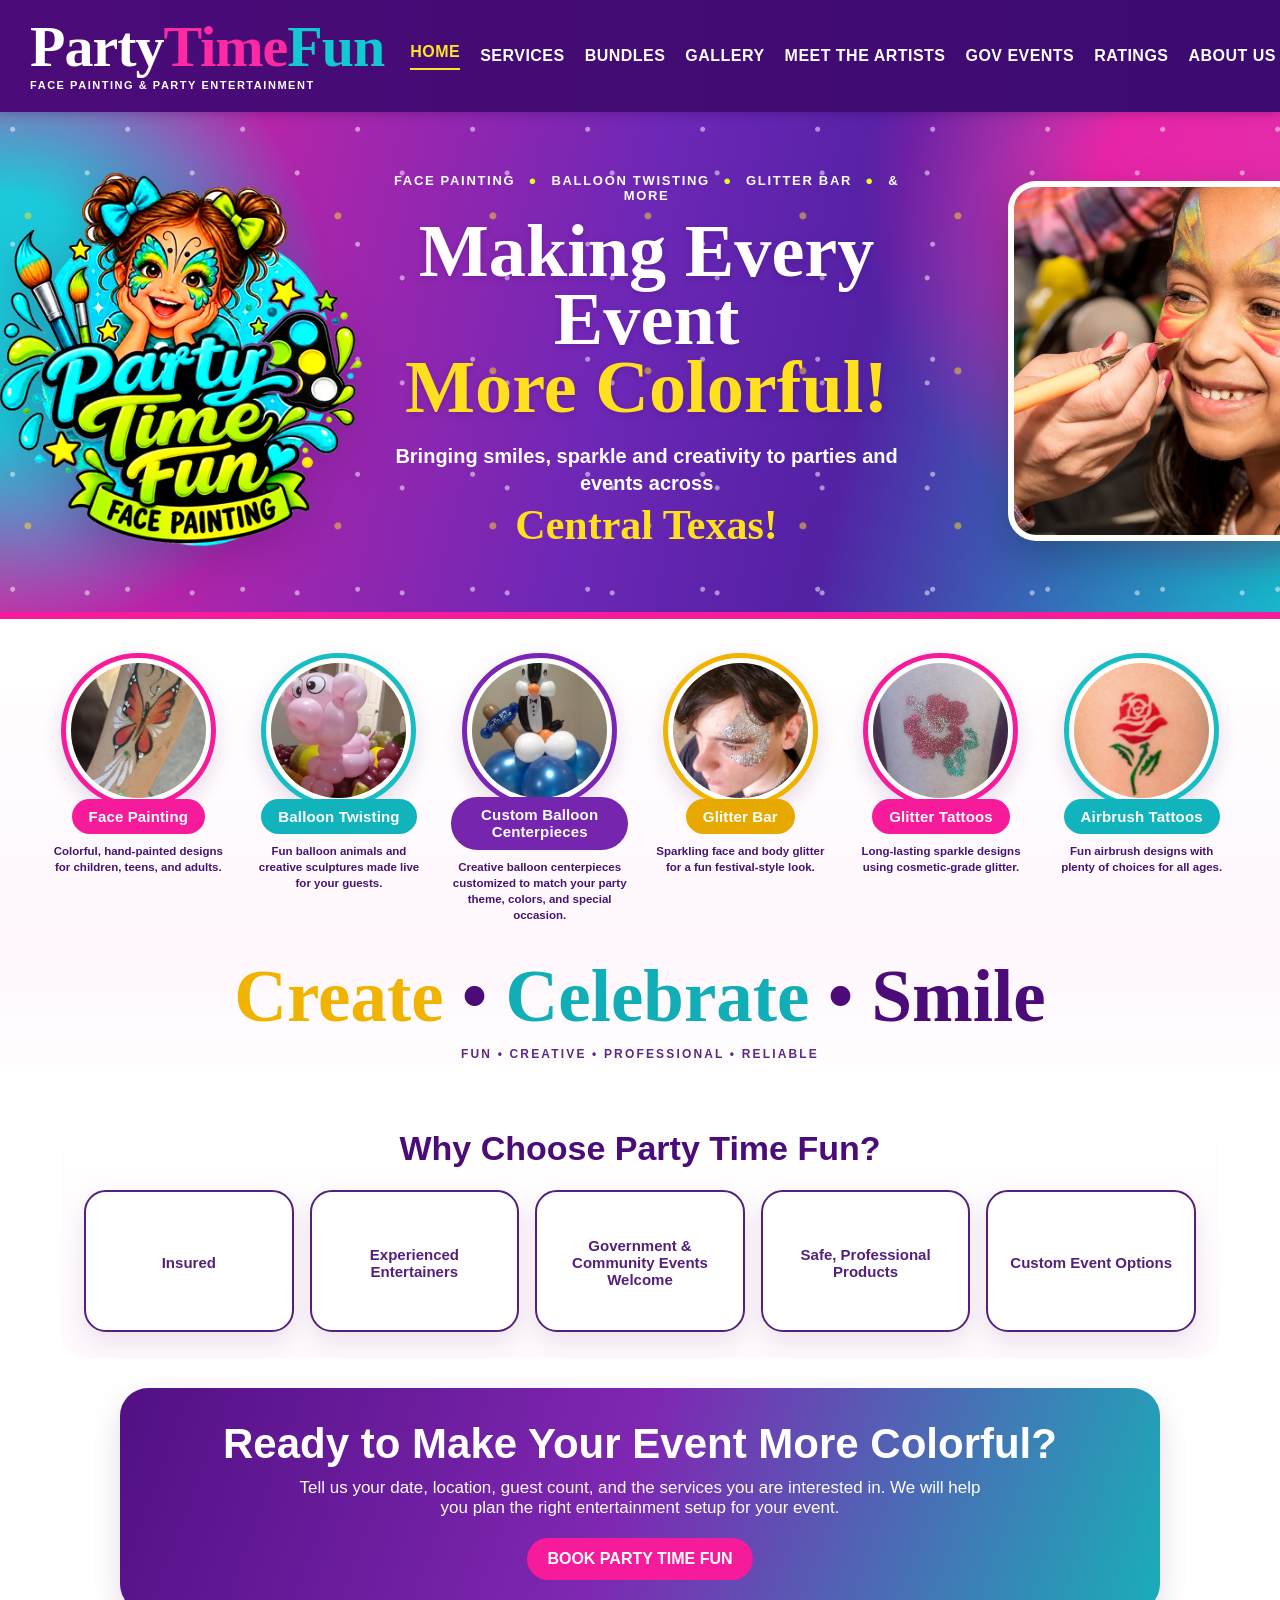
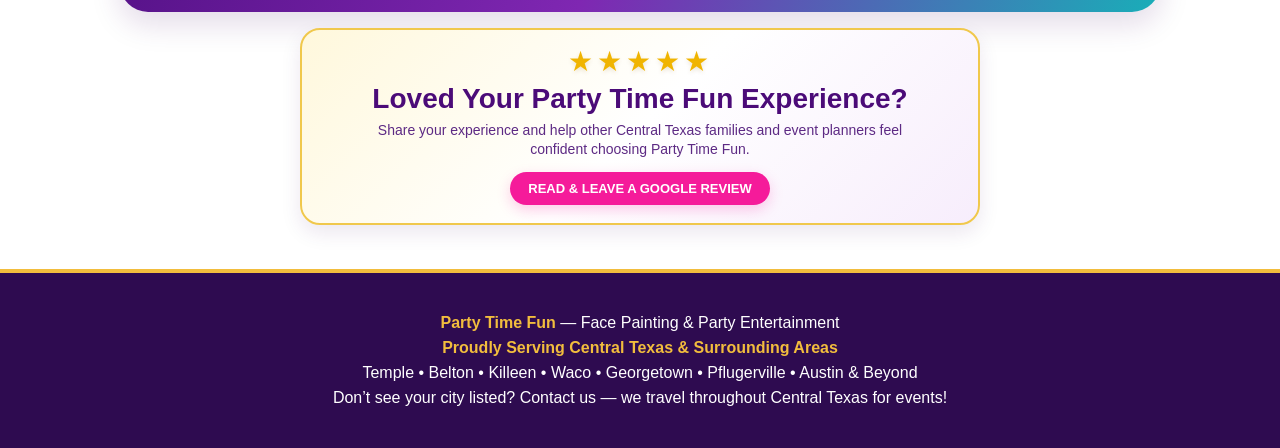
<file: index.html>
<!doctype html>
<html lang="en">
<head>
<meta charset="utf-8">
<meta name="viewport" content="width=device-width,initial-scale=1">
<meta http-equiv="Cache-Control" content="no-cache, no-store, must-revalidate">
<title>Party Time Fun | Home</title>
<meta name="description" content="Face painting, balloon twisting, glitter services and airbrush tattoo designs for events in Central Texas.">
<link rel="stylesheet" href="./styles.css?v=20260825-3">
<link rel="preload" as="image" href="./logo-transparent-mobile.webp?v=20260824-1" media="(max-width:700px)" fetchpriority="high">
<link rel="preload" as="image" href="./logo-transparent.webp?v=20260819-3" media="(min-width:701px)" fetchpriority="high">
<style>
body.home-theme{margin:0;background:#fff;font-family:Arial,Helvetica,sans-serif;color:#3a1268;overflow-x:hidden}.home-theme .top{background:linear-gradient(90deg,#4b0b78,#3b0b70);border-bottom:0;box-shadow:0 2px 10px rgba(43,5,71,.25)}.home-theme .nav{max-width:1400px;margin:auto;min-height:112px;padding:0 30px;display:flex;align-items:center;gap:26px}.brandmark{text-decoration:none;display:flex;flex-direction:column;line-height:.9;min-width:290px;transform:none}.brand-name{font-family:"Brush Script MT","Segoe Script",cursive;font-size:64px;font-weight:900;letter-spacing:-1px}.brand-name .party{color:#fff}.brand-name .time{color:#ff2aa3}.brand-name .fun{color:#12c8d1}.brand-tag{margin-top:8px;color:#fff;font-size:14px;font-weight:900;letter-spacing:.14em}.home-theme .links{margin-left:auto;display:flex;align-items:center;gap:20px}.home-theme .links a{color:#fff;text-decoration:none;font-size:16px;font-weight:800;letter-spacing:.03em;white-space:nowrap}.home-theme .links a.active{color:#ffe32a;border-bottom:2px solid #ffe32a;padding-bottom:7px}.home-theme .book-pill{background:#f51b9a;border-radius:999px;padding:14px 22px;box-shadow:0 6px 18px rgba(245,27,154,.35)}
.color-hero{position:relative;overflow:hidden;color:#fff;background:radial-gradient(circle at 0% 40%,rgba(23,205,219,.98) 0 9%,transparent 25%),radial-gradient(circle at 97% 18%,rgba(255,28,166,.88) 0 11%,transparent 29%),linear-gradient(103deg,#ef1c9a 0%,#a826ac 24%,#6d27b6 48%,#5321a4 66%,#18b7cc 100%)}.color-hero:before{content:"";position:absolute;inset:0;background:radial-gradient(circle at 11% 15%,#fff 0 2px,transparent 3px),radial-gradient(circle at 18% 67%,#ffe126 0 3px,transparent 4px),radial-gradient(circle at 83% 58%,#fff 0 2px,transparent 3px);background-size:115px 115px,155px 155px,105px 105px;opacity:.5;pointer-events:none}.color-inner{position:relative;z-index:1;max-width:1280px;margin:auto;min-height:500px;padding:26px 28px 28px;display:grid;grid-template-columns:31% 43% 26%;gap:16px;align-items:center}.hero-logo-card{text-align:center;isolation:isolate}.hero-logo-card img{display:block;width:min(100%,405px);height:auto;margin:auto;mix-blend-mode:multiply;filter:saturate(1.35) contrast(1.08) drop-shadow(0 14px 22px rgba(52,7,79,.24))}.hero-copy{text-align:center}.service-line{font-size:13px;font-weight:900;letter-spacing:.13em;margin-bottom:14px;text-transform:uppercase}.service-line span{color:#dfff20;margin:0 8px}.hero-copy h1{margin:0;font-family:"Brush Script MT","Segoe Script",cursive;font-size:clamp(54px,5.8vw,82px);line-height:.92;font-weight:900;color:#fff;text-shadow:0 2px 6px rgba(55,4,91,.22)}.hero-copy h1 .headline-first{display:block}.hero-copy h1 strong{display:block;color:#ffe01f}.hero-copy p{max-width:600px;margin:22px auto 0;font-size:20px;line-height:1.35;font-weight:600}.central{margin-top:4px;color:#ffe01f;font-family:"Brush Script MT","Segoe Script",cursive;font-size:42px;font-weight:900}.hero-photo{align-self:center;display:flex;justify-content:center;align-items:center}.hero-photo img{display:block;width:100%;max-width:380px;height:420px;object-fit:cover;object-position:center 24%;border-radius:18px;border:0;box-shadow:0 15px 35px rgba(55,6,88,.2)}
@media(min-width:1051px){.color-inner{transform:translateX(-40px)}.hero-photo{transform:translateX(82px)}}
.service-ribbon{position:relative;background:linear-gradient(180deg,#fff,#fff7fd);padding:34px 24px 24px;border-top:7px solid #f51b9a}.service-showcase{max-width:1180px;margin:auto;display:grid;grid-template-columns:repeat(6,minmax(0,1fr));gap:24px}.service-bubble{text-align:center}.bubble-img{width:155px;height:155px;margin:auto;border-radius:50%;padding:5px;background:#fff;box-shadow:0 8px 20px rgba(71,18,111,.14)}.service-bubble:nth-child(1) .bubble-img{border:5px solid #f51b9a}.service-bubble:nth-child(2) .bubble-img{border:5px solid #18bdc3}.service-bubble:nth-child(3) .bubble-img{border:5px solid #7a25b4}.service-bubble:nth-child(4) .bubble-img{border:5px solid #f0b400}.service-bubble:nth-child(5) .bubble-img{border:5px solid #f51b9a}.service-bubble:nth-child(6) .bubble-img{border:5px solid #18bdc3}.bubble-img img{width:100%;height:100%;object-fit:cover;border-radius:50%;display:block}.service-bubble h3{display:inline-block;position:relative;margin:-11px auto 0;padding:9px 17px;border-radius:999px;color:#fff;font-family:Arial,Helvetica,sans-serif;font-size:18px;line-height:1.15;font-weight:900;letter-spacing:.01em;text-shadow:none;-webkit-font-smoothing:antialiased;text-rendering:optimizeLegibility}.service-bubble:nth-child(1) h3{background:#f51b9a}.service-bubble:nth-child(2) h3{background:#11b4bc}.service-bubble:nth-child(3) h3{background:#7625ae}.service-bubble:nth-child(4) h3{background:#e7a900}.service-bubble:nth-child(5) h3{background:#f51b9a}.service-bubble:nth-child(6) h3{background:#11b4bc}.service-note{display:block;margin:9px auto 0;max-width:175px;color:#46146f;font-family:Arial,Helvetica,sans-serif;font-size:13px;line-height:1.42;font-weight:800;letter-spacing:0;-webkit-font-smoothing:antialiased;text-rendering:optimizeLegibility}.celebrate{text-align:center;padding:8px 20px 42px;background:linear-gradient(180deg,#fff7fd,#fff)}.celebrate h2{font-family:"Brush Script MT","Segoe Script",cursive;font-size:clamp(48px,5.7vw,74px);margin:0;color:#4b0b78}.celebrate h2 .gold{color:#f0b400}.celebrate h2 .teal{color:#12aeb7}.celebrate p{margin:8px 0 0;color:#5d2a84;font-weight:900;letter-spacing:.18em;font-size:12px}.trust-section{max-width:1120px;margin:0 auto 28px;padding:26px 24px;text-align:center}.trust-section h2{margin:0 0 18px;color:#4b0b78;font-size:32px}.trust-grid{display:grid;grid-template-columns:repeat(5,1fr);gap:12px}.trust-item{background:#fff;border:2px solid #eadcf3;border-radius:18px;padding:18px 12px;color:#54207c;font-size:15px;font-weight:900;box-shadow:0 7px 18px rgba(64,15,101,.08)}.trust-check{display:block;margin-bottom:7px;color:#12aeb7;font-size:25px}.home-cta{max-width:1040px;margin:0 auto 16px;padding:32px 26px;border-radius:28px;text-align:center;color:#fff;background:linear-gradient(110deg,#521084,#7f27b2 48%,#19aeb8);box-shadow:0 12px 30px rgba(64,15,101,.15)}.home-cta h2{margin:0 0 10px;font-size:42px}.home-cta p{margin:0 auto 20px;max-width:700px;font-size:17px}.home-cta .btn{display:inline-block;background:#f51b9a;color:#fff;text-decoration:none;font-weight:900;padding:12px 20px;border-radius:999px}
@media(max-width:1050px){.home-theme .nav{flex-wrap:wrap;justify-content:center;padding:10px 18px}.brandmark{transform:none}.home-theme .links{width:100%;justify-content:center;gap:10px 18px;flex-wrap:wrap}.color-inner{grid-template-columns:1fr 1.2fr}.hero-photo{grid-column:1/-1}.hero-photo img{height:340px;max-width:500px;border-radius:26px}.service-showcase{grid-template-columns:repeat(3,minmax(0,1fr))}.trust-grid{grid-template-columns:repeat(3,1fr)}}
@media(max-width:700px){.home-theme .nav{width:100%;box-sizing:border-box}.brandmark{min-width:auto;margin-left:auto;margin-right:auto}.brand-name{font-size:38px}.brand-tag{font-size:10px}.home-theme .links{margin-left:auto;margin-right:auto}.home-theme .links a{font-size:14px}.home-theme .book-pill{padding:8px 12px}.color-inner{width:100%;max-width:100%;box-sizing:border-box;grid-template-columns:1fr;padding:24px 16px 32px;justify-items:center}.hero-logo-card,.hero-copy,.hero-photo{width:100%;max-width:100%;margin-left:auto;margin-right:auto;box-sizing:border-box}.hero-logo-card img{width:min(280px,100%);mix-blend-mode:normal;filter:drop-shadow(0 7px 12px rgba(52,7,79,.20))}.hero-copy h1{font-size:clamp(42px,11.5vw,58px);max-width:100%;margin-left:auto;margin-right:auto}.hero-copy h1 .headline-first,.hero-copy h1 strong{display:block;white-space:normal}.hero-copy h1 strong{margin-top:7px}.hero-copy p{font-size:16px;padding:0 4px}.central{font-size:34px}.hero-photo{grid-column:auto;justify-content:center}.hero-photo img{width:min(100%,360px);height:300px;margin:0 auto;border-radius:24px}.service-showcase{width:100%;box-sizing:border-box;grid-template-columns:repeat(2,minmax(0,1fr));gap:22px 10px}.bubble-img{width:132px;height:132px}.service-bubble h3{font-size:19px;padding:8px 12px}.service-line{width:100%;box-sizing:border-box;font-size:10px;letter-spacing:.06em}.celebrate h2{font-size:44px}.trust-section{padding:18px 14px}.trust-section h2{font-size:27px}.trust-grid{grid-template-columns:1fr 1fr}.trust-item:last-child{grid-column:1/-1}.home-cta{margin:0 14px 14px}.home-cta h2{font-size:34px}}
.home-ratings{max-width:680px;margin:0 auto 44px;padding:18px 20px;text-align:center;border-radius:20px;background:linear-gradient(135deg,#fff8dc,#fff,#f7edfc);border:2px solid #f0c84c;box-shadow:0 8px 20px rgba(64,15,101,.1)}.home-ratings .rating-stars{color:#f0b400;font-size:28px;letter-spacing:4px;line-height:1;margin-bottom:7px;text-shadow:0 2px 4px rgba(130,86,0,.16)}.home-ratings h2{margin:0 0 6px;color:#4b0b78;font-size:28px}.home-ratings p{max-width:570px;margin:0 auto 12px;color:#5d2a84;font-size:14px;line-height:1.4}.home-ratings .btn{display:inline-block;padding:9px 18px;border-radius:999px;background:#f51b9a;color:#fff;text-decoration:none;font-size:13px;font-weight:900;box-shadow:0 5px 14px rgba(245,27,154,.22)}@media(max-width:700px){.home-ratings{margin:0 14px 26px;padding:16px 14px}.home-ratings .rating-stars{font-size:25px;letter-spacing:3px}.home-ratings h2{font-size:23px}}</style>
<script src="./mobile-nav.js?v=20260824-7" defer></script>
<style id="homepage-mobile-centering-fix">
@media(max-width:700px){
html body.home-theme{width:100%!important;max-width:100%!important;margin:0!important;overflow-x:hidden!important}
html body.home-theme .color-hero,html body.home-theme .service-ribbon,html body.home-theme .celebrate,html body.home-theme main{width:100%!important;max-width:100%!important;margin-left:auto!important;margin-right:auto!important;box-sizing:border-box!important}
html body.home-theme .color-inner{width:100%!important;max-width:100%!important;margin:0 auto!important;padding-left:16px!important;padding-right:16px!important;box-sizing:border-box!important;justify-items:center!important}
html body.home-theme .hero-logo-card,html body.home-theme .hero-copy,html body.home-theme .hero-photo{width:100%!important;max-width:100%!important;margin-left:auto!important;margin-right:auto!important;transform:none!important;box-sizing:border-box!important;text-align:center!important}
html body.home-theme .service-line{width:100%!important;max-width:100%!important;margin-left:auto!important;margin-right:auto!important;transform:none!important;white-space:normal!important;text-align:center!important;padding:0!important}
html body.home-theme .hero-copy h1,html body.home-theme .hero-copy h1 .headline-first,html body.home-theme .hero-copy h1 strong{width:100%!important;max-width:100%!important;margin-left:auto!important;margin-right:auto!important;white-space:normal!important;text-align:center!important}
html body.home-theme .hero-copy p,html body.home-theme .central{margin-left:auto!important;margin-right:auto!important;text-align:center!important}
html body.home-theme .hero-photo{padding-left:0!important;padding-right:0!important;justify-content:center!important}
html body.home-theme .hero-photo img{display:block!important;width:min(86vw,340px)!important;max-width:340px!important;height:auto!important;margin-left:auto!important;margin-right:auto!important;object-fit:contain!important}
html body.home-theme .service-showcase{width:100%!important;max-width:100%!important;margin-left:auto!important;margin-right:auto!important;box-sizing:border-box!important}
}
</style>
</head>
<body class="home-theme">
<header class="top"><nav class="nav">
<a class="brandmark" href="./index.html" aria-label="Party Time Fun home"><span class="brand-name"><span class="party">Party</span><span class="time">Time</span><span class="fun">Fun</span></span><span class="brand-tag">FACE PAINTING &amp; PARTY ENTERTAINMENT</span></a>
<div class="links"><a class="active" href="./index.html">HOME</a><a href="./services.html">SERVICES</a><a href="./bundles.html">BUNDLES</a><a href="./gallery.html">GALLERY</a><a href="./government.html">GOV EVENTS</a><a href="./ratings.html">RATINGS</a><a href="./about.html">ABOUT US</a><a href="./contact.html">CONTACT</a></div>
</nav></header>
<main>
<section class="color-hero"><div class="color-inner">
<div class="hero-logo-card"><picture><source media="(max-width:700px)" srcset="./logo-transparent-mobile.webp?v=20260824-1"><img src="./logo-transparent.webp?v=20260819-3" alt="Party Time Fun Face Painting logo" loading="eager" fetchpriority="high" decoding="async"></picture></div>
<div class="hero-copy"><div class="service-line">FACE PAINTING <span>●</span> BALLOON TWISTING <span>●</span> GLITTER BAR <span>●</span> &amp; MORE</div><h1><span class="headline-first">Making Every Event</span><strong>More Colorful!</strong></h1><p>Bringing smiles, sparkle and creativity to parties and events across</p><div class="central">Central Texas!</div></div>
<div class="hero-photo"><img src="./assets/face-feature.webp?v=20260823-1" alt="Party Time Fun featured face painting"></div>
</div></section>
<section class="service-ribbon"><div class="service-showcase">
<div class="service-bubble"><div class="bubble-img"><img src="./assets/face-painting-butterfly.jpg?v=20260819-1" alt="Orange butterfly face painting design"></div><h3>Face Painting</h3><span class="service-note">Colorful, hand-painted designs for children, teens, and adults.</span></div>
<div class="service-bubble"><div class="bubble-img"><img src="./assets/balloon-twisting-pink-animal.jpg?v=20260819-1" alt="Pink balloon animal sculpture"></div><h3>Balloon Twisting</h3><span class="service-note">Fun balloon animals and creative sculptures made live for your guests.</span></div>
<div class="service-bubble"><div class="bubble-img"><img src="./assets/balloon-centerpieces.jpg?v=20260819-1" alt="Penguin custom balloon centerpiece"></div><h3>Custom Balloon Centerpieces</h3><span class="service-note">Creative balloon centerpieces customized to match your party theme, colors, and special occasion.</span></div>
<div class="service-bubble"><div class="bubble-img"><img src="./assets/glitter-bar-silver-face.jpg?v=20260819-1" alt="Silver festival face glitter"></div><h3>Glitter Bar</h3><span class="service-note">Sparkling face and body glitter for a fun festival-style look.</span></div>
<div class="service-bubble"><div class="bubble-img"><img src="./assets/glitter-tattoo-hibiscus.jpg?v=20260819-1" alt="Red and green hibiscus glitter tattoo"></div><h3>Glitter Tattoos</h3><span class="service-note">Long-lasting sparkle designs using cosmetic-grade glitter.</span></div>
<div class="service-bubble"><div class="bubble-img"><img src="./assets/Airbrush Rose.webp?v=20260825-1" alt="Red rose airbrush tattoo design"></div><h3>Airbrush Tattoos</h3><span class="service-note">Fun airbrush designs with plenty of choices for all ages.</span></div>
</div></section>
<section class="celebrate"><h2><span class="gold">Create</span> • <span class="teal">Celebrate</span> • Smile</h2><p>FUN • CREATIVE • PROFESSIONAL • RELIABLE</p></section>
<section class="trust-section"><h2>Why Choose Party Time Fun?</h2><div class="trust-grid"><div class="trust-item"><span class="trust-check">✓</span>Insured</div><div class="trust-item"><span class="trust-check">✓</span>Experienced Entertainers</div><div class="trust-item"><span class="trust-check">✓</span>Government &amp; Community Events Welcome</div><div class="trust-item"><span class="trust-check">✓</span>Safe, Professional Products</div><div class="trust-item"><span class="trust-check">✓</span>Custom Event Options</div></div></section>
<section class="home-cta"><h2>Ready to Make Your Event More Colorful?</h2><p>Tell us your date, location, guest count, and the services you are interested in. We will help you plan the right entertainment setup for your event.</p><a class="btn" href="./book.html">BOOK PARTY TIME FUN</a></section>
<section class="home-ratings"><div class="rating-stars">★★★★★</div><h2>Loved Your Party Time Fun Experience?</h2><p>Share your experience and help other Central Texas families and event planners feel confident choosing Party Time Fun.</p><a class="btn" href="https://g.page/r/CYtyzs0sqrYsEAE/review">READ &amp; LEAVE A GOOGLE REVIEW</a></section>
</main>
<footer><p><strong>Party Time Fun</strong> — Face Painting &amp; Party Entertainment</p><p><strong>Proudly Serving Central Texas &amp; Surrounding Areas</strong></p><p>Temple • Belton • Killeen • Waco • Georgetown • Pflugerville • Austin &amp; Beyond</p><p>Don’t see your city listed? Contact us — we travel throughout Central Texas for events!</p></footer>
</body></html>
</file>
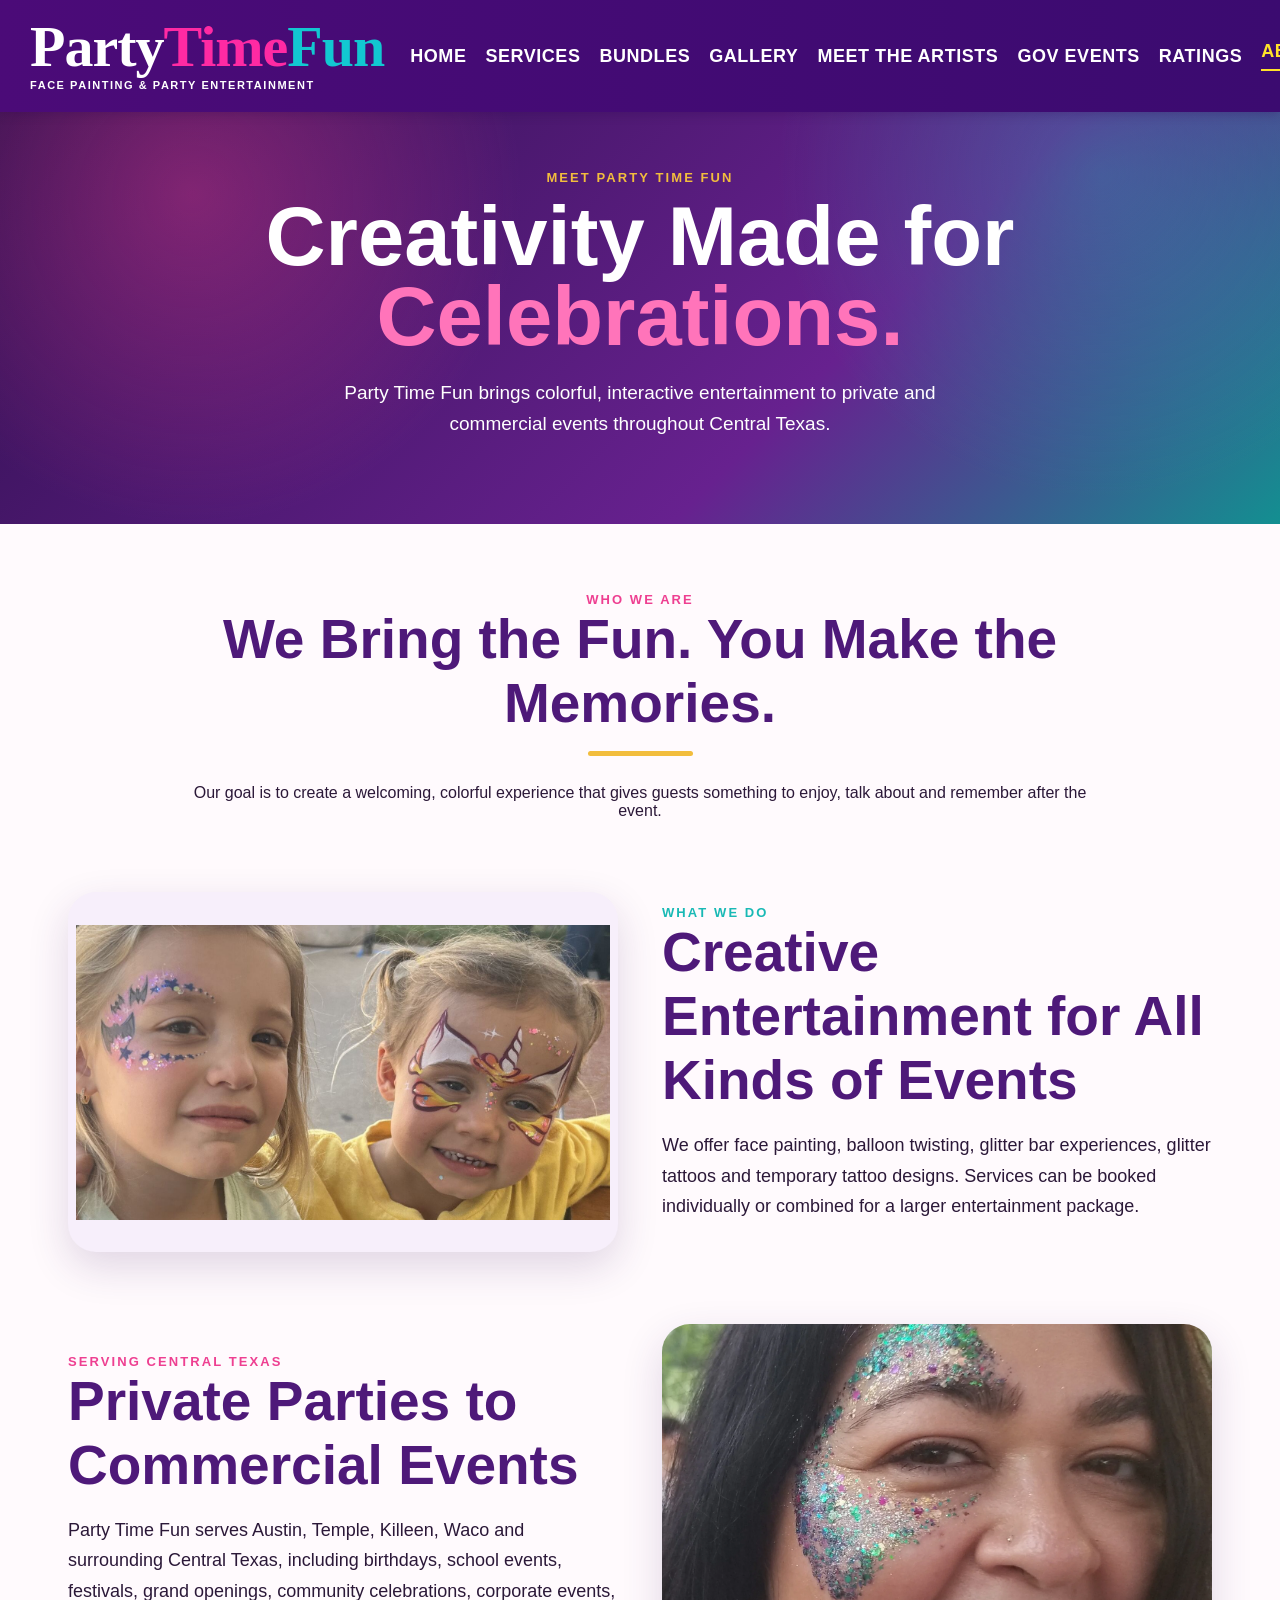
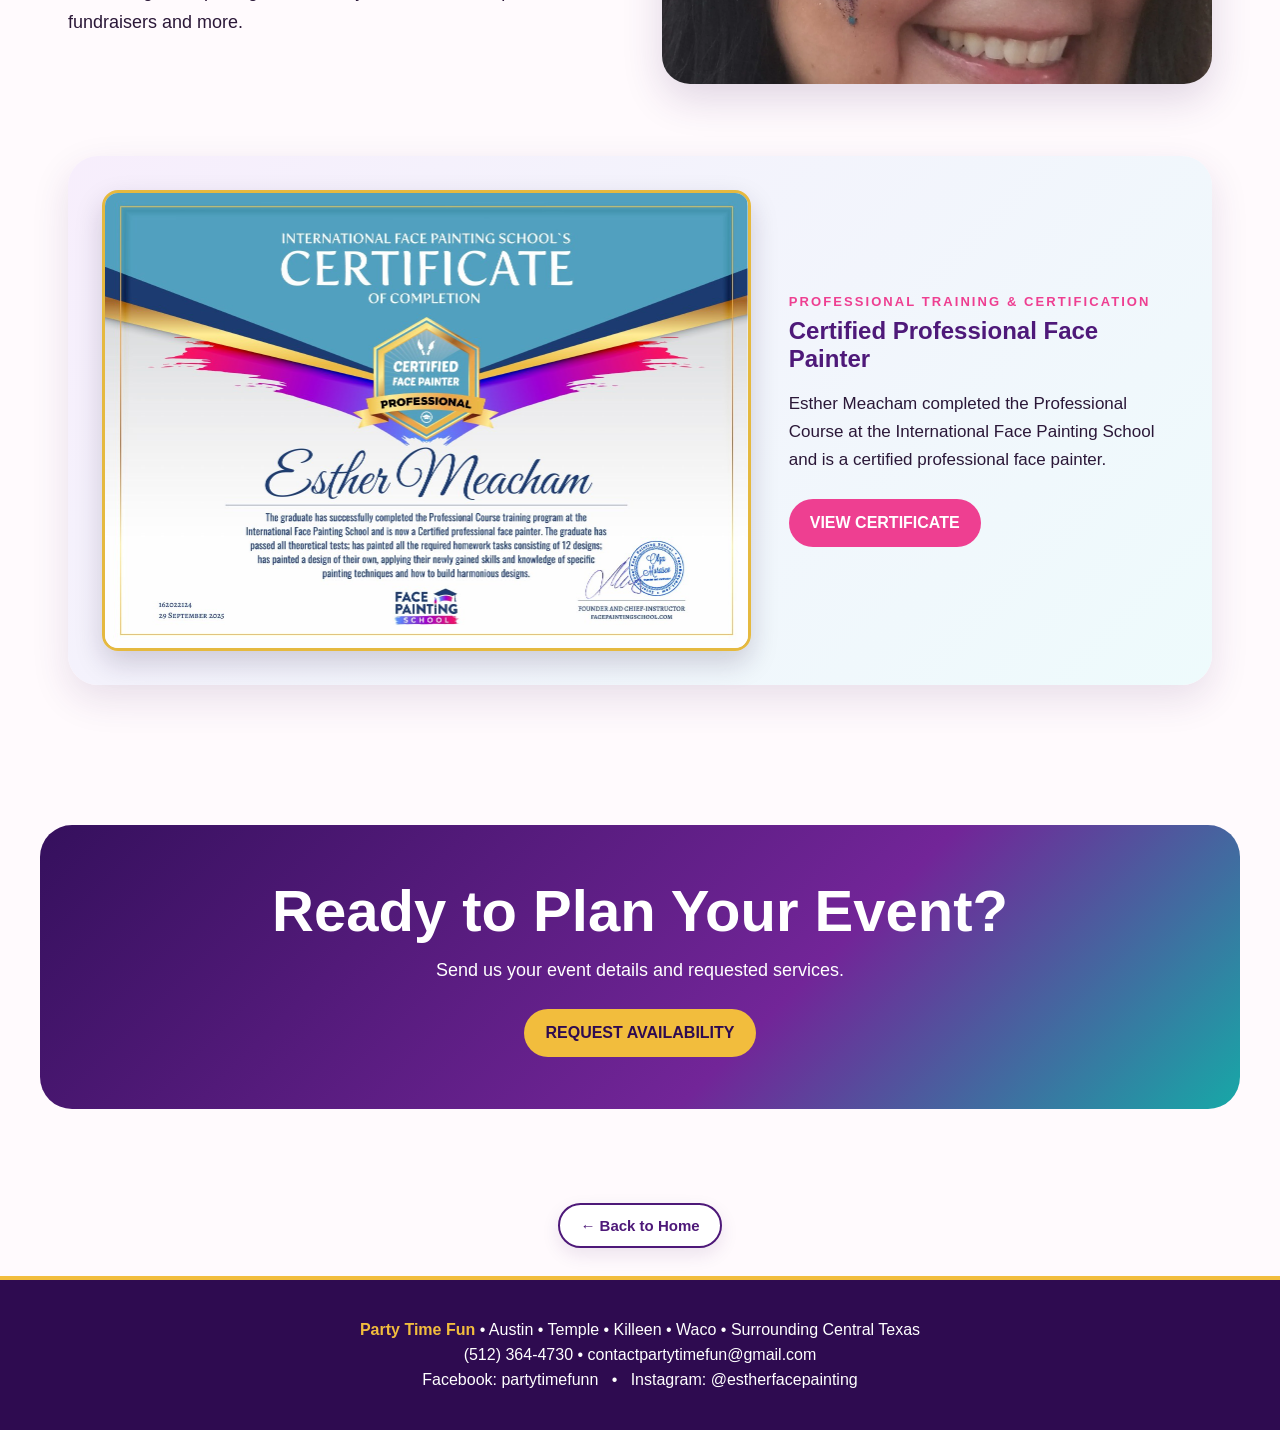
<file: about.html>
<!doctype html><html lang="en"><head><meta charset="utf-8"><meta name="viewport" content="width=device-width,initial-scale=1"><title>Party Time Fun | About Us</title><meta name="description" content="Party Time Fun event entertainment in Central Texas."><link rel="stylesheet" href="styles.css?v=20260824-8"><style>.about-hero-text-only .hero-inner{grid-template-columns:1fr;max-width:1000px;text-align:center}.about-hero-text-only .hero-inner p{margin-left:auto;margin-right:auto}.about-feature-photo{display:block!important;width:100%!important;max-width:100%!important;height:360px!important;object-fit:contain!important;object-position:center!important;background:#f7effb!important;padding:8px!important;border-radius:28px;box-shadow:0 15px 40px rgba(65,22,91,.16)}.certification{margin:72px 0;display:grid;grid-template-columns:1.25fr .75fr;gap:38px;align-items:center;padding:34px;background:linear-gradient(135deg,#f7eefc,#eefbfc);border-radius:30px;box-shadow:0 14px 38px rgba(65,22,91,.12)}.certificate-preview{display:block}.certificate-preview img{display:block;width:100%;height:auto;border-radius:16px;border:3px solid #e5b93f;box-shadow:0 12px 28px rgba(36,18,58,.18)}.certificate-copy h2{margin:8px 0 14px;color:var(--purple)}.certificate-copy p{font-size:17px;line-height:1.65}.certificate-copy .btn{margin-top:8px}.about-balloon-photo{display:block!important;width:88%!important;max-width:88%!important;height:340px!important;aspect-ratio:auto!important;object-fit:contain!important;object-position:center!important;padding:0!important;margin:0 auto;box-sizing:border-box;background:linear-gradient(135deg,#f4fbfb,#fff7fd)!important;border-radius:28px;box-shadow:0 15px 40px rgba(65,22,91,.16);image-rendering:auto;transform:none!important}@media(max-width:800px){.about-feature-photo{height:300px!important;padding:6px!important}.certification{grid-template-columns:1fr;padding:24px}.certificate-copy{text-align:center}.about-balloon-photo{width:94%!important;height:300px!important;max-width:94%!important;aspect-ratio:auto!important;padding:0!important;transform:none!important}}</style><script src="./mobile-nav.js?v=20260821-2" defer></script>
</head><body>
<header class="top"><nav class="nav"><a class="brandmark" href="index.html" aria-label="Party Time Fun home"><span class="brand-name"><span class="party">Party</span><span class="time">Time</span><span class="fun">Fun</span></span><span class="brand-tag">FACE PAINTING &amp; PARTY ENTERTAINMENT</span></a><div class="links"><a href="index.html">HOME</a><a href="services.html">SERVICES</a><a href="bundles.html">BUNDLES</a><a href="gallery.html">GALLERY</a><a class="active" href="about.html">ABOUT US</a><a href="government.html">GOV EVENTS</a><a href="ratings.html">RATINGS</a><a href="book.html">BOOK NOW</a><a href="contact.html">CONTACT</a><a class="book-pill" href="book.html">BOOK NOW</a></div></nav></header>

<section class="hero about-hero-text-only"><div class="hero-inner"><div><div class="eyebrow">Meet Party Time Fun</div><h1>Creativity Made for <span>Celebrations.</span></h1><p>Party Time Fun brings colorful, interactive entertainment to private and commercial events throughout Central Texas.</p></div></div></section>
<main class="wrap"><section class="center"><div class="eyebrow" style="color:var(--pink)">Who We Are</div><h2>We Bring the Fun. You Make the Memories.</h2><div class="goldline"></div><p>Our goal is to create a welcoming, colorful experience that gives guests something to enjoy, talk about and remember after the event.</p></section>
<section class="section"><img class="about-feature-photo" src="assets/about-face-painting.jpg?v=20260820-1" alt="Two smiling children with colorful face painting designs" loading="lazy" decoding="async"><div><div class="eyebrow" style="color:var(--teal)">What We Do</div><h2>Creative Entertainment for All Kinds of Events</h2><p>We offer face painting, balloon twisting, glitter bar experiences, glitter tattoos and temporary tattoo designs. Services can be booked individually or combined for a larger entertainment package.</p></div></section>
<section class="section"><div><div class="eyebrow" style="color:var(--pink)">Serving Central Texas</div><h2>Private Parties to Commercial Events</h2><p>Party Time Fun serves Austin, Temple, Killeen, Waco and surrounding Central Texas, including birthdays, school events, festivals, grand openings, community celebrations, corporate events, fundraisers and more.</p></div><img src="assets/glitter-feature.webp" alt="Party Time Fun glitter service"></section>
<section class="certification"><a class="certificate-preview" href="assets/esther-meacham-face-painting-certificate.pdf" target="_blank" rel="noopener"><img src="assets/esther-meacham-certificate-preview.jpg?v=20260819-1" alt="International Face Painting School professional certificate awarded to Esther Meacham"></a><div class="certificate-copy"><div class="eyebrow" style="color:var(--pink)">Professional Training &amp; Certification</div><h2>Certified Professional Face Painter</h2><p>Esther Meacham completed the Professional Course at the International Face Painting School and is a certified professional face painter.</p><a class="btn btn-primary" href="assets/esther-meacham-face-painting-certificate.pdf" target="_blank" rel="noopener">VIEW CERTIFICATE</a></div></section></main><section class="cta"><h2>Ready to Plan Your Event?</h2><p>Send us your event details and requested services.</p><a class="btn btn-secondary" href="book.html">REQUEST AVAILABILITY</a></section>
<footer><p><strong>Party Time Fun</strong> • Austin • Temple • Killeen • Waco • Surrounding Central Texas</p>
<p><a href="tel:+15123644730">(512) 364-4730</a> • <a href="mailto:contactpartytimefun@gmail.com">contactpartytimefun@gmail.com</a></p>
<p><a href="https://facebook.com/partytimefunn" target="_blank" rel="noopener">Facebook: partytimefunn</a> &nbsp; • &nbsp; <a href="https://instagram.com/estherfacepainting" target="_blank" rel="noopener">Instagram: @estherfacepainting</a></p></footer></body></html>
</file>
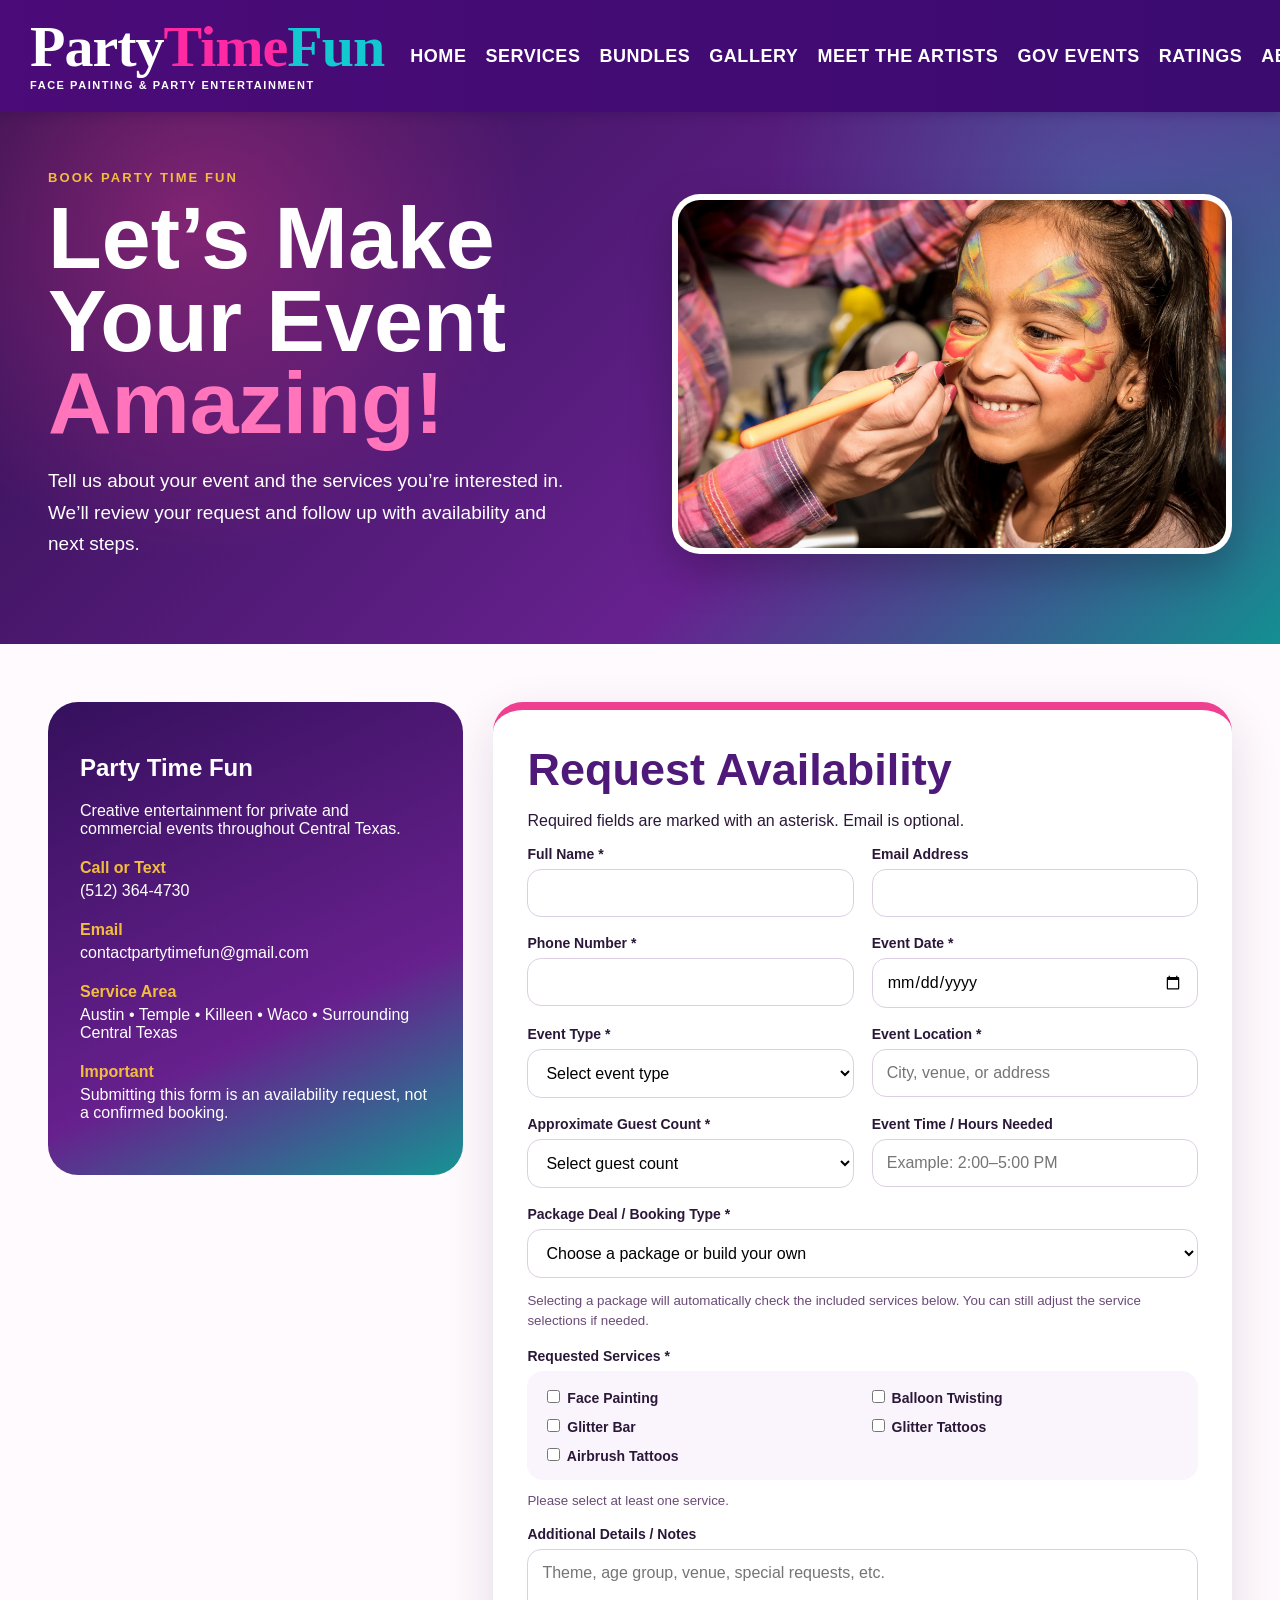
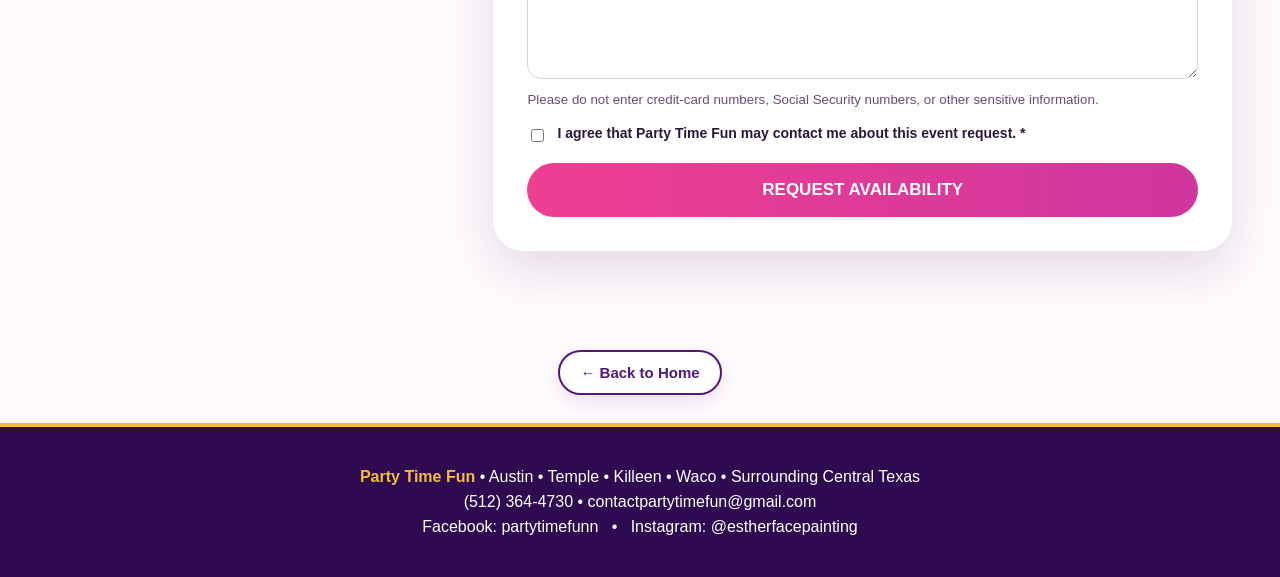
<file: book.html>
<!doctype html><html lang="en"><head><meta charset="utf-8"><meta name="viewport" content="width=device-width,initial-scale=1"><title>Party Time Fun | Book Now</title><meta name="description" content="Party Time Fun event entertainment in Central Texas."><link rel="stylesheet" href="styles.css?v=20260824-8"><script src="./mobile-nav.js?v=20260821-2" defer></script></head><body>
<header class="top"><nav class="nav"><a class="brandmark" href="index.html" aria-label="Party Time Fun home"><span class="brand-name"><span class="party">Party</span><span class="time">Time</span><span class="fun">Fun</span></span><span class="brand-tag">FACE PAINTING &amp; PARTY ENTERTAINMENT</span></a><div class="links"><a href="index.html">HOME</a><a href="services.html">SERVICES</a><a href="bundles.html">BUNDLES</a><a href="gallery.html">GALLERY</a><a href="about.html">ABOUT US</a><a href="government.html">GOV EVENTS</a><a href="ratings.html">RATINGS</a><a class="active" href="book.html">BOOK NOW</a><a href="contact.html">CONTACT</a><a class="book-pill" href="book.html">BOOK NOW</a></div></nav></header>
<section class="hero"><div class="hero-inner"><div><div class="eyebrow">Book Party Time Fun</div><h2 style="font-size:clamp(52px,7vw,88px);line-height:.94;margin:12px 0 20px">Let’s Make Your Event <span style="color:#ff74ba">Amazing!</span></h2><p>Tell us about your event and the services you’re interested in. We’ll review your request and follow up with availability and next steps.</p></div><div class="hero-photo"><img src="assets/face-feature.webp" alt="Party Time Fun face painting"></div></div></section>
<main class="form-layout"><aside class="info-panel"><h2>Party Time Fun</h2><p>Creative entertainment for private and commercial events throughout Central Texas.</p><div class="row"><strong>Call or Text</strong><a href="tel:+15123644730">(512) 364-4730</a></div><div class="row"><strong>Email</strong><a href="mailto:contactpartytimefun@gmail.com">contactpartytimefun@gmail.com</a></div><div class="row"><strong>Service Area</strong>Austin • Temple • Killeen • Waco • Surrounding Central Texas</div><div class="row"><strong>Important</strong>Submitting this form is an availability request, not a confirmed booking.</div></aside>
<section class="form-card"><h1>Request Availability</h1><p>Required fields are marked with an asterisk. Email is optional.</p>
<form action="https://script.google.com/macros/s/AKfycbwS_cEmaQbHGl6bmww0vxfkbJYWxW9sDFQ8XFq80njCx73oghPWB1RuDvLQV-37zDah/exec" method="POST" target="booking-submit-frame">

<input type="text" name="_honey" style="display:none">
<div class="form-grid"><div class="field"><label for="full-name">Full Name *</label><input id="full-name" name="Full Name" required maxlength="100" autocomplete="name"></div><div class="field"><label for="email">Email Address</label><input id="email" type="email" name="Email" maxlength="254" autocomplete="email"></div><div class="field"><label for="phone">Phone Number *</label><input id="phone" type="tel" name="Phone" required maxlength="25" pattern="[0-9+() .-]{7,25}" autocomplete="tel"></div><div class="field"><label for="event-date">Event Date *</label><input id="event-date" type="date" name="Event Date" required></div><div class="field"><label for="event-type">Event Type *</label><select id="event-type" name="Event Type" required><option value="">Select event type</option><option>Birthday Party</option><option>School Event</option><option>Corporate Event</option><option>Festival</option><option>Church Event</option><option>Community Event</option><option>Grand Opening</option><option>Fundraiser</option><option>Private Celebration</option><option>Other</option></select></div><div class="field"><label for="event-location">Event Location *</label><input id="event-location" name="Event Location" placeholder="City, venue, or address" required maxlength="200" autocomplete="street-address"></div><div class="field"><label for="guest-count">Approximate Guest Count *</label><select id="guest-count" name="Guest Count" required><option value="">Select guest count</option><option>Under 25</option><option>25–50</option><option>51–100</option><option>101–200</option><option>201–500</option><option>500+</option></select></div><div class="field"><label for="event-time">Event Time / Hours Needed</label><input id="event-time" name="Event Time / Hours Needed" placeholder="Example: 2:00–5:00 PM" maxlength="100"></div>
<div class="field full"><label for="package-deal">Package Deal / Booking Type *</label><select id="package-deal" name="Package Deal / Booking Type" required><option value="">Choose a package or build your own</option><option value="Build My Own / Individual Services">Build My Own / Individual Services</option><option value="Color & Fun Package">Color &amp; Fun Package — Face Painting + Balloon Twisting</option><option value="Sparkle Package">Sparkle Package — Glitter Bar + Glitter Tattoos</option><option value="Party Favorites Package">Party Favorites Package — Face Painting + Balloon Twisting + Glitter Tattoos</option><option value="Deluxe Party Package">Deluxe Party Package — Face Painting + Balloon Twisting + Glitter Bar + Glitter Tattoos</option><option value="Ultimate Party Time Fun Package">Ultimate Party Time Fun Package — All Five Services</option></select><small style="margin-top:6px;color:#6b4a78;line-height:1.45">Selecting a package will automatically check the included services below. You can still adjust the service selections if needed.</small></div>
<div class="field full"><label>Requested Services *</label><div class="checks"><label for="svc-face"><input id="svc-face" class="service-check" type="checkbox" name="Requested Services" value="Face Painting"> Face Painting</label><label for="svc-balloon"><input id="svc-balloon" class="service-check" type="checkbox" name="Requested Services" value="Balloon Twisting"> Balloon Twisting</label><label for="svc-glitter-bar"><input id="svc-glitter-bar" class="service-check" type="checkbox" name="Requested Services" value="Glitter Bar"> Glitter Bar</label><label for="svc-glitter-tattoos"><input id="svc-glitter-tattoos" class="service-check" type="checkbox" name="Requested Services" value="Glitter Tattoos"> Glitter Tattoos</label><label for="svc-temporary"><input id="svc-temporary" class="service-check" type="checkbox" name="Requested Services" value="Airbrush Tattoos"> Airbrush Tattoos</label></div><small style="margin-top:6px;color:#6b4a78">Please select at least one service.</small></div>
<div class="field full"><label for="details">Additional Details / Notes</label><textarea id="details" name="Additional Details" maxlength="2000" placeholder="Theme, age group, venue, special requests, etc."></textarea><small style="margin-top:6px;color:#6b4a78">Please do not enter credit-card numbers, Social Security numbers, or other sensitive information.</small></div><div class="field full"><label for="consent" style="display:flex;align-items:flex-start;gap:10px;font-weight:700"><input id="consent" type="checkbox" name="Consent to Contact" value="Yes" required style="width:auto;margin-top:4px"> I agree that Party Time Fun may contact me about this event request. *</label></div><div class="field full"><button class="submit" type="submit">REQUEST AVAILABILITY</button></div></div></form>
<iframe name="booking-submit-frame" id="booking-submit-frame" style="display:none"></iframe></section></main>
<footer><p><strong>Party Time Fun</strong> • Austin • Temple • Killeen • Waco • Surrounding Central Texas</p><p><a href="tel:+15123644730">(512) 364-4730</a> • <a href="mailto:contactpartytimefun@gmail.com">contactpartytimefun@gmail.com</a></p><p><a href="https://facebook.com/partytimefunn" target="_blank" rel="noopener">Facebook: partytimefunn</a> &nbsp; • &nbsp; <a href="https://instagram.com/estherfacepainting" target="_blank" rel="noopener">Instagram: @estherfacepainting</a></p></footer>
<script>
const bookingForm = document.querySelector('form[target="booking-submit-frame"]');
const bookingFrame = document.getElementById('booking-submit-frame');
let bookingSubmitted = false;

bookingForm.addEventListener('submit', function () {
  bookingSubmitted = true;
});

bookingFrame.addEventListener('load', function () {
  if (bookingSubmitted) {
    window.location.href = 'thanks.html';
  }
});
</script><script>const packageMap={'Color & Fun Package':['Face Painting','Balloon Twisting'],'Sparkle Package':['Glitter Bar','Glitter Tattoos'],'Party Favorites Package':['Face Painting','Balloon Twisting','Glitter Tattoos'],'Deluxe Party Package':['Face Painting','Balloon Twisting','Glitter Bar','Glitter Tattoos'],'Ultimate Party Time Fun Package':['Face Painting','Balloon Twisting','Glitter Bar','Glitter Tattoos','Airbrush Tattoos']};const packageSlugs={'color-fun':'Color & Fun Package','sparkle':'Sparkle Package','party-favorites':'Party Favorites Package','deluxe':'Deluxe Party Package','ultimate':'Ultimate Party Time Fun Package'};const packageSelect=document.getElementById('package-deal');const checks=[...document.querySelectorAll('.service-check')];function applyPackage(name){if(!packageMap[name])return;const included=new Set(packageMap[name]);checks.forEach(c=>c.checked=included.has(c.value));}packageSelect.addEventListener('change',()=>applyPackage(packageSelect.value));const requestedPackage=new URLSearchParams(window.location.search).get('package');if(requestedPackage&&packageSlugs[requestedPackage]){packageSelect.value=packageSlugs[requestedPackage];applyPackage(packageSelect.value);}</script></body></html>
</file>
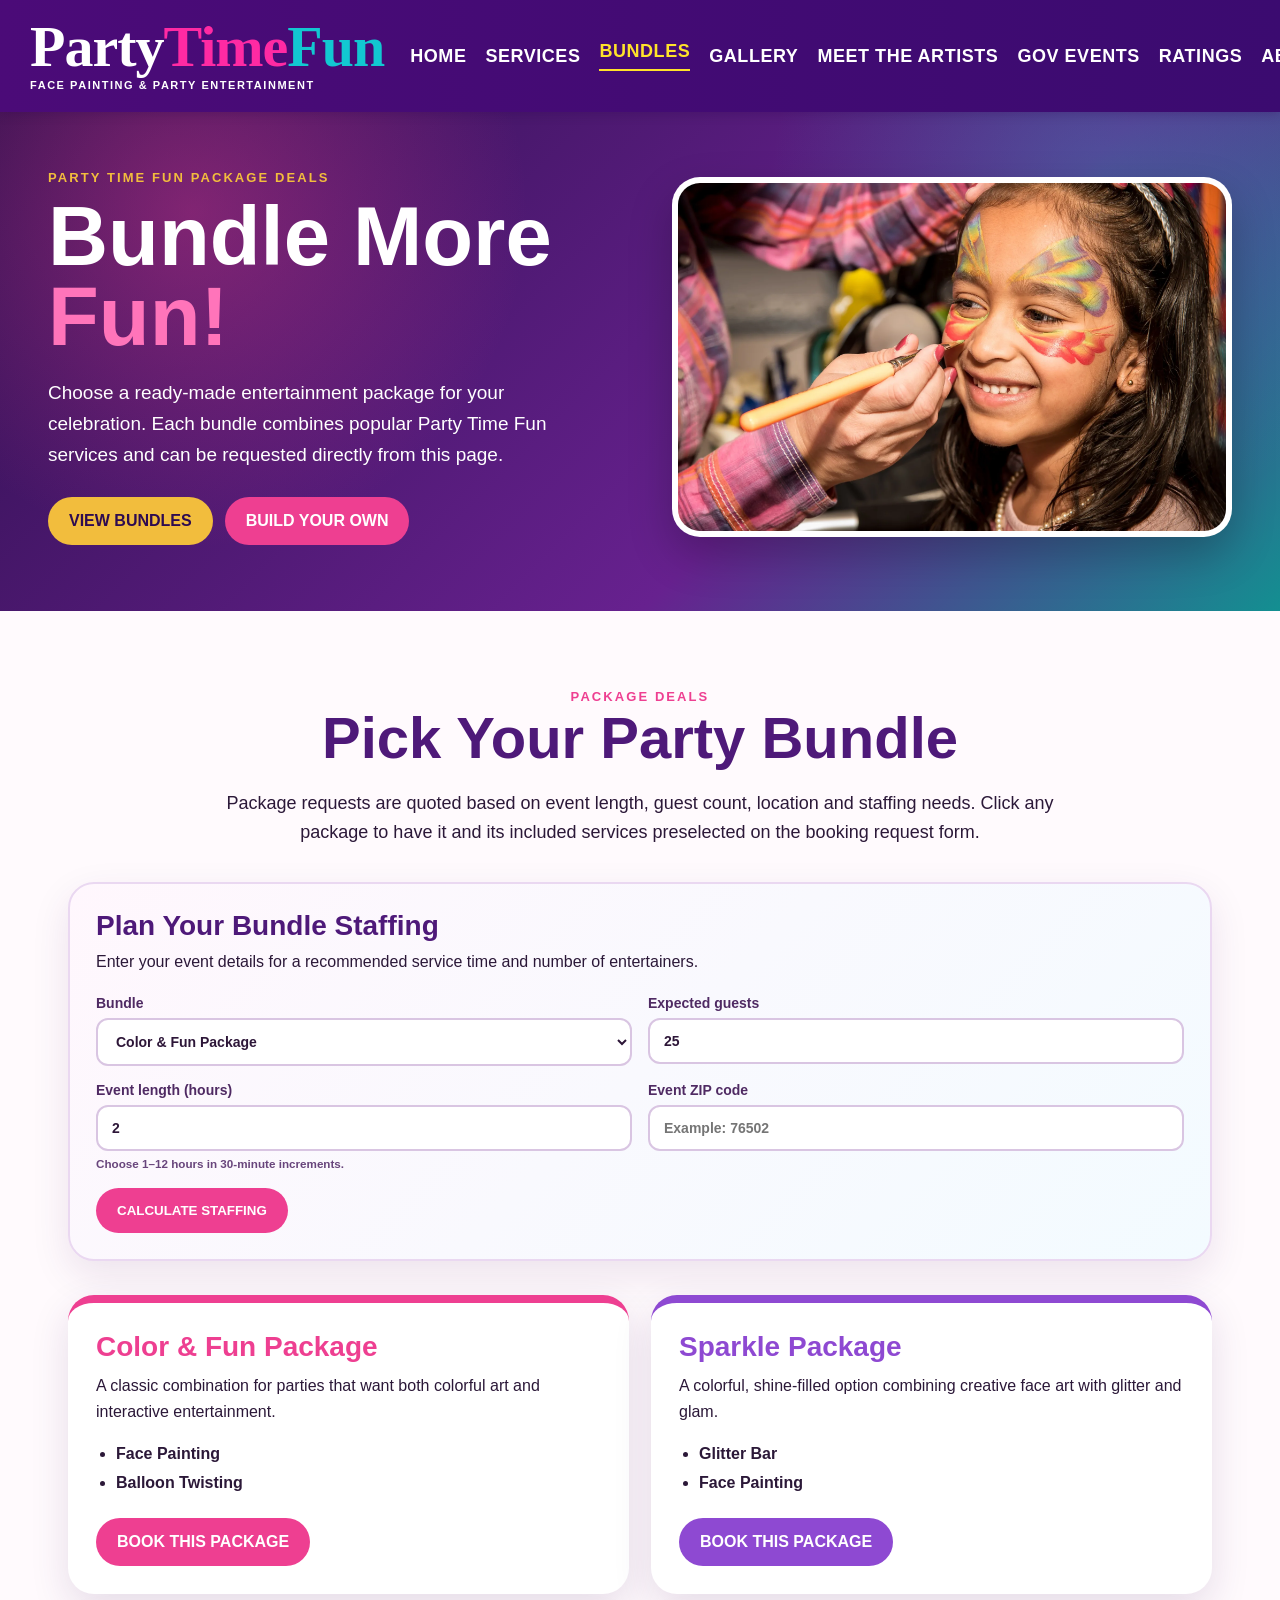
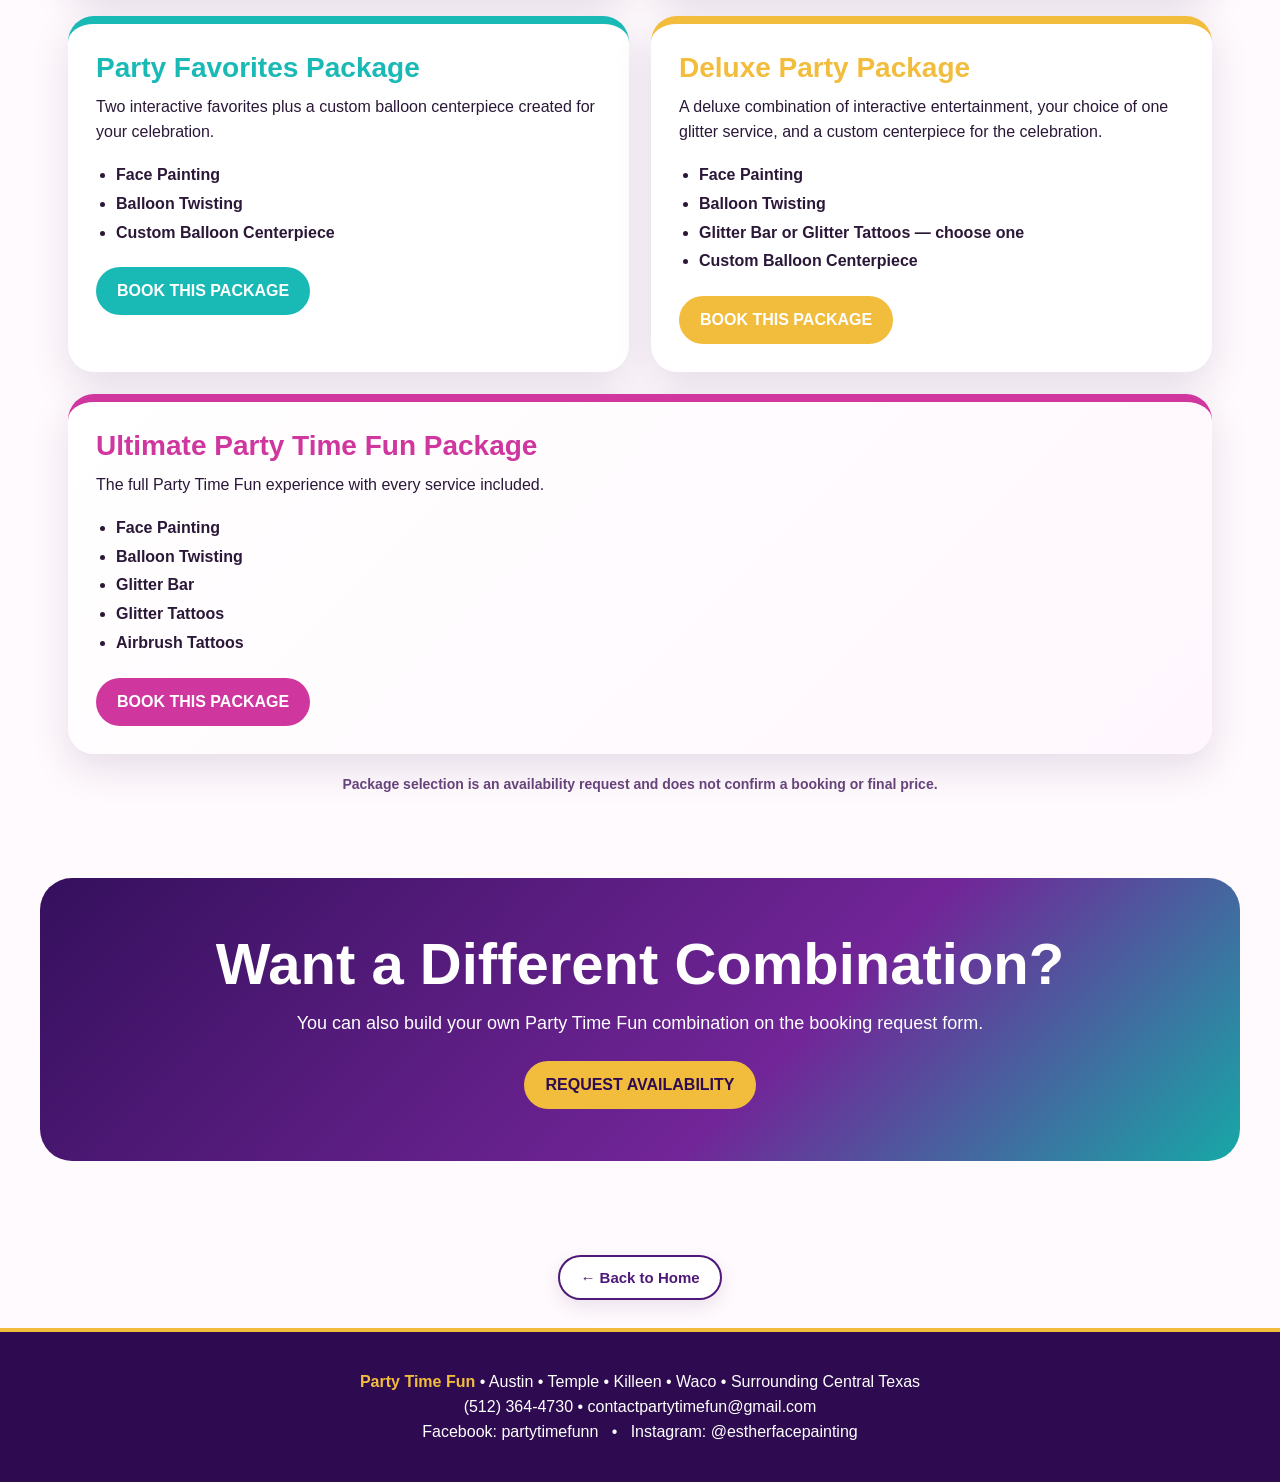
<file: bundles.html>
<!doctype html><html lang="en"><head><meta charset="utf-8"><meta name="viewport" content="width=device-width,initial-scale=1"><title>Party Time Fun | Bundles</title><meta name="description" content="Party Time Fun package bundles for events in Central Texas."><link rel="stylesheet" href="styles.css?v=20260824-8"><style>.packages{margin:10px 0 18px}.packages-intro{text-align:center;max-width:850px;margin:0 auto 34px}.packages-intro h2{font-size:clamp(38px,5vw,58px);color:var(--purple);margin:0 0 12px}.packages-intro p{font-size:18px;line-height:1.65}.package-grid{display:grid;grid-template-columns:repeat(2,minmax(0,1fr));gap:22px}.package-card{position:relative;background:#fff;border-radius:26px;padding:28px;box-shadow:0 14px 38px rgba(65,22,91,.13);border-top:8px solid var(--accent)}.package-card.featured{grid-column:1/-1;background:linear-gradient(135deg,#fff,#fff7fd)}.package-card h3{color:var(--accent);font-size:28px;margin:0 0 10px}.package-card p{line-height:1.6;margin:0 0 16px}.package-list{margin:0 0 20px;padding-left:20px;line-height:1.8;font-weight:700}.package-card .btn{background:var(--accent);color:#fff}.package-note{text-align:center;margin-top:22px;color:#68457c;font-size:14px;font-weight:700}@media(max-width:700px){.package-grid{grid-template-columns:1fr}.package-card.featured{grid-column:auto}.package-card{padding:22px}}.bundle-calculator{margin:0 auto 34px;padding:26px;background:linear-gradient(135deg,#fff7fd,#f3fbff);border:2px solid #ead8f1;border-radius:26px;box-shadow:0 14px 38px rgba(65,22,91,.1)}.bundle-calculator h3{margin:0 0 8px;color:var(--purple);font-size:28px}.bundle-calculator>p{margin:0 0 20px;line-height:1.55}.calculator-fields{display:grid;grid-template-columns:repeat(2,minmax(0,1fr));gap:16px}.calculator-fields label{font-weight:800;color:#4f2a63}.calculator-fields select,.calculator-fields input{display:block;width:100%;box-sizing:border-box;margin-top:7px;padding:13px 14px;border:2px solid #d9c5e2;border-radius:12px;background:#fff;color:#2d1638;font:inherit}.calculator-fields select:focus,.calculator-fields input:focus{outline:3px solid rgba(207,54,158,.18);border-color:#cf369e}.calculator-action{margin-top:18px;border:0;cursor:pointer}.calculator-result{display:none;margin-top:22px;padding:20px;border-radius:18px;background:#fff;border-left:7px solid var(--teal)}.calculator-result.show{display:block}.result-grid{display:grid;grid-template-columns:repeat(3,1fr);gap:12px;margin:14px 0}.result-box{padding:14px;text-align:center;border-radius:14px;background:#f6eef9}.result-box strong{display:block;font-size:27px;color:var(--purple)}.result-box span{font-size:13px;font-weight:800;color:#68457c}.result-note{font-size:13px;color:#68457c;line-height:1.5}@media(max-width:700px){.calculator-fields,.result-grid{grid-template-columns:1fr}}</style><script src="./mobile-nav.js?v=20260821-2" defer></script>
</head><body>
<header class="top"><nav class="nav"><a class="brandmark" href="index.html" aria-label="Party Time Fun home"><span class="brand-name"><span class="party">Party</span><span class="time">Time</span><span class="fun">Fun</span></span><span class="brand-tag">FACE PAINTING &amp; PARTY ENTERTAINMENT</span></a><div class="links"><a href="index.html">HOME</a><a href="services.html">SERVICES</a><a class="active" href="bundles.html">BUNDLES</a><a href="gallery.html">GALLERY</a><a href="about.html">ABOUT US</a><a href="government.html">GOV EVENTS</a><a href="ratings.html">RATINGS</a><a href="book.html">BOOK NOW</a><a href="contact.html">CONTACT</a><a class="book-pill" href="book.html">BOOK NOW</a></div></nav></header>
<section class="hero"><div class="hero-inner"><div><div class="eyebrow">Party Time Fun Package Deals</div><h1>Bundle More <span>Fun!</span></h1><p>Choose a ready-made entertainment package for your celebration. Each bundle combines popular Party Time Fun services and can be requested directly from this page.</p><div class="btns"><a class="btn btn-secondary" href="#packages">VIEW BUNDLES</a><a class="btn btn-primary" href="book.html">BUILD YOUR OWN</a></div></div><div class="hero-photo"><img src="assets/face-feature.webp?v=20260819-4" alt="Party Time Fun featured face painting"></div></div></section>
<main class="wrap"><section class="packages" id="packages"><div class="packages-intro"><div class="eyebrow" style="color:var(--pink)">Package Deals</div><h2>Pick Your Party Bundle</h2><p>Package requests are quoted based on event length, guest count, location and staffing needs. Click any package to have it and its included services preselected on the booking request form.</p></div><section class="bundle-calculator" aria-labelledby="calculator-title"><h3 id="calculator-title">Plan Your Bundle Staffing</h3><p>Enter your event details for a recommended service time and number of entertainers.</p><div class="calculator-fields"><label>Bundle<select id="calc-package"><option value="color-fun">Color &amp; Fun Package</option><option value="sparkle">Sparkle Package</option><option value="party-favorites">Party Favorites Package</option><option value="deluxe">Deluxe Party Package</option><option value="ultimate">Ultimate Party Time Fun Package</option></select></label><label>Expected guests<input id="calc-guests" type="number" min="1" max="1000" value="25" inputmode="numeric"></label><label>Event length (hours)<input id="calc-hours" type="number" min="1" max="12" step="0.5" value="2" inputmode="decimal" aria-describedby="calc-hours-help"><small id="calc-hours-help" style="display:block;margin-top:6px;color:#68457c;font-weight:600">Choose 1–12 hours in 30-minute increments.</small></label><label>Event ZIP code<input id="calc-zip" type="text" inputmode="numeric" autocomplete="postal-code" pattern="[0-9]{5}" maxlength="5" placeholder="Example: 76502" required></label></div><button class="btn btn-primary calculator-action" id="calculate-bundle" type="button">CALCULATE STAFFING</button><div class="calculator-result" id="calculator-result" aria-live="polite"></div></section><div class="package-grid">
<article class="package-card" style="--accent:var(--pink)"><h3>Color &amp; Fun Package</h3><p>A classic combination for parties that want both colorful art and interactive entertainment.</p><ul class="package-list"><li>Face Painting</li><li>Balloon Twisting</li></ul><a class="btn" href="book.html?package=color-fun">BOOK THIS PACKAGE</a></article>
<article class="package-card" style="--accent:#8e49d2"><h3>Sparkle Package</h3><p>A colorful, shine-filled option combining creative face art with glitter and glam.</p><ul class="package-list"><li>Glitter Bar</li><li>Face Painting</li></ul><a class="btn" href="book.html?package=sparkle">BOOK THIS PACKAGE</a></article>
<article class="package-card" style="--accent:var(--teal)"><h3>Party Favorites Package</h3><p>Two interactive favorites plus a custom balloon centerpiece created for your celebration.</p><ul class="package-list"><li>Face Painting</li><li>Balloon Twisting</li><li>Custom Balloon Centerpiece</li></ul><a class="btn" href="book.html?package=party-favorites">BOOK THIS PACKAGE</a></article>
<article class="package-card" style="--accent:var(--gold)"><h3>Deluxe Party Package</h3><p>A deluxe combination of interactive entertainment, your choice of one glitter service, and a custom centerpiece for the celebration.</p><ul class="package-list"><li>Face Painting</li><li>Balloon Twisting</li><li>Glitter Bar <strong>or</strong> Glitter Tattoos — choose one</li><li>Custom Balloon Centerpiece</li></ul><a class="btn" href="book.html?package=deluxe">BOOK THIS PACKAGE</a></article>
<article class="package-card featured" style="--accent:#cf369e"><h3>Ultimate Party Time Fun Package</h3><p>The full Party Time Fun experience with every service included.</p><ul class="package-list"><li>Face Painting</li><li>Balloon Twisting</li><li>Glitter Bar</li><li>Glitter Tattoos</li><li>Airbrush Tattoos</li></ul><a class="btn" href="book.html?package=ultimate">BOOK THIS PACKAGE</a></article>
</div><p class="package-note">Package selection is an availability request and does not confirm a booking or final price.</p></section></main>
<section class="cta"><h2>Want a Different Combination?</h2><p>You can also build your own Party Time Fun combination on the booking request form.</p><a class="btn btn-secondary" href="book.html">REQUEST AVAILABILITY</a></section>
<footer><p><strong>Party Time Fun</strong> • Austin • Temple • Killeen • Waco • Surrounding Central Texas</p><p><a href="tel:+15123644730">(512) 364-4730</a> • <a href="mailto:contactpartytimefun@gmail.com">contactpartytimefun@gmail.com</a></p><p><a href="https://facebook.com/partytimefunn" target="_blank" rel="noopener">Facebook: partytimefunn</a> &nbsp; • &nbsp; <a href="https://instagram.com/estherfacepainting" target="_blank" rel="noopener">Instagram: @estherfacepainting</a></p></footer><script>
(function(){
const packages={
"color-fun":[["Face Painting",12],["Balloon Twisting",15]],
"sparkle":[["Glitter Bar",20],["Face Painting",12]],
"party-favorites":[["Face Painting",12],["Balloon Twisting",15],["Custom Balloon Centerpiece",999]],
"deluxe":[["Face Painting",12],["Balloon Twisting",15],["Glitter Bar or Glitter Tattoos",20],["Custom Balloon Centerpiece",999]],
"ultimate":[["Face Painting",12],["Balloon Twisting",15],["Glitter Bar",20],["Glitter Tattoos",25],["Airbrush Tattoos",25]]
};
const names={"color-fun":"Color & Fun","sparkle":"Sparkle","party-favorites":"Party Favorites","deluxe":"Deluxe Party","ultimate":"Ultimate Party Time Fun"};
document.getElementById("calculate-bundle").addEventListener("click",function(){
const key=document.getElementById("calc-package").value;
const guests=Math.max(1,Number(document.getElementById("calc-guests").value)||1);
const hours=Math.min(12,Math.max(1,Number(document.getElementById("calc-hours").value)||2));
document.getElementById("calc-hours").value=hours;
const zipInput=document.getElementById("calc-zip");
const zip=zipInput.value.trim();
if(!/^\d{5}$/.test(zip)){
zipInput.setCustomValidity("Please enter a 5-digit ZIP code.");
zipInput.reportValidity();
return;
}
zipInput.setCustomValidity("");
const services=packages[key];
let entertainers=0;
let longest=0;
services.forEach(function(service){
const staff=Math.max(1,Math.ceil(guests/(service[1]*hours)));
entertainers+=staff;
longest=Math.max(longest,guests/(service[1]*staff));
});
const recommendedHours=Math.ceil(longest*2)/2+0.5;
const travel="Travel distance, setup time and any travel fee for ZIP code "+zip+" will be confirmed after the event address is reviewed.";
const result=document.getElementById("calculator-result");
result.innerHTML="<h3>"+names[key]+" Estimate</h3><div class=\"result-grid\"><div class=\"result-box\"><strong>"+guests+"</strong><span>Guests</span></div><div class=\"result-box\"><strong>"+recommendedHours+(recommendedHours===1?" hour":" hours")+"</strong><span>Estimated Service Time</span></div><div class=\"result-box\"><strong>"+entertainers+"</strong><span>Recommended Entertainers</span></div></div><p><strong>ZIP code:</strong> "+zip+"</p><p class=\"result-note\">This estimate assumes every guest may participate in each included service. "+travel+" Final staffing, travel time, availability and price are confirmed after your booking request.</p><a class=\"btn btn-secondary\" href=\"book.html?package="+key+"&guests="+encodeURIComponent(guests)+"&hours="+encodeURIComponent(hours)+"&zip="+encodeURIComponent(zip)+"\">REQUEST THIS BUNDLE</a>";
result.classList.add("show");
result.scrollIntoView({behavior:"smooth",block:"nearest"});
});
})();
</script></body></html>
</file>
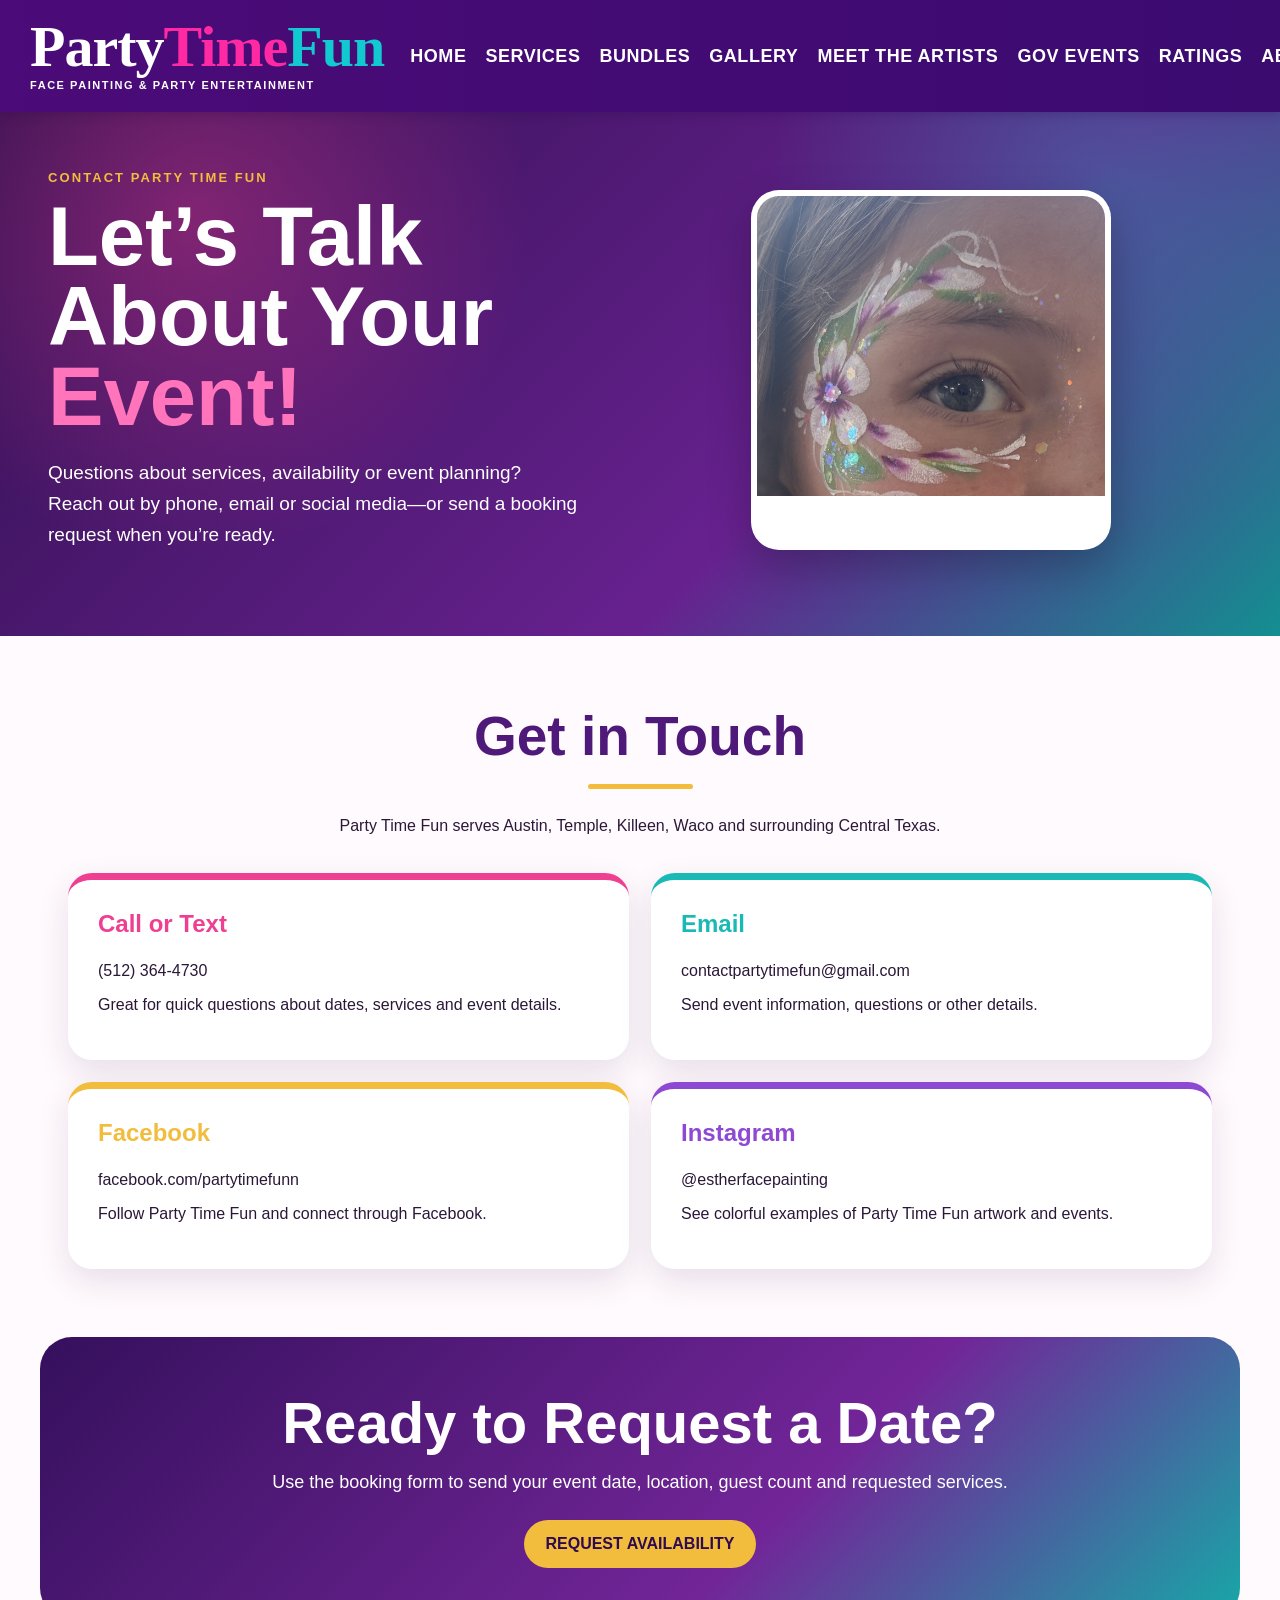
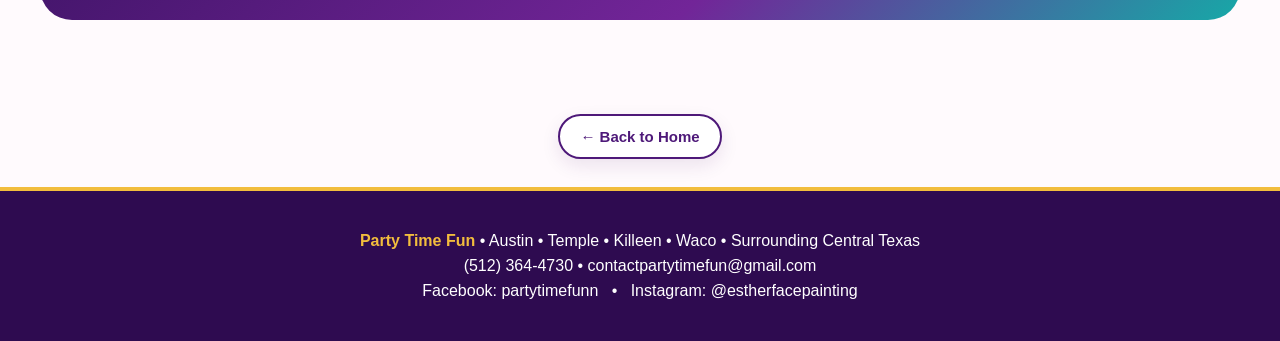
<file: contact.html>
<!doctype html><html lang="en"><head><meta charset="utf-8"><meta name="viewport" content="width=device-width,initial-scale=1"><title>Party Time Fun | Contact</title><meta name="description" content="Party Time Fun event entertainment in Central Texas."><link rel="stylesheet" href="styles.css?v=20260824-8"><style>.hero-photo.contact-hero-photo{max-width:360px;justify-self:center}.hero-photo.contact-hero-photo img{width:100%;height:300px;object-fit:cover;object-position:center 42%}@media(max-width:600px){.hero-photo.contact-hero-photo{max-width:300px}.hero-photo.contact-hero-photo img{height:260px}}</style><script src="./mobile-nav.js?v=20260821-2" defer></script>
</head><body>
<header class="top"><nav class="nav"><a class="brandmark" href="index.html" aria-label="Party Time Fun home"><span class="brand-name"><span class="party">Party</span><span class="time">Time</span><span class="fun">Fun</span></span><span class="brand-tag">FACE PAINTING &amp; PARTY ENTERTAINMENT</span></a><div class="links"><a href="index.html">HOME</a><a href="services.html">SERVICES</a><a href="bundles.html">BUNDLES</a><a href="gallery.html">GALLERY</a><a href="about.html">ABOUT US</a><a href="government.html">GOV EVENTS</a><a href="ratings.html">RATINGS</a><a href="book.html">BOOK NOW</a><a class="active" href="contact.html">CONTACT</a><a class="book-pill" href="book.html">BOOK NOW</a></div></nav></header>

<section class="hero"><div class="hero-inner"><div><div class="eyebrow">Contact Party Time Fun</div><h1>Let’s Talk About Your <span>Event!</span></h1><p>Questions about services, availability or event planning? Reach out by phone, email or social media—or send a booking request when you’re ready.</p></div><div class="hero-photo contact-hero-photo"><img src="assets/homepage-main-facepaint.jpg?v=20260819-4" alt="Floral eye face painting by Party Time Fun"></div></div></section>
<main class="wrap"><section class="center"><h2>Get in Touch</h2><div class="goldline"></div><p>Party Time Fun serves Austin, Temple, Killeen, Waco and surrounding Central Texas.</p></section>
<div class="contact-grid">
<div class="contact-card" style="--accent:var(--pink)"><h3>Call or Text</h3><p><a href="tel:+15123644730">(512) 364-4730</a></p><p>Great for quick questions about dates, services and event details.</p></div>
<div class="contact-card" style="--accent:var(--teal)"><h3>Email</h3><p><a href="mailto:contactpartytimefun@gmail.com">contactpartytimefun@gmail.com</a></p><p>Send event information, questions or other details.</p></div>
<div class="contact-card" style="--accent:var(--gold)"><h3>Facebook</h3><p><a href="https://facebook.com/partytimefunn" target="_blank" rel="noopener">facebook.com/partytimefunn</a></p><p>Follow Party Time Fun and connect through Facebook.</p></div>
<div class="contact-card" style="--accent:#8e49d2"><h3>Instagram</h3><p><a href="https://instagram.com/estherfacepainting" target="_blank" rel="noopener">@estherfacepainting</a></p><p>See colorful examples of Party Time Fun artwork and events.</p></div>
</div></main>
<section class="cta"><h2>Ready to Request a Date?</h2><p>Use the booking form to send your event date, location, guest count and requested services.</p><a class="btn btn-secondary" href="book.html">REQUEST AVAILABILITY</a></section>
<footer><p><strong>Party Time Fun</strong> • Austin • Temple • Killeen • Waco • Surrounding Central Texas</p>
<p><a href="tel:+15123644730">(512) 364-4730</a> • <a href="mailto:contactpartytimefun@gmail.com">contactpartytimefun@gmail.com</a></p>
<p><a href="https://facebook.com/partytimefunn" target="_blank" rel="noopener">Facebook: partytimefunn</a> &nbsp; • &nbsp; <a href="https://instagram.com/estherfacepainting" target="_blank" rel="noopener">Instagram: @estherfacepainting</a></p></footer></body></html>
</file>
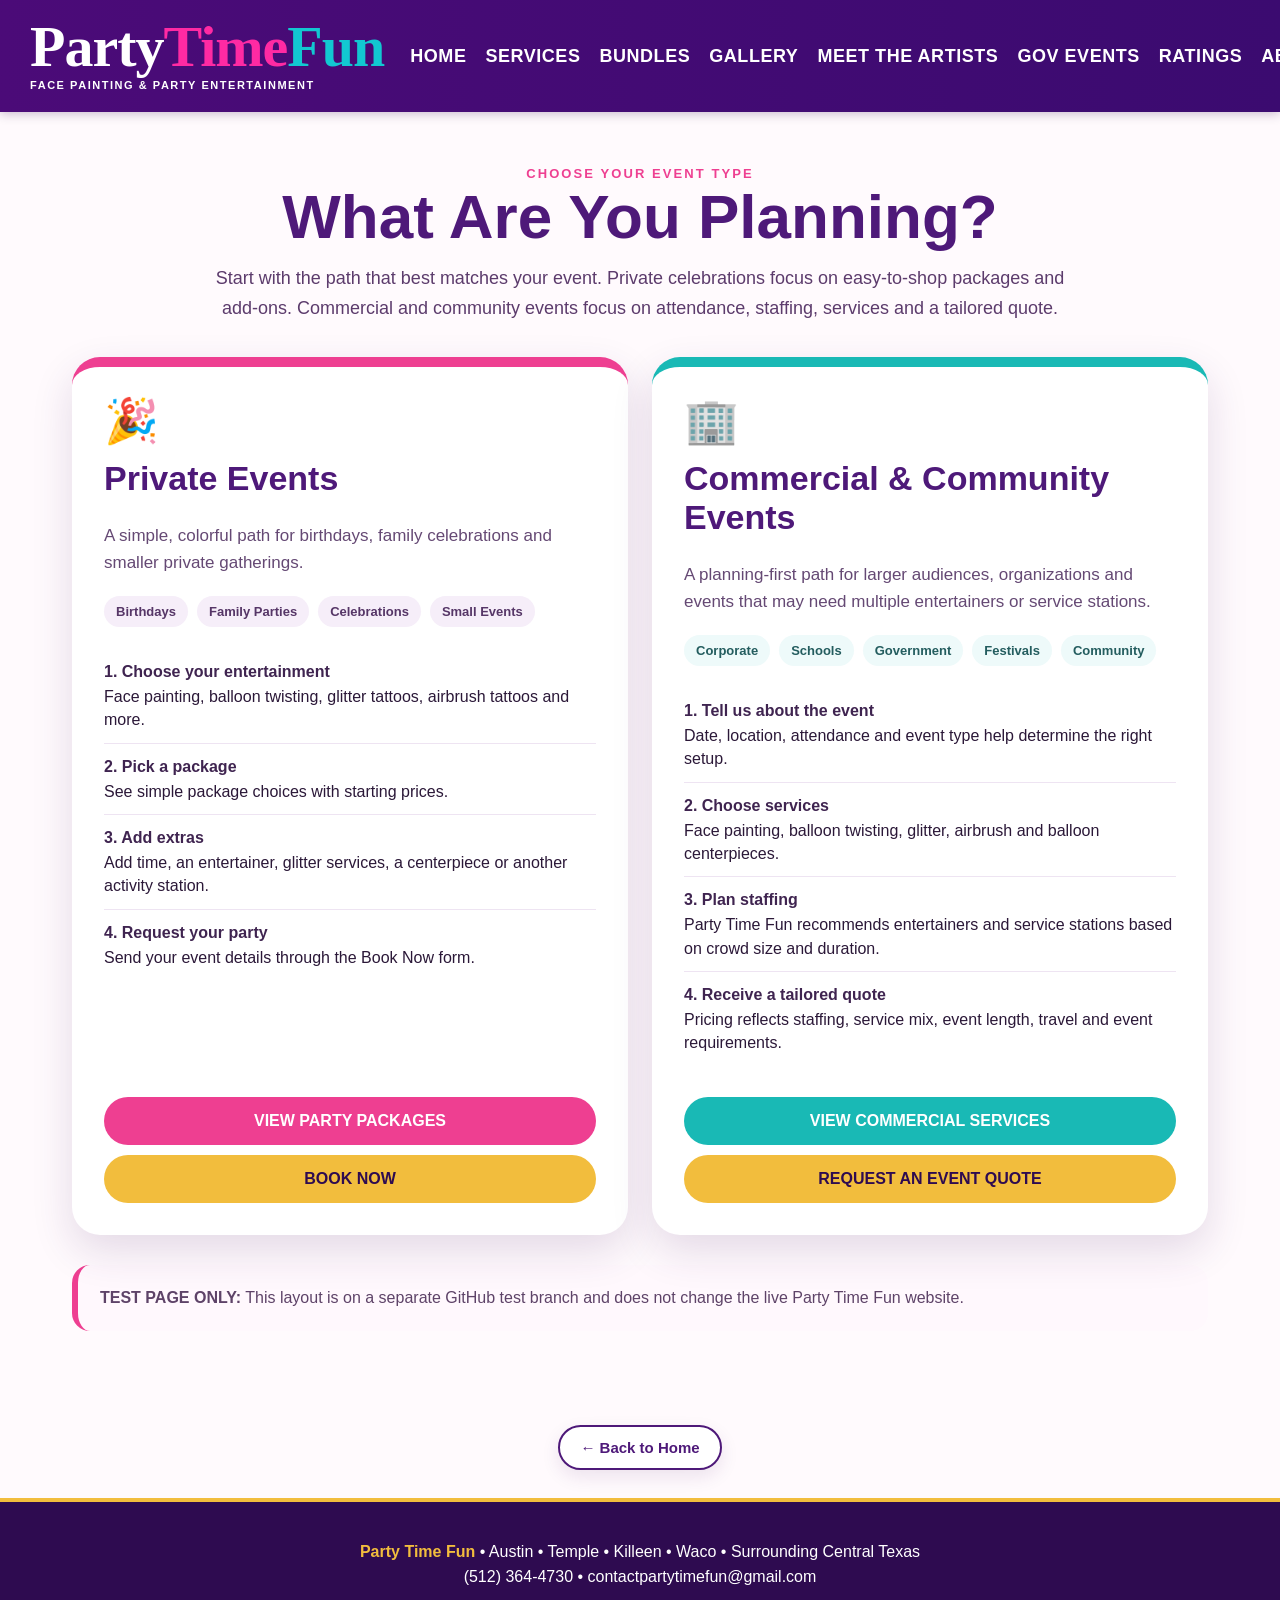
<file: event-options-test.html>
<!doctype html>
<html lang="en">
<head>
<meta charset="utf-8">
<meta name="viewport" content="width=device-width,initial-scale=1">
<title>Party Time Fun | Private vs Commercial Layout Test</title>
<meta name="description" content="Private and commercial event layout test for Party Time Fun.">
<link rel="stylesheet" href="styles.css?v=20260824-8">
<style>
.audience-wrap{max-width:1180px;margin:0 auto;padding:54px 22px 70px}
.audience-intro{text-align:center;max-width:860px;margin:0 auto 34px}
.audience-intro h1{font-size:clamp(38px,5vw,62px);color:var(--purple);margin:0 0 12px}
.audience-intro p{font-size:18px;line-height:1.65;margin:0;color:#5c3b6c}
.audience-grid{display:grid;grid-template-columns:repeat(2,minmax(0,1fr));gap:24px;align-items:stretch}
.audience-card{background:#fff;border-radius:28px;padding:32px;box-shadow:0 16px 42px rgba(65,22,91,.14);display:flex;flex-direction:column;min-height:520px}
.audience-card.private{border-top:10px solid var(--pink)}
.audience-card.commercial{border-top:10px solid var(--teal)}
.audience-icon{font-size:44px;line-height:1;margin-bottom:16px}
.audience-card h2{font-size:34px;margin:0 0 8px;color:var(--purple)}
.audience-card .sub{font-size:17px;line-height:1.55;color:#654974;margin-bottom:20px}
.pill-row{display:flex;flex-wrap:wrap;gap:9px;margin:0 0 22px}
.pill{display:inline-block;padding:8px 12px;border-radius:999px;background:#f6eef9;color:#563667;font-weight:800;font-size:13px}
.commercial .pill{background:#eefafa;color:#245d5f}
.flow{margin:0 0 22px;padding:0;list-style:none}
.flow li{padding:11px 0;border-bottom:1px solid #eee4f2;line-height:1.45}
.flow li:last-child{border-bottom:0}
.flow strong{display:block;color:#3f2450;margin-bottom:2px}
.action-group{margin-top:auto}
.action-group .btn{display:block;text-align:center;margin-top:10px}
.private .btn-primary{background:var(--pink);color:#fff}
.commercial .btn-primary{background:var(--teal);color:#fff}
.note{margin-top:30px;padding:20px 22px;border-radius:18px;background:#fff8fd;border-left:6px solid var(--pink);line-height:1.6;color:#5e4368}
@media(max-width:780px){.audience-grid{grid-template-columns:1fr}.audience-card{min-height:0;padding:24px}.audience-wrap{padding-top:34px}.audience-card h2{font-size:29px}}
</style>
<script src="./mobile-nav.js?v=20260821-2" defer></script>
</head>
<body>
<header class="top"><nav class="nav"><a class="brandmark" href="index.html" aria-label="Party Time Fun home"><span class="brand-name"><span class="party">Party</span><span class="time">Time</span><span class="fun">Fun</span></span><span class="brand-tag">FACE PAINTING &amp; PARTY ENTERTAINMENT</span></a><div class="links"><a href="index.html">HOME</a><a href="services.html">SERVICES</a><a href="bundles.html">BUNDLES</a><a href="gallery.html">GALLERY</a><a href="about.html">ABOUT US</a><a href="government.html">GOV EVENTS</a><a href="ratings.html">RATINGS</a><a href="book.html">BOOK NOW</a><a href="contact.html">CONTACT</a><a class="book-pill" href="book.html">BOOK NOW</a></div></nav></header>
<main class="audience-wrap">
<section class="audience-intro">
<div class="eyebrow" style="color:var(--pink)">Choose Your Event Type</div>
<h1>What Are You Planning?</h1>
<p>Start with the path that best matches your event. Private celebrations focus on easy-to-shop packages and add-ons. Commercial and community events focus on attendance, staffing, services and a tailored quote.</p>
</section>
<section class="audience-grid">
<article class="audience-card private">
<div class="audience-icon">🎉</div>
<h2>Private Events</h2>
<p class="sub">A simple, colorful path for birthdays, family celebrations and smaller private gatherings.</p>
<div class="pill-row"><span class="pill">Birthdays</span><span class="pill">Family Parties</span><span class="pill">Celebrations</span><span class="pill">Small Events</span></div>
<ul class="flow">
<li><strong>1. Choose your entertainment</strong>Face painting, balloon twisting, glitter tattoos, airbrush tattoos and more.</li>
<li><strong>2. Pick a package</strong>See simple package choices with starting prices.</li>
<li><strong>3. Add extras</strong>Add time, an entertainer, glitter services, a centerpiece or another activity station.</li>
<li><strong>4. Request your party</strong>Send your event details through the Book Now form.</li>
</ul>
<div class="action-group"><a class="btn btn-primary" href="bundles.html">VIEW PARTY PACKAGES</a><a class="btn btn-secondary" href="book.html">BOOK NOW</a></div>
</article>
<article class="audience-card commercial">
<div class="audience-icon">🏢</div>
<h2>Commercial &amp; Community Events</h2>
<p class="sub">A planning-first path for larger audiences, organizations and events that may need multiple entertainers or service stations.</p>
<div class="pill-row"><span class="pill">Corporate</span><span class="pill">Schools</span><span class="pill">Government</span><span class="pill">Festivals</span><span class="pill">Community</span></div>
<ul class="flow">
<li><strong>1. Tell us about the event</strong>Date, location, attendance and event type help determine the right setup.</li>
<li><strong>2. Choose services</strong>Face painting, balloon twisting, glitter, airbrush and balloon centerpieces.</li>
<li><strong>3. Plan staffing</strong>Party Time Fun recommends entertainers and service stations based on crowd size and duration.</li>
<li><strong>4. Receive a tailored quote</strong>Pricing reflects staffing, service mix, event length, travel and event requirements.</li>
</ul>
<div class="action-group"><a class="btn btn-primary" href="government.html">VIEW COMMERCIAL SERVICES</a><a class="btn btn-secondary" href="book.html">REQUEST AN EVENT QUOTE</a></div>
</article>
</section>
<div class="note"><strong>TEST PAGE ONLY:</strong> This layout is on a separate GitHub test branch and does not change the live Party Time Fun website.</div>
</main>
<footer><p><strong>Party Time Fun</strong> • Austin • Temple • Killeen • Waco • Surrounding Central Texas</p><p><a href="tel:+15123644730">(512) 364-4730</a> • <a href="mailto:contactpartytimefun@gmail.com">contactpartytimefun@gmail.com</a></p></footer>
</body>
</html>
</file>
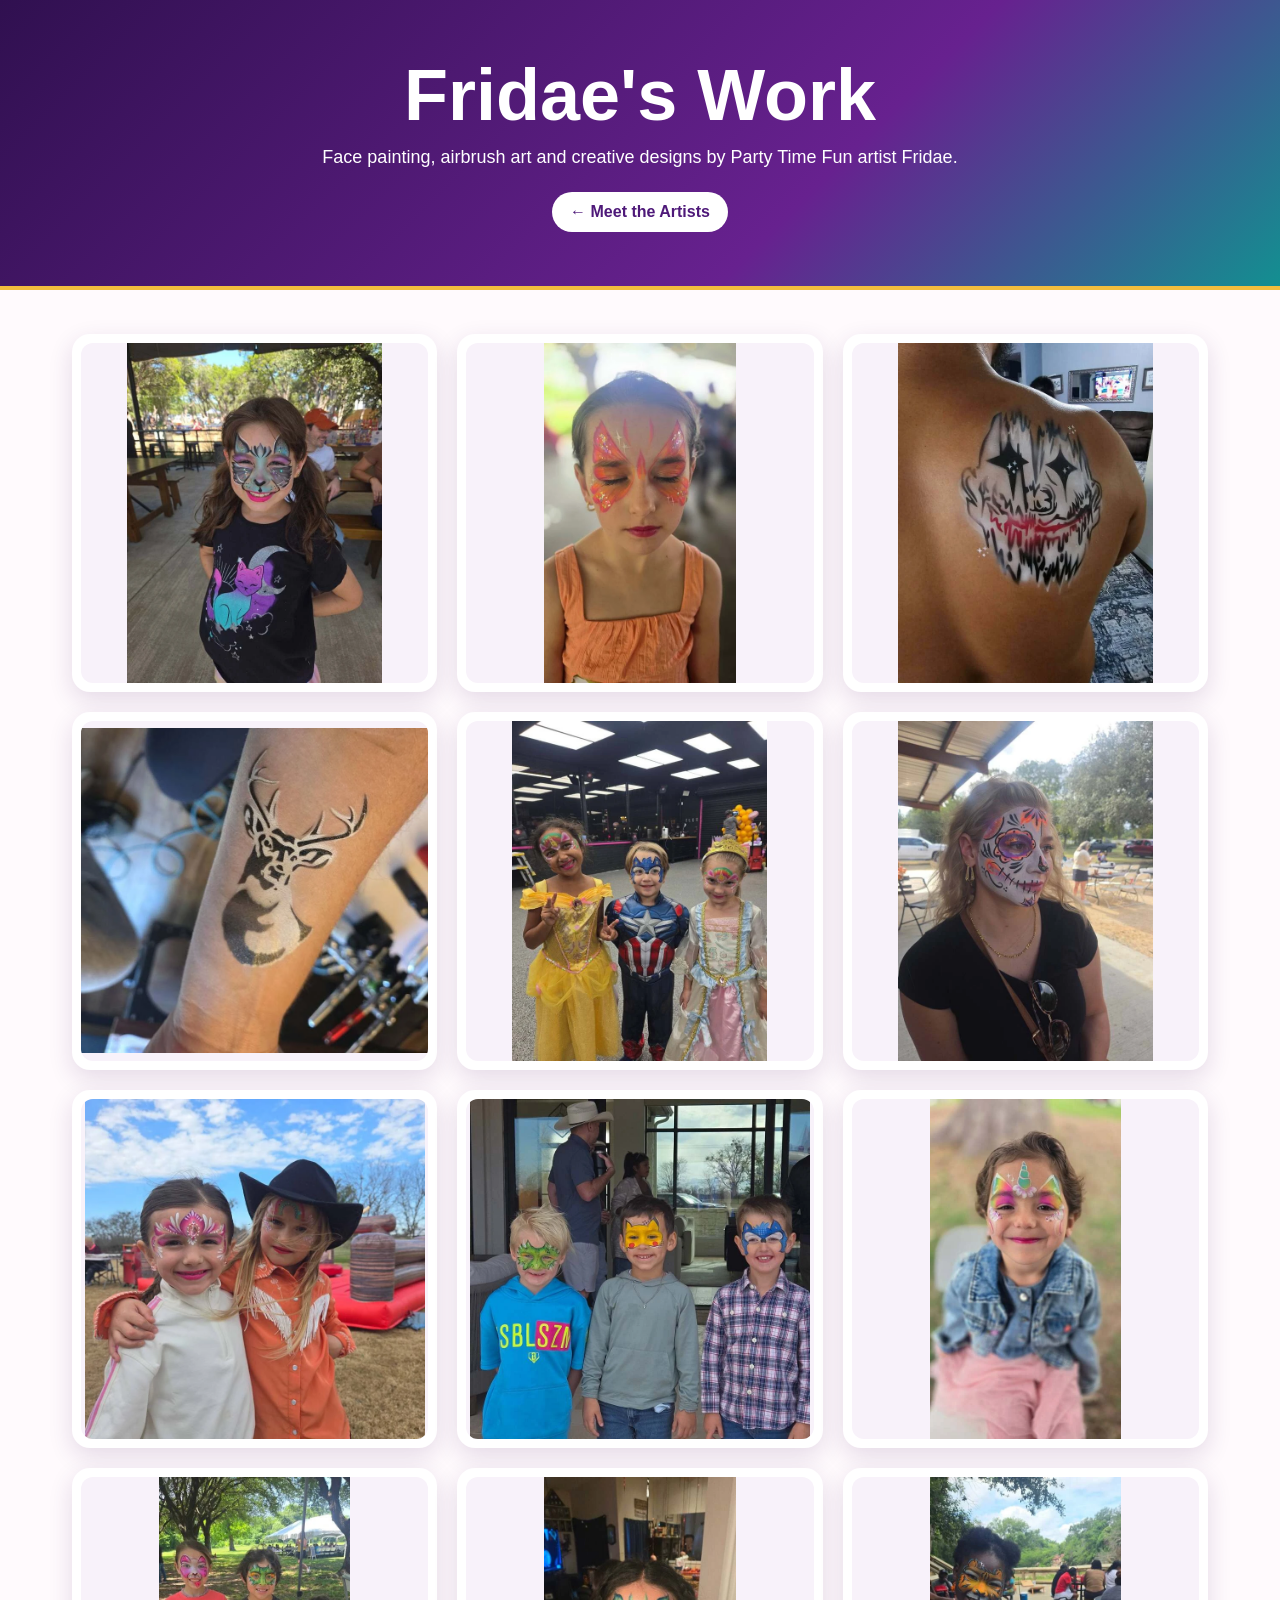
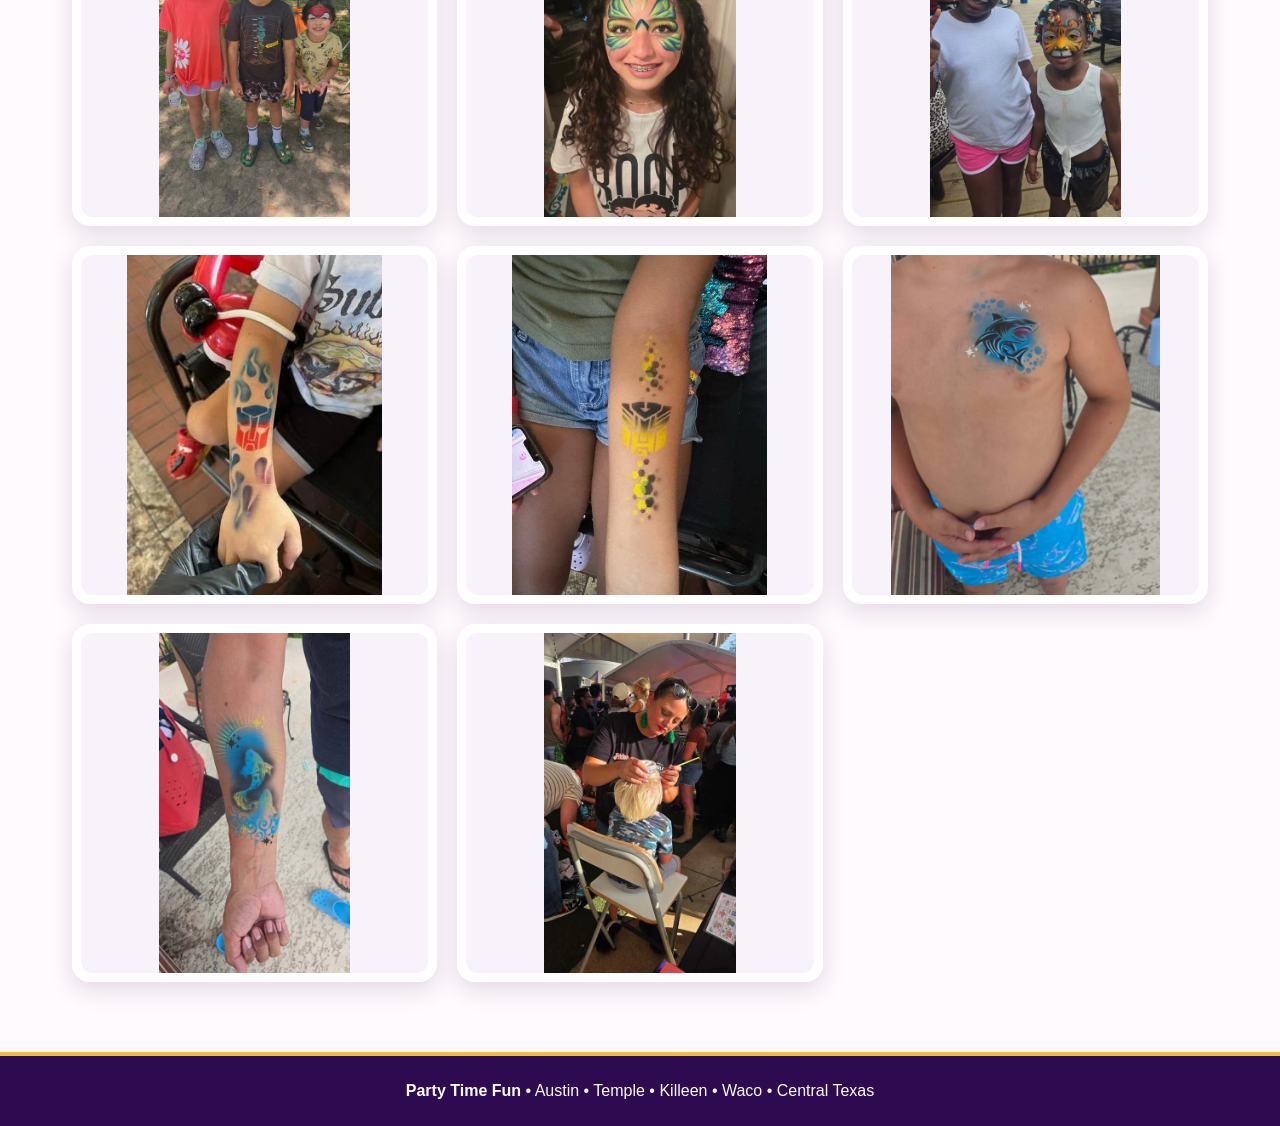
<file: fridae-work.html>
<!doctype html><html lang="en"><head><meta charset="utf-8"><meta name="viewport" content="width=device-width,initial-scale=1"><title>Fridae's Work | Party Time Fun</title><meta name="description" content="See face painting and airbrush work by Fridae, Party Time Fun artist serving Central Texas."><style>*{box-sizing:border-box}body{margin:0;font-family:Arial,Helvetica,sans-serif;background:#fffafd;color:#2b1838}.hero{background:linear-gradient(135deg,#301050,#67218f 64%,#138f91);color:white;text-align:center;padding:54px 20px;border-bottom:4px solid #f2bd3d}.hero h1{font-size:clamp(42px,7vw,72px);margin:0 0 8px}.hero p{font-size:18px;margin:0 auto;max-width:680px;line-height:1.55}.back{display:inline-block;margin-top:20px;padding:11px 18px;border-radius:999px;background:#fff;color:#4e1979;text-decoration:none;font-weight:800}.wrap{max-width:1180px;margin:auto;padding:44px 22px 70px}.gallery{display:grid;grid-template-columns:repeat(3,1fr);gap:20px}.photo{background:#fff;border-radius:18px;padding:9px;box-shadow:0 8px 24px rgba(65,22,91,.14)}.photo img{width:100%;height:340px;display:block;object-fit:contain;background:#f8f2fa;border-radius:12px}footer{text-align:center;background:#2e0b50;color:#fff;padding:26px 16px;border-top:4px solid #f2bd3d}@media(max-width:850px){.gallery{grid-template-columns:repeat(2,1fr)}.photo img{height:300px}}@media(max-width:520px){.gallery{grid-template-columns:1fr}.photo img{height:auto;max-height:none}}</style></head><body><header class="hero"><h1>Fridae's Work</h1><p>Face painting, airbrush art and creative designs by Party Time Fun artist Fridae.</p><a class="back" href="meet-the-artists.html">← Meet the Artists</a></header><main class="wrap"><div class="gallery"><div class="photo"><img src="fridae-photo.webp" alt="Fridae artwork" loading="lazy"></div><div class="photo"><img src="fridae-photo1.webp" alt="Fridae artwork" loading="lazy"></div><div class="photo"><img src="fridaes-airbrush.webp" alt="Fridae airbrush artwork" loading="lazy"></div><div class="photo"><img src="fridaes-airbrush-2.webp" alt="Fridae airbrush artwork" loading="lazy"></div><div class="photo"><img src="fridaes-photo.webp" alt="Fridae artwork" loading="lazy"></div><div class="photo"><img src="fridaes-photo-2.webp" alt="Fridae artwork" loading="lazy"></div><div class="photo"><img src="fridaes-photo3.webp" alt="Fridae artwork" loading="lazy"></div><div class="photo"><img src="fridaes-photo4.webp" alt="Fridae artwork" loading="lazy"></div><div class="photo"><img src="fridaes-photo-5.webp" alt="Fridae artwork" loading="lazy"></div><div class="photo"><img src="fridaes-photo-6.webp" alt="Fridae artwork" loading="lazy"></div><div class="photo"><img src="fridaes-photo-7.webp" alt="Fridae artwork" loading="lazy"></div><div class="photo"><img src="fridaes-photo-8.webp" alt="Fridae artwork" loading="lazy"></div><div class="photo"><img src="airbrush.webp" alt="Airbrush artwork by Fridae" loading="lazy"></div><div class="photo"><img src="airbrush-2.webp" alt="Airbrush artwork by Fridae" loading="lazy"></div><div class="photo"><img src="friade-airbrush.webp" alt="Airbrush artwork by Fridae" loading="lazy"></div><div class="photo"><img src="fridae-airbrush.webp" alt="Airbrush artwork by Fridae" loading="lazy"></div><div class="photo"><img src="fridae-painting.webp" alt="Face painting by Fridae" loading="lazy"></div></div></main><footer><strong>Party Time Fun</strong> • Austin • Temple • Killeen • Waco • Central Texas</footer></body></html>
</file>
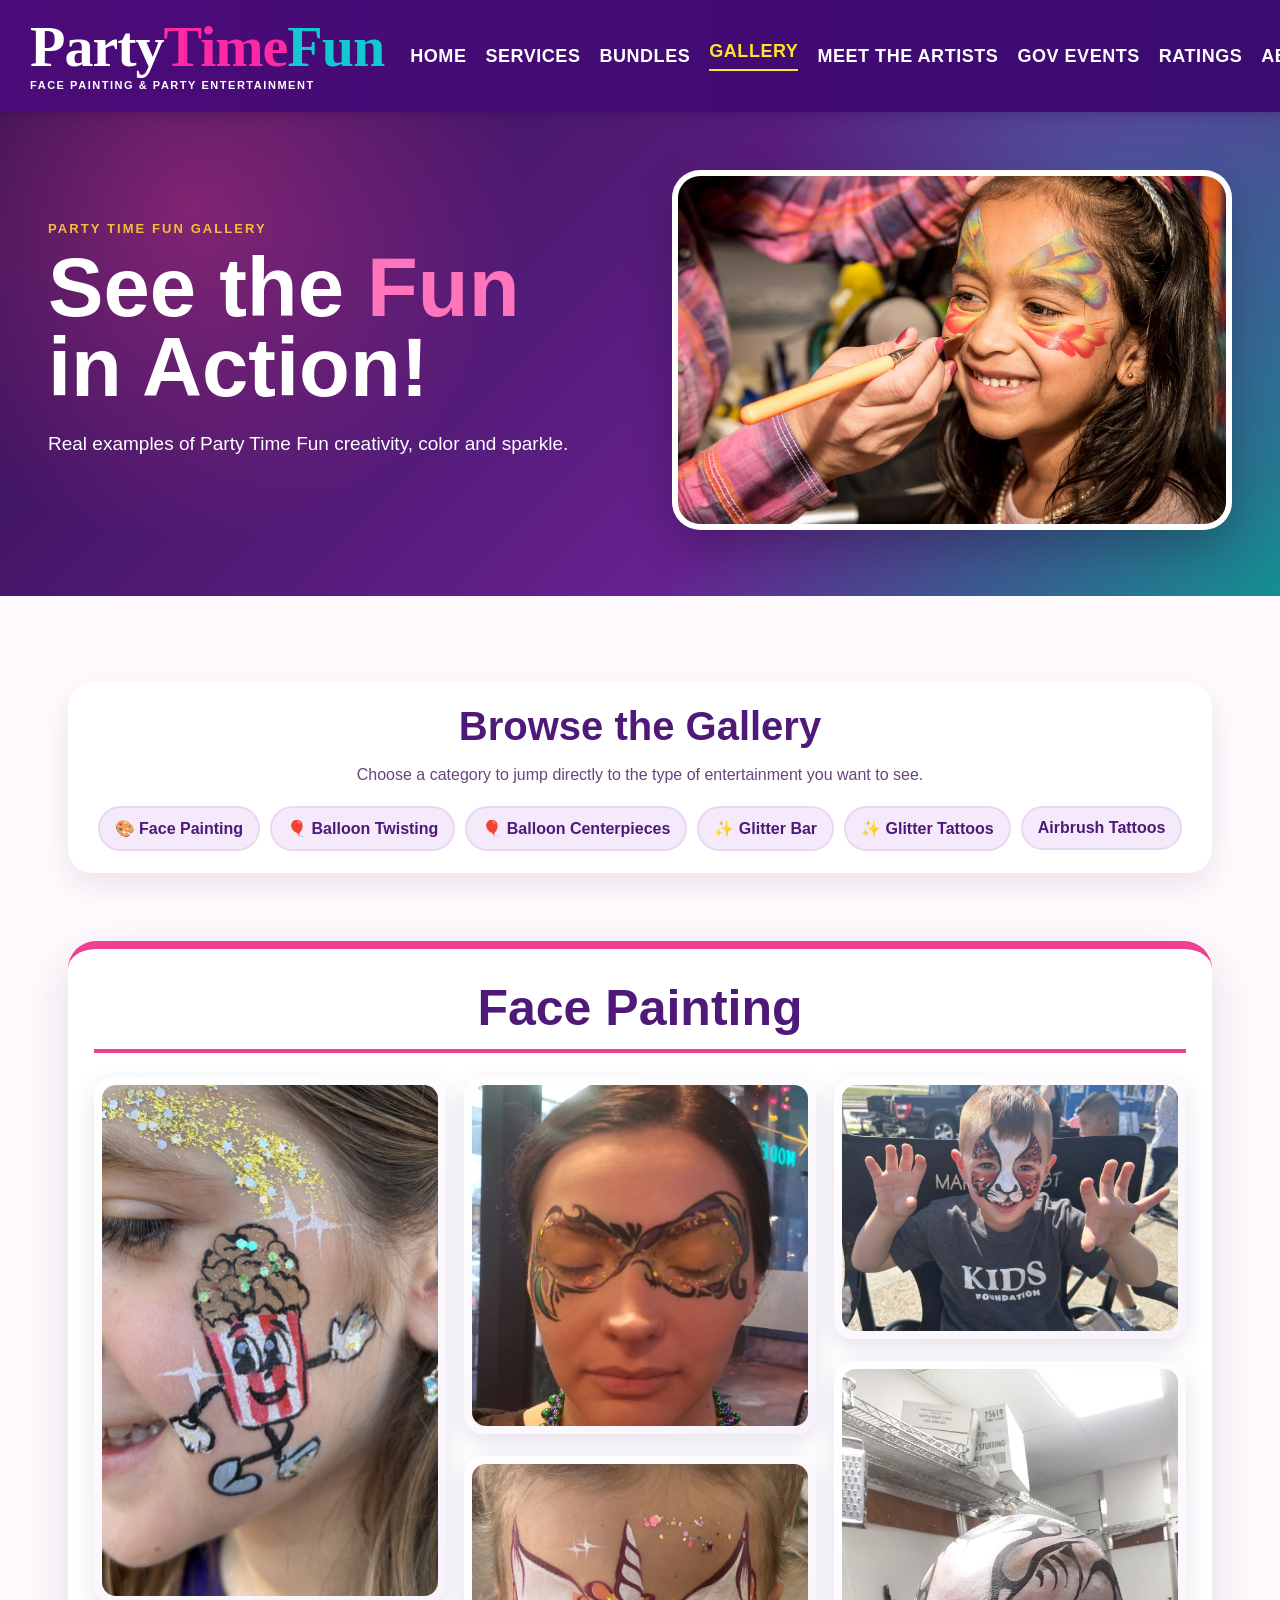
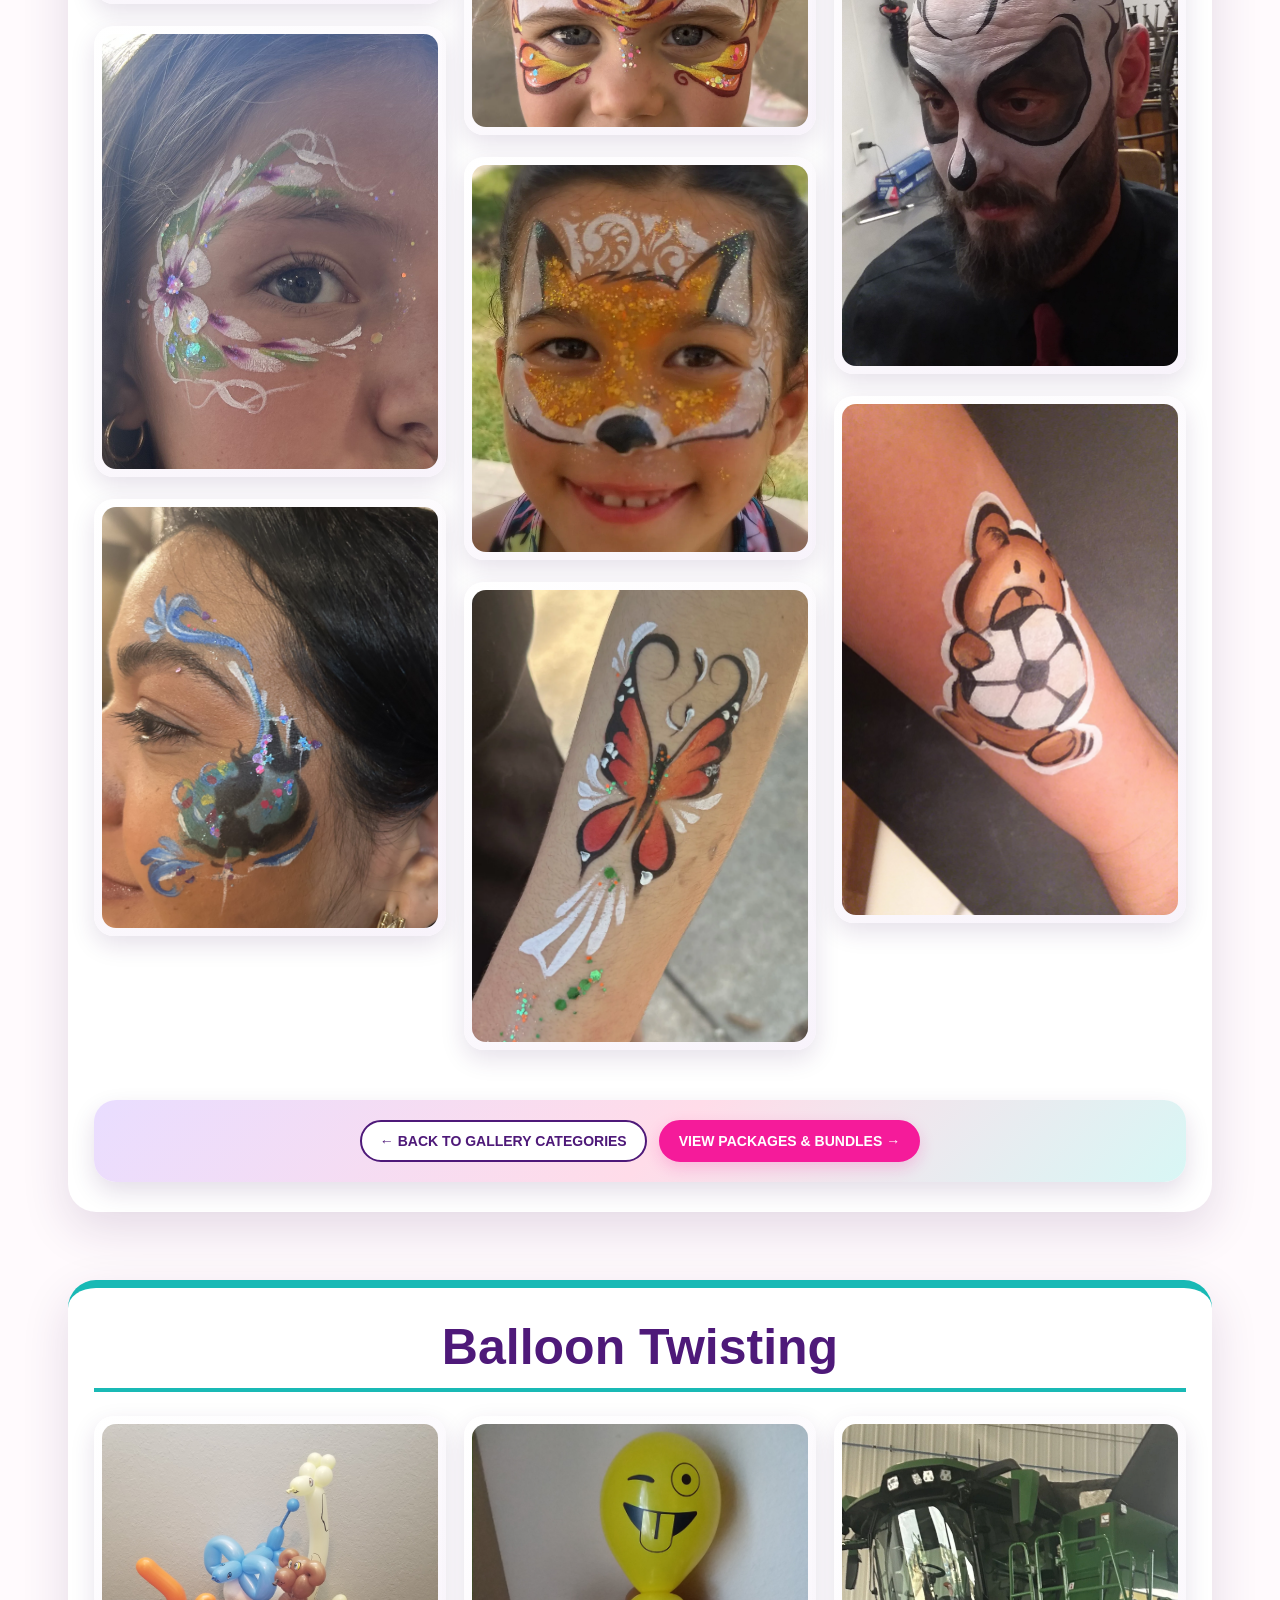
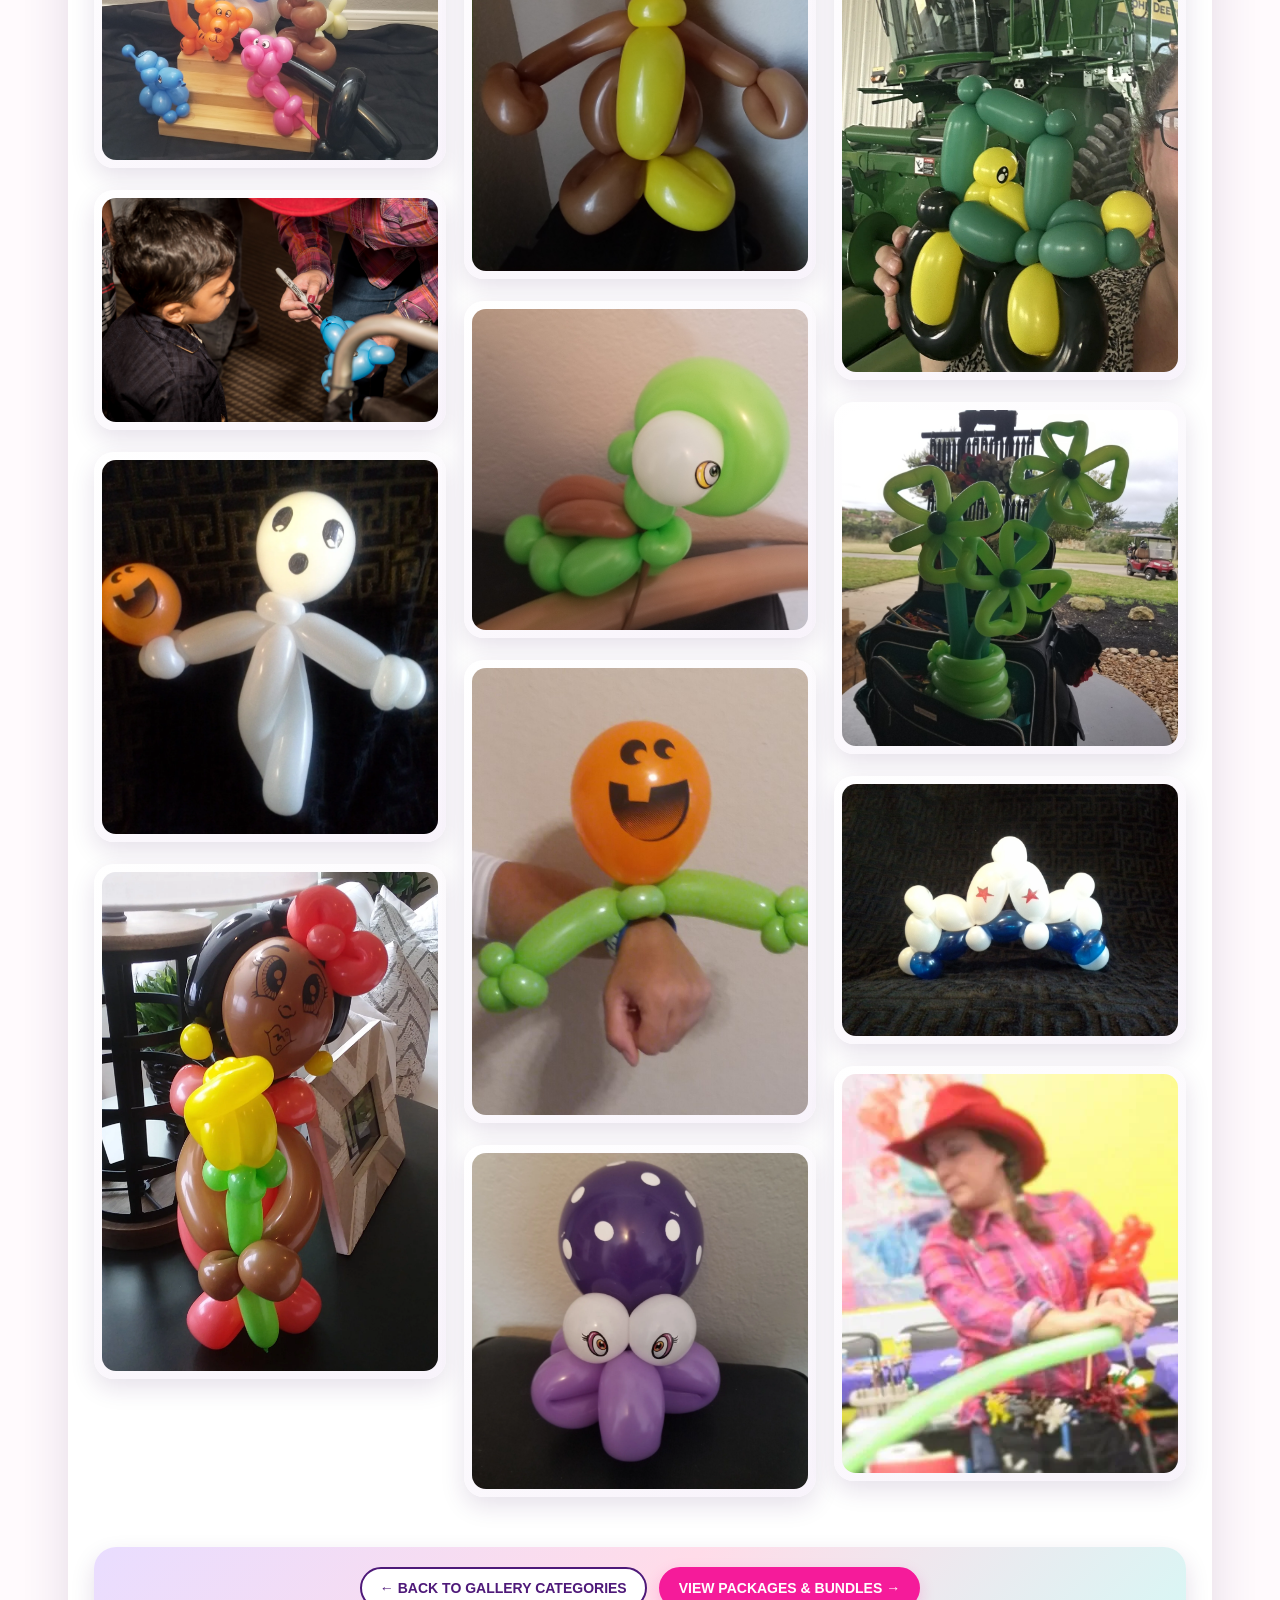
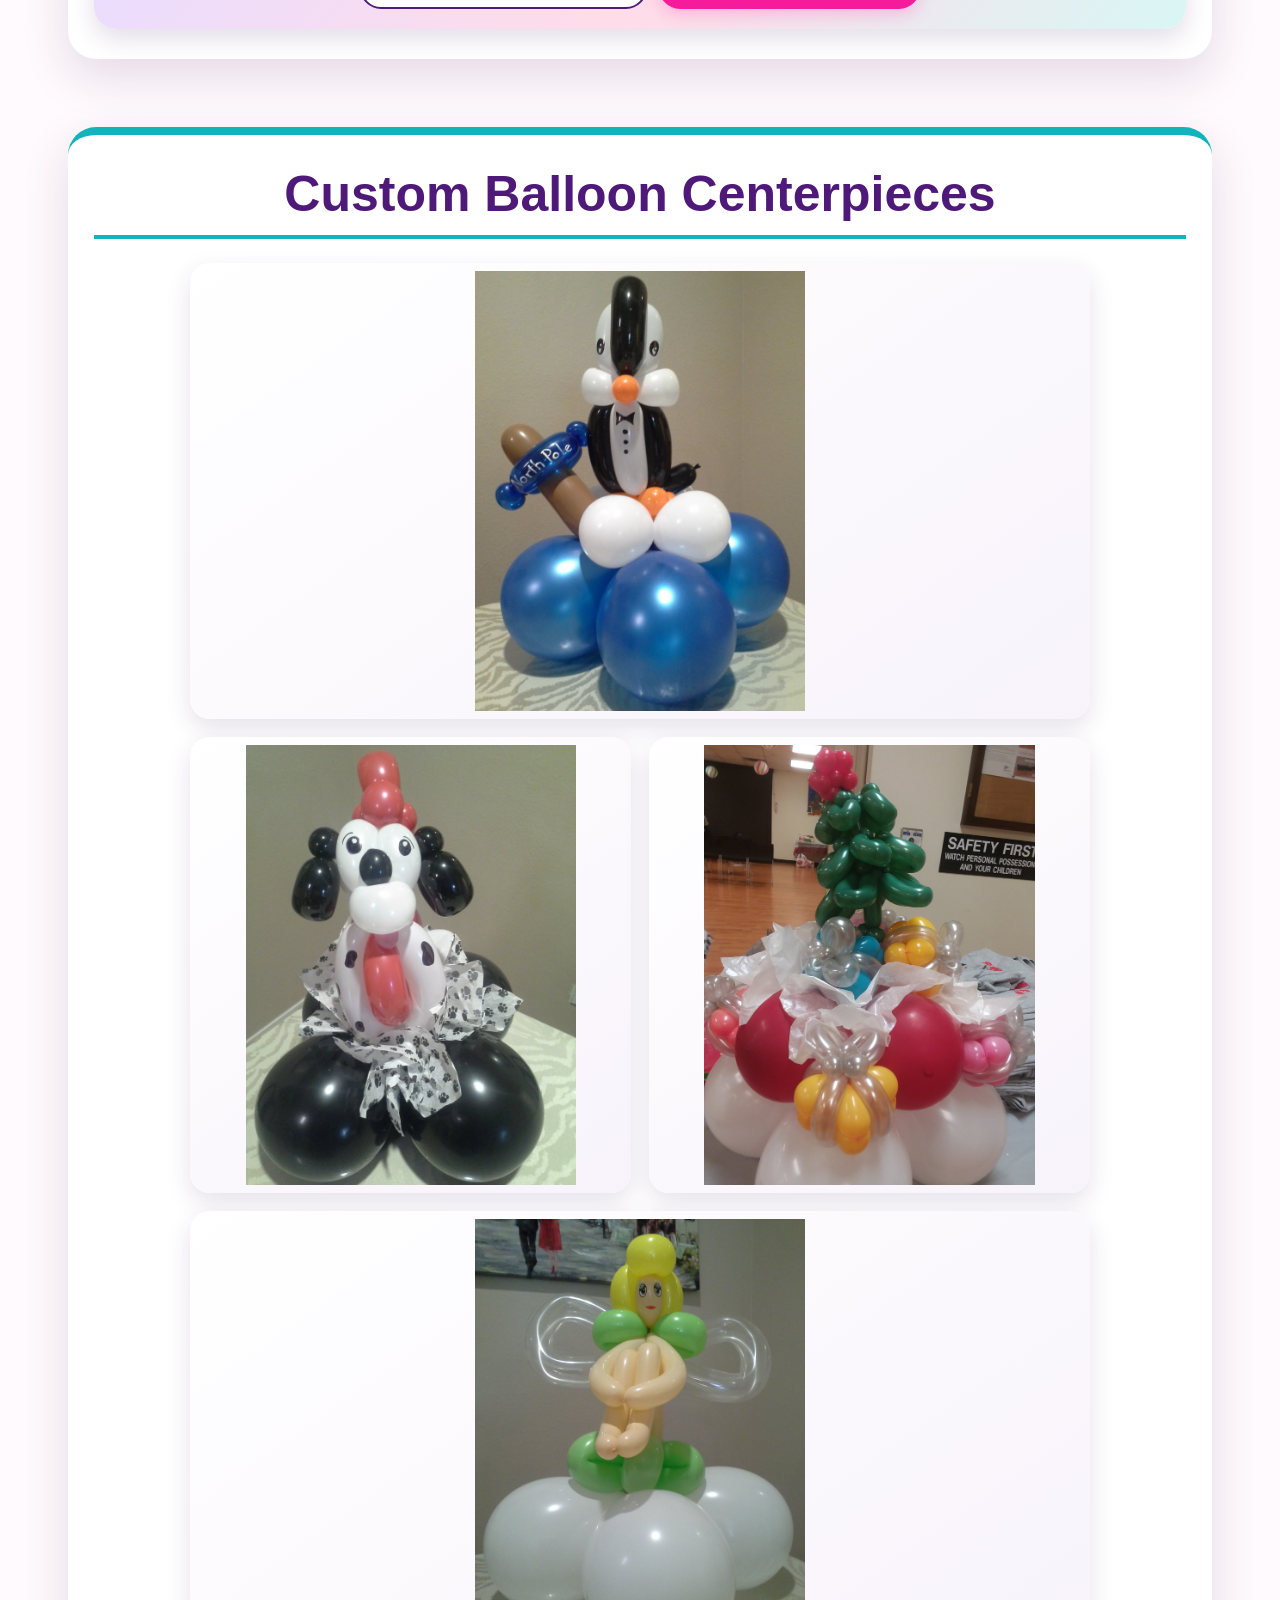
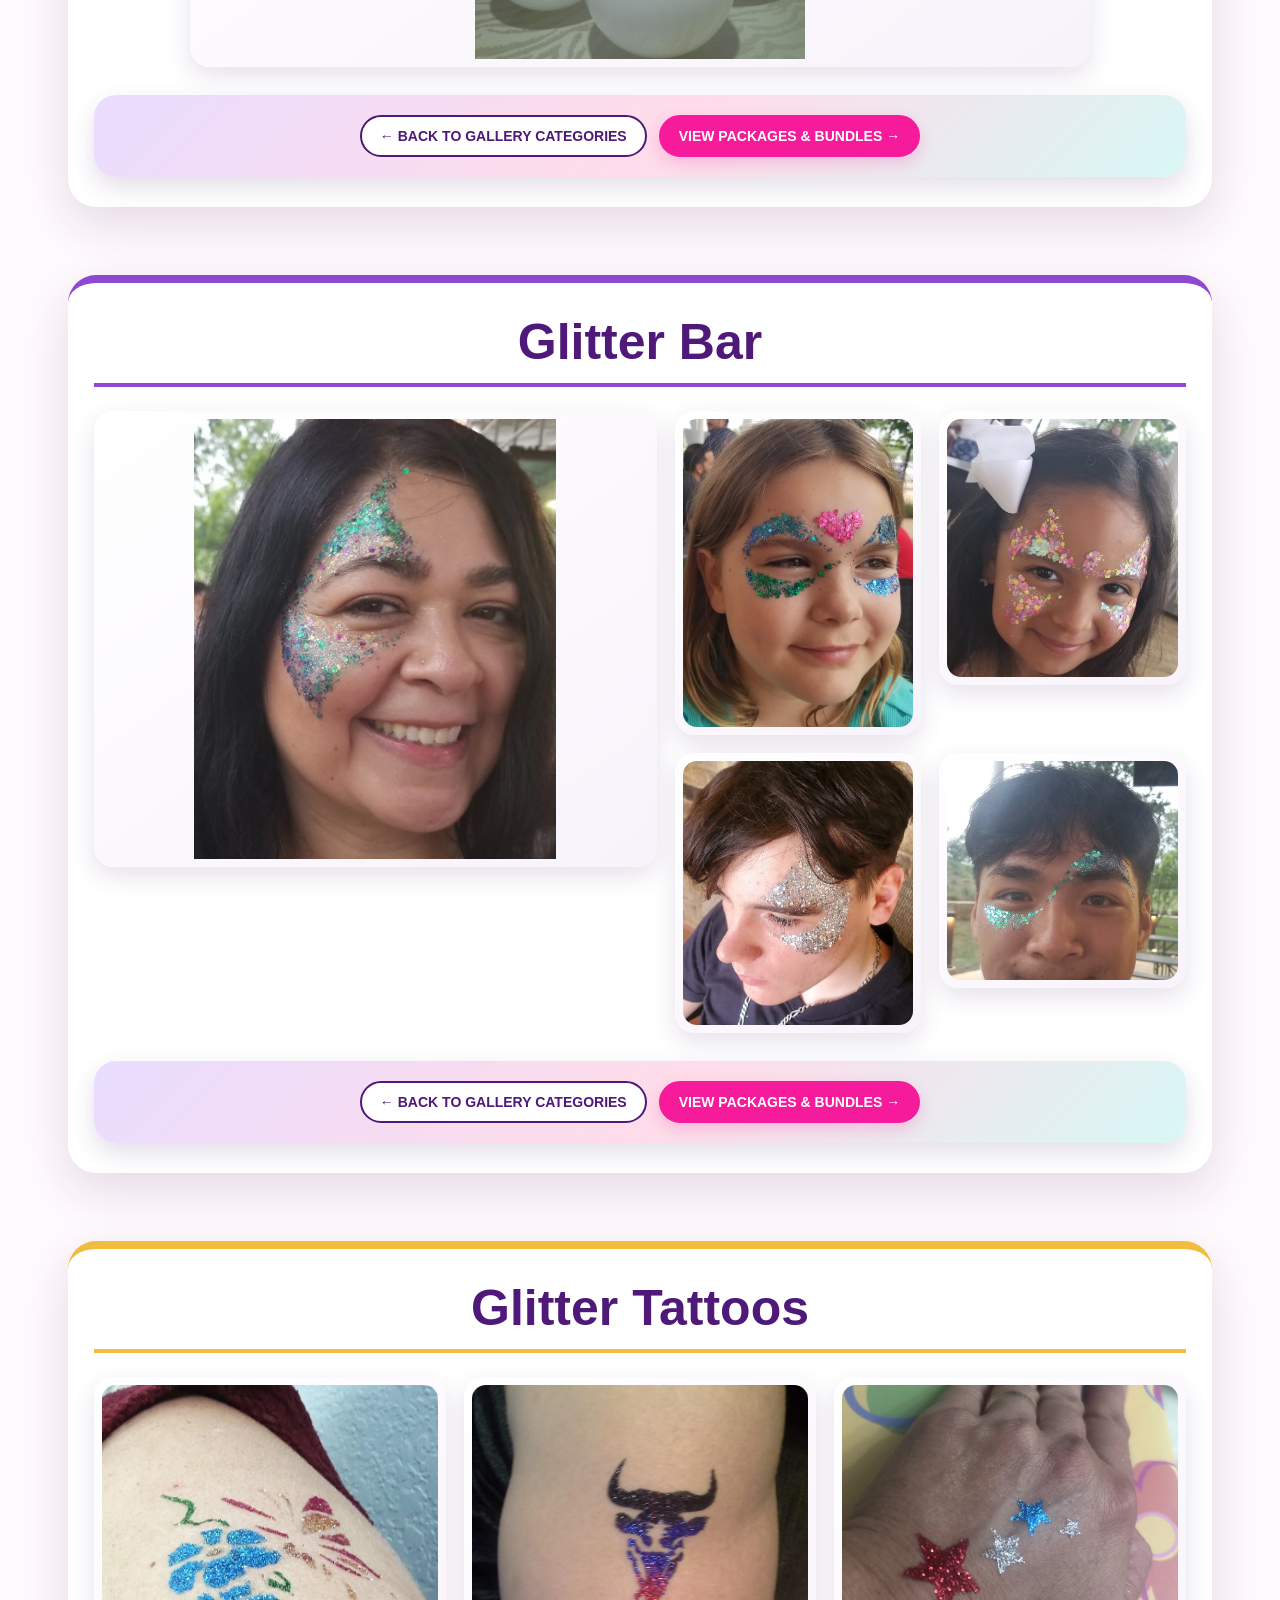
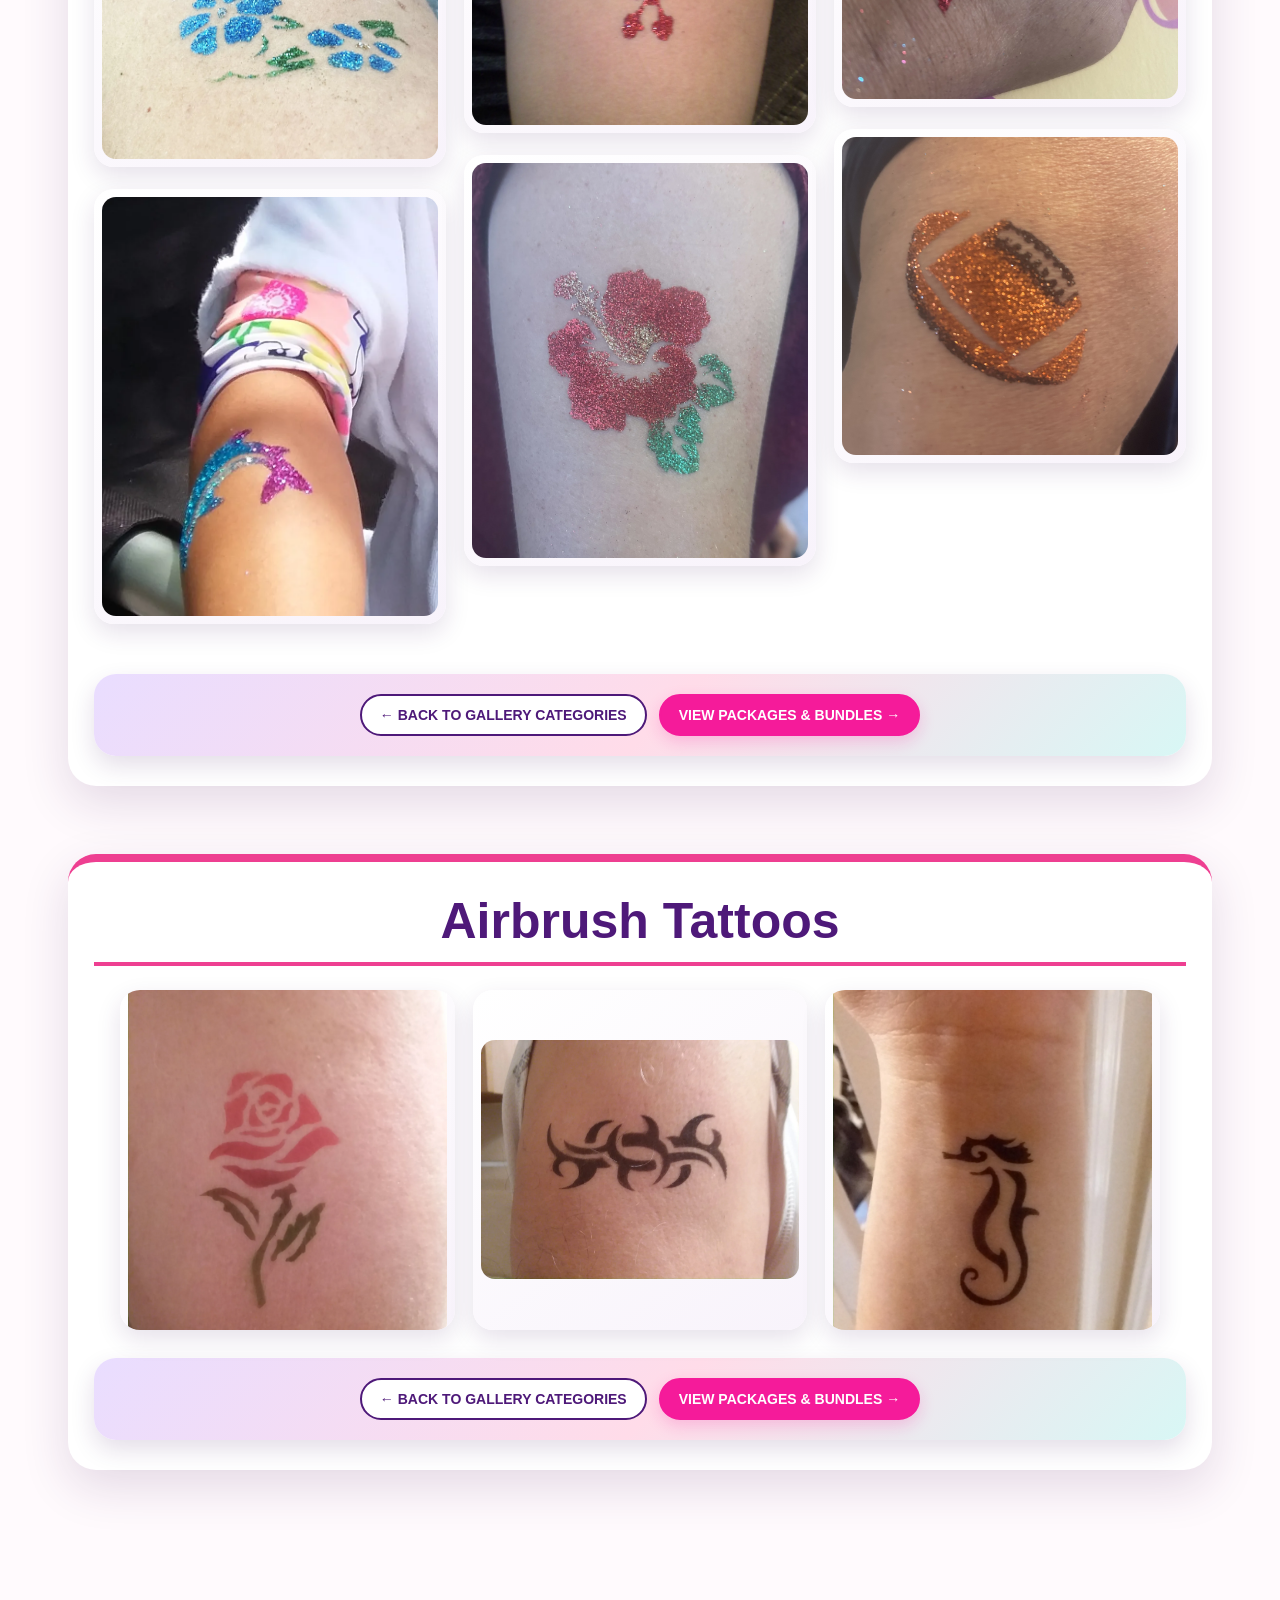
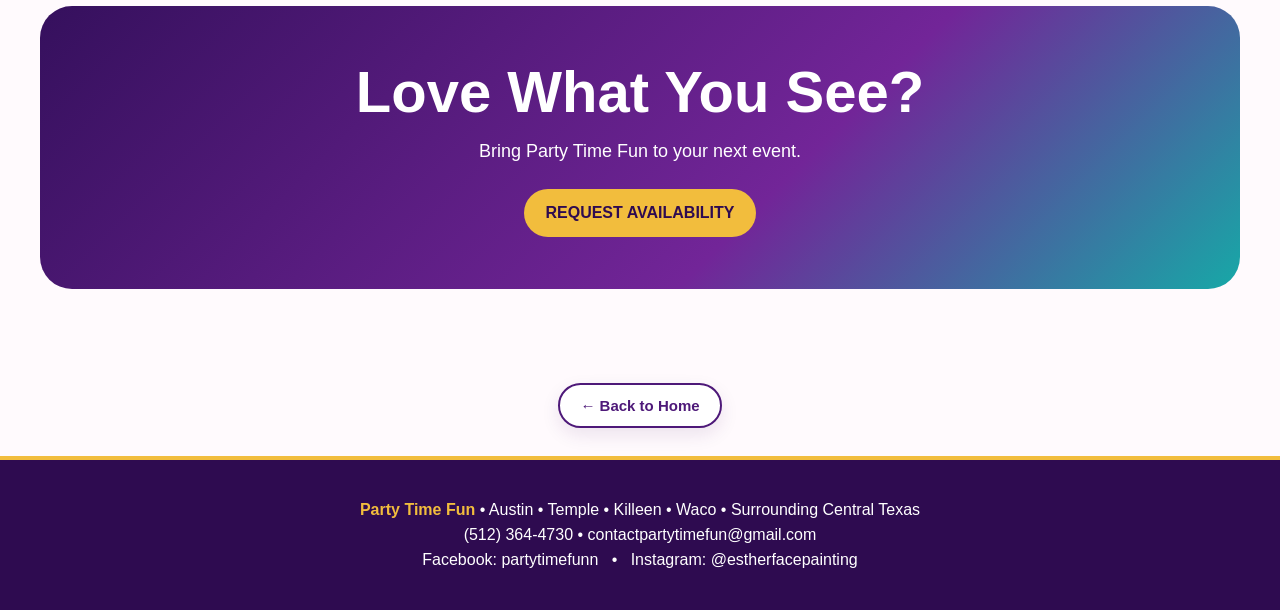
<file: gallery.html>
<!doctype html><html lang="en"><head><meta charset="utf-8"><meta name="viewport" content="width=device-width,initial-scale=1"><title>Party Time Fun | Gallery</title><meta name="description" content="Party Time Fun event entertainment in Central Texas."><link rel="stylesheet" href="styles.css?v=20260824-8">
<style>
.sprite-photo{position:absolute;inset:0;width:100%;height:100%;background-repeat:no-repeat;background-color:#eee}
.tile:hover .sprite-photo{transform:scale(1.025);transition:transform .35s ease}
</style>
<style>.gallery-png{display:block;width:100%;height:260px;object-fit:contain;object-position:center;border-radius:18px;background:#f5eff9}.tile .gallery-png{object-fit:contain!important;object-position:center!important;background:linear-gradient(135deg,#f8f2fb,#eefafa)}.face-painting-gallery .tile,.face-painting-gallery .gallery-png{background:transparent!important}.face-masonry{columns:3 260px;column-gap:16px}.face-masonry .tile{display:inline-block!important;width:100%!important;max-width:100%;margin:0 0 16px;break-inside:avoid}.face-masonry .tile .gallery-png{display:block!important;width:100%!important;max-width:100%!important;height:auto!important;max-height:none!important}.balloon-masonry{columns:3 260px;column-gap:16px}.balloon-masonry .tile{display:inline-block!important;width:100%!important;max-width:100%;margin:0 0 16px;break-inside:avoid}.balloon-masonry .tile .gallery-png{display:block!important;width:100%!important;max-width:100%!important;height:auto!important;max-height:none!important}.glittertat-masonry{columns:3 260px;column-gap:16px}.glittertat-masonry .tile{display:inline-block!important;width:100%!important;max-width:100%;margin:0 0 16px;break-inside:avoid}.glittertat-masonry .tile .gallery-png{display:block!important;width:100%!important;max-width:100%!important;height:auto!important;max-height:none!important}.gallery-category .gallery-grid,.gallery-category .support-grid,.gallery-category .centerpiece-grid{align-items:start}.gallery-category .tile{display:block;width:fit-content;max-width:100%;height:auto!important;align-self:start;justify-self:center;background:transparent!important}.gallery-category .tile:after{display:none!important}.gallery-category .tile .gallery-png{position:relative!important;inset:auto!important;display:block!important;width:auto!important;max-width:100%!important;height:auto!important;max-height:380px!important;margin:0 auto;object-fit:contain!important;object-position:center!important;background:transparent!important}.face-support .face-extra{grid-column:1/-1;height:280px}.face-support .face-extra img{object-position:center 46%}.tile.specialty-small{width:82%;height:180px;justify-self:center}.balloon-support .balloon-extra{grid-column:1/-1;height:280px}.balloon-support .balloon-extra img{object-position:center 48%}.glittertat-support .glittertat-extra{grid-column:1/-1;height:280px}.glittertat-support .glittertat-extra img{object-position:center 50%}.centerpiece-grid{max-width:900px;margin:0 auto;display:grid;grid-template-columns:1fr 1fr;gap:16px}.tile.centerpiece-feature{grid-column:1/-1;height:460px}.tile.centerpiece-feature img{object-position:center 42%}.tile.centerpiece-wide{grid-column:1/-1;height:280px}.tile.centerpiece-wide img{object-position:center 45%}@media(max-width:700px){.gallery-png{height:210px}.face-support .face-extra{height:240px}.tile.specialty-small{width:90%;height:175px}.balloon-support .balloon-extra{height:240px}.glittertat-support .glittertat-extra{height:240px}.centerpiece-grid{grid-template-columns:1fr}.tile.centerpiece-feature,.tile.centerpiece-wide{grid-column:auto}.tile.centerpiece-feature{height:320px}.tile.centerpiece-wide{height:240px}}@media(max-width:760px){.face-masonry,.balloon-masonry,.glittertat-masonry{columns:2 220px}}@media(max-width:520px){.face-masonry,.balloon-masonry,.glittertat-masonry{columns:1}.gallery-category .tile .gallery-png{max-height:320px!important}.face-masonry .tile .gallery-png,.balloon-masonry .tile .gallery-png,.glittertat-masonry .tile .gallery-png{max-height:none!important}}</style><style>
/* Unified gallery presentation */
.gallery-category{margin:68px 0}.gallery-category h2{margin-bottom:24px}.face-masonry,.balloon-masonry,.glittertat-masonry{column-gap:18px}.face-masonry .tile,.balloon-masonry .tile,.glittertat-masonry .tile{margin-bottom:18px!important}.gallery-category .tile{width:100%!important;max-width:100%!important;padding:8px!important;margin-left:0!important;margin-right:0!important;box-sizing:border-box!important;overflow:hidden!important;border-radius:20px!important;background:linear-gradient(145deg,#fff,#f8f3fb)!important;box-shadow:0 9px 24px rgba(65,22,91,.13)!important}.gallery-category .tile .gallery-png{display:block!important;width:100%!important;max-width:100%!important;height:auto!important;max-height:440px!important;margin:0 auto!important;object-fit:contain!important;object-position:center!important;border-radius:14px!important;background:transparent!important}.face-masonry .tile .gallery-png,.balloon-masonry .tile .gallery-png,.glittertat-masonry .tile .gallery-png{max-height:none!important}.gallery-category .gallery-grid,.gallery-category .support-grid,.gallery-category .centerpiece-grid{gap:18px!important}.gallery-category .tile:hover{transform:translateY(-2px);box-shadow:0 13px 30px rgba(65,22,91,.18)!important;transition:transform .2s ease,box-shadow .2s ease}.gallery-category .tile:hover .gallery-png{transform:none!important}@media(max-width:760px){.gallery-category{margin:48px 0}.face-masonry,.balloon-masonry,.glittertat-masonry{column-gap:12px}.face-masonry .tile,.balloon-masonry .tile,.glittertat-masonry .tile{margin-bottom:12px!important}.gallery-category .tile{padding:6px!important;border-radius:16px!important}.gallery-category .tile .gallery-png{max-height:380px!important;border-radius:11px!important}.face-masonry .tile .gallery-png,.balloon-masonry .tile .gallery-png,.glittertat-masonry .tile .gallery-png{max-height:none!important}}@media(max-width:520px){.gallery-category .tile .gallery-png{max-height:none!important}}
</style><style>.temp-tattoo-grid{max-width:1040px;margin:0 auto;display:grid;grid-template-columns:repeat(3,minmax(0,1fr));gap:18px;align-items:stretch}.temp-tattoo-grid .tile{width:100%!important;height:340px!important;display:flex!important;align-items:center;justify-content:center}.temp-tattoo-grid .gallery-png{width:100%!important;height:100%!important;max-height:none!important;object-fit:contain!important;object-position:center!important}@media(max-width:800px){.temp-tattoo-grid{grid-template-columns:repeat(2,minmax(0,1fr))}.temp-tattoo-grid .tile{height:300px!important}}@media(max-width:520px){.temp-tattoo-grid{grid-template-columns:1fr}.temp-tattoo-grid .tile{height:290px!important}}</style>
<style id="gallery-action-frame-color">.gallery-service-actions{padding:20px 24px!important;border-radius:22px!important;background:linear-gradient(135deg,#e9ddff 0%,#ffdce9 52%,#d8f7f5 100%)!important;box-shadow:0 10px 24px rgba(65,22,91,.14)!important}@media(max-width:520px){.gallery-service-actions{padding:16px 12px!important}}</style>
<script src="./mobile-nav.js?v=20260825-9" defer></script>
</head><body>
<header class="top"><nav class="nav"><a class="brandmark" href="index.html" aria-label="Party Time Fun home"><span class="brand-name"><span class="party">Party</span><span class="time">Time</span><span class="fun">Fun</span></span><span class="brand-tag">FACE PAINTING &amp; PARTY ENTERTAINMENT</span></a><div class="links"><a href="index.html">HOME</a><a href="services.html">SERVICES</a><a href="bundles.html">BUNDLES</a><a class="active" href="gallery.html">GALLERY</a><a href="about.html">ABOUT US</a><a href="government.html">GOV EVENTS</a><a href="ratings.html">RATINGS</a><a href="book.html">BOOK NOW</a><a href="contact.html">CONTACT</a><a class="book-pill" href="book.html">BOOK NOW</a></div></nav></header>
<section class="hero"><div class="hero-inner"><div><div class="eyebrow">Party Time Fun Gallery</div><h1>See the <span>Fun</span><br>in Action!</h1><p>Real examples of Party Time Fun creativity, color and sparkle.</p></div><div class="hero-photo"><img class="gallery-png" src="./assets/face-feature.webp" alt="Party Time Fun gallery photo" loading="lazy"></div></div></section><main class="wrap">
<section class="gallery-category face-painting-gallery" style="--accent:var(--pink)"><h2>Face Painting</h2><div class="face-masonry"><figure class="tile"><img class="gallery-png" src="./assets/gallery-face-popcorn.jpg?v=20260819-1" alt="Smiling popcorn character face painting" loading="lazy"></figure><figure class="tile"><img class="gallery-png" src="./assets/homepage-main-facepaint.jpg?v=20260819-4" alt="Floral eye face painting with purple and green details" loading="lazy"></figure><figure class="tile"><img class="gallery-png" src="./assets/gallery-face-peacock.jpg?v=20260819-1" alt="Blue peacock-inspired face painting" loading="lazy"></figure><figure class="tile"><img class="gallery-png" src="./assets/face-gallery5.webp" alt="Elegant face painting design" loading="lazy"></figure><figure class="tile"><img class="gallery-png" src="./assets/face-gallery2.webp" alt="Colorful fantasy face painting" loading="lazy"></figure><figure class="tile"><img class="gallery-png" src="./assets/face-gallery3.webp" alt="Animal-inspired face painting" loading="lazy"></figure><figure class="tile"><img class="gallery-png" src="./assets/face-gallery4.webp" alt="Detailed creative face painting" loading="lazy"></figure><figure class="tile"><img class="gallery-png" src="./assets/face-gallery1.webp" alt="Bright celebration face painting" loading="lazy"></figure><figure class="tile"><img class="gallery-png" src="./assets/gallery-face-sugar-skull.jpg?v=20260819-1" alt="Black and white sugar skull face painting" loading="lazy"></figure><figure class="tile"><img class="gallery-png" src="./assets/gallery-face-soccer-bear.jpg?v=20260819-1" alt="Bear holding a soccer ball painted on an arm" loading="lazy"></figure></div></section>
<section class="gallery-category" style="--accent:var(--teal)"><h2>Balloon Twisting</h2><div class="balloon-masonry"><figure class="tile"><img class="gallery-png" src="./assets/gallery-balloon-animal-collection.jpg?v=20260819-1" alt="Colorful collection of custom balloon animals" loading="lazy"></figure><figure class="tile"><img class="gallery-png" src="./assets/gallery-balloon-live-twisting.jpg?v=20260819-1" alt="Balloon artist creating a balloon for a child" loading="lazy"></figure><figure class="tile"><img class="gallery-png" src="./assets/balloon-feature.webp" alt="Colorful custom balloon creations" loading="lazy"></figure><figure class="tile"><img class="gallery-png" src="./assets/balloon2.webp" alt="Detailed themed balloon art" loading="lazy"></figure><figure class="tile"><img class="gallery-png" src="./assets/gallery-balloon-silly-character.jpg?v=20260819-1" alt="Yellow and brown silly balloon character" loading="lazy"></figure><figure class="tile"><img class="gallery-png" src="./assets/gallery-balloon-one-eye-creature.jpg?v=20260819-1" alt="Green one-eyed balloon creature" loading="lazy"></figure><figure class="tile"><img class="gallery-png" src="./assets/gallery-balloon-smiley-bracelet.jpg?v=20260819-1" alt="Orange smiley balloon bracelet with green twisted balloons" loading="lazy"></figure><figure class="tile"><img class="gallery-png" src="./assets/balloon3.webp" alt="Bright party-ready balloon creation" loading="lazy"></figure><figure class="tile"><img class="gallery-png" src="./assets/balloon4.webp" alt="Party Time Fun specialty balloon gallery photo" loading="lazy"></figure><figure class="tile"><img class="gallery-png" src="./assets/gallery-balloon-flowers.jpg?v=20260819-1" alt="Three green balloon flowers" loading="lazy"></figure><figure class="tile"><img class="gallery-png" src="./assets/gallery-balloon-patriotic-hat.jpg?v=20260819-1" alt="Blue and white balloon hat with red stars" loading="lazy"></figure><figure class="tile"><img class="gallery-png" src="./assets/balloon1.webp" alt="Live balloon entertainment creation" loading="lazy"></figure></div></section>
<section class="gallery-category" style="--accent:#11b4bc"><h2>Custom Balloon Centerpieces</h2><div class="centerpiece-grid"><figure class="tile centerpiece-feature"><img class="gallery-png" src="./assets/balloon-centerpieces.jpg?v=20260819-1" alt="Penguin-themed custom balloon centerpiece" loading="lazy"></figure><figure class="tile"><img class="gallery-png" src="./assets/gallery-centerpiece-dalmatian.jpg?v=20260819-1" alt="Dalmatian dog custom balloon centerpiece" loading="lazy"></figure><figure class="tile"><img class="gallery-png" src="./assets/gallery-centerpiece-holiday-tree.jpg?v=20260819-1" alt="Holiday tree custom balloon centerpiece" loading="lazy"></figure><figure class="tile centerpiece-wide"><img class="gallery-png" src="./assets/gallery-centerpiece-fairy.jpg?v=20260819-1" alt="Fairy custom balloon centerpiece" loading="lazy"></figure></div></section>
<section class="gallery-category" style="--accent:#8e49d2"><h2>Glitter Bar</h2><div class="gallery-grid"><figure class="tile featured"><img class="gallery-png" src="./assets/glitter-feature.webp" alt="Party Time Fun gallery photo" loading="lazy"></figure><div class="support-grid"><figure class="tile"><img class="gallery-png" src="./assets/glitter1.webp" alt="Party Time Fun gallery photo" loading="lazy"></figure><figure class="tile"><img class="gallery-png" src="./assets/glitter2.webp" alt="Party Time Fun gallery photo" loading="lazy"></figure><figure class="tile"><img class="gallery-png" src="./assets/glitter3.webp" alt="Party Time Fun gallery photo" loading="lazy"></figure><figure class="tile"><img class="gallery-png" src="./assets/glitter4.webp" alt="Party Time Fun gallery photo" loading="lazy"></figure></div></div></section>
<section class="gallery-category" style="--accent:var(--gold)"><h2>Glitter Tattoos</h2><div class="glittertat-masonry"><figure class="tile"><img class="gallery-png" src="./assets/glittertat-feature.webp" alt="Party Time Fun gallery photo" loading="lazy"></figure><figure class="tile"><img class="gallery-png" src="./assets/glittertat1.webp" alt="Party Time Fun gallery photo" loading="lazy"></figure><figure class="tile"><img class="gallery-png" src="./assets/glittertat2.webp" alt="Party Time Fun gallery photo" loading="lazy"></figure><figure class="tile"><img class="gallery-png" src="./assets/glittertat3.webp" alt="Party Time Fun gallery photo" loading="lazy"></figure><figure class="tile"><img class="gallery-png" src="./assets/glittertat4.webp" alt="Party Time Fun gallery photo" loading="lazy"></figure><figure class="tile"><img class="gallery-png" src="./assets/gallery-glittertat-football.jpg?v=20260819-1" alt="Orange and brown football glitter tattoo" loading="lazy"></figure></div></section>
<section class="gallery-category" style="--accent:var(--pink)"><h2>Airbrush Tattoos</h2><div class="temp-tattoo-grid"><figure class="tile"><img class="gallery-png" src="./assets/temp-rose.webp" alt="Rose airbrush tattoo design" loading="lazy"></figure><figure class="tile"><img class="gallery-png" src="./assets/temp-tribal.webp" alt="Tribal airbrush tattoo design" loading="lazy"></figure><figure class="tile"><img class="gallery-png" src="./assets/temp-seahorse.webp" alt="Seahorse airbrush tattoo design" loading="lazy"></figure></div></section></main>
<section class="cta"><h2>Love What You See?</h2><p>Bring Party Time Fun to your next event.</p><a class="btn btn-secondary" href="book.html">REQUEST AVAILABILITY</a></section><footer><p><strong>Party Time Fun</strong> • Austin • Temple • Killeen • Waco • Surrounding Central Texas</p><p><a href="tel:+15123644730">(512) 364-4730</a> • <a href="mailto:contactpartytimefun@gmail.com">contactpartytimefun@gmail.com</a></p><p><a href="https://facebook.com/partytimefunn" target="_blank" rel="noopener">Facebook: partytimefunn</a> &nbsp; • &nbsp; <a href="https://instagram.com/estherfacepainting" target="_blank" rel="noopener">Instagram: @estherfacepainting</a></p></footer></body></html>
</file>
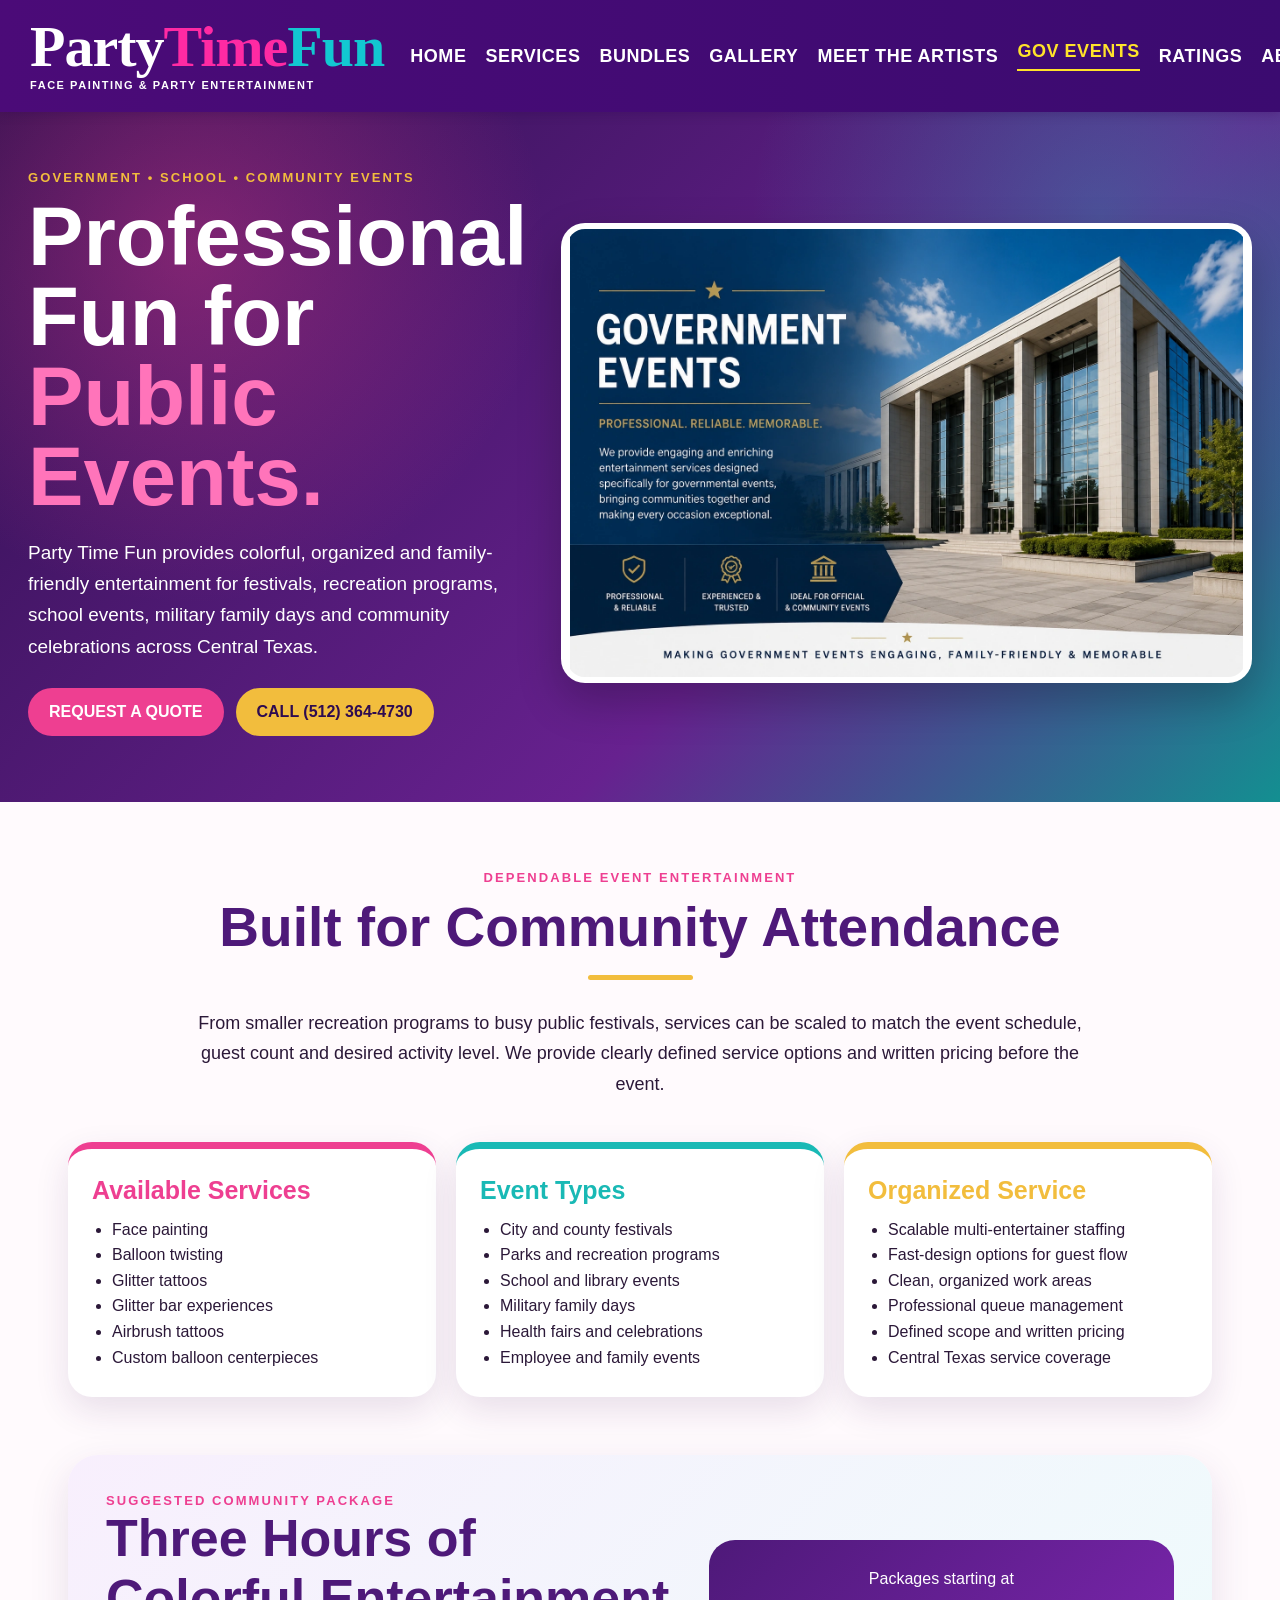
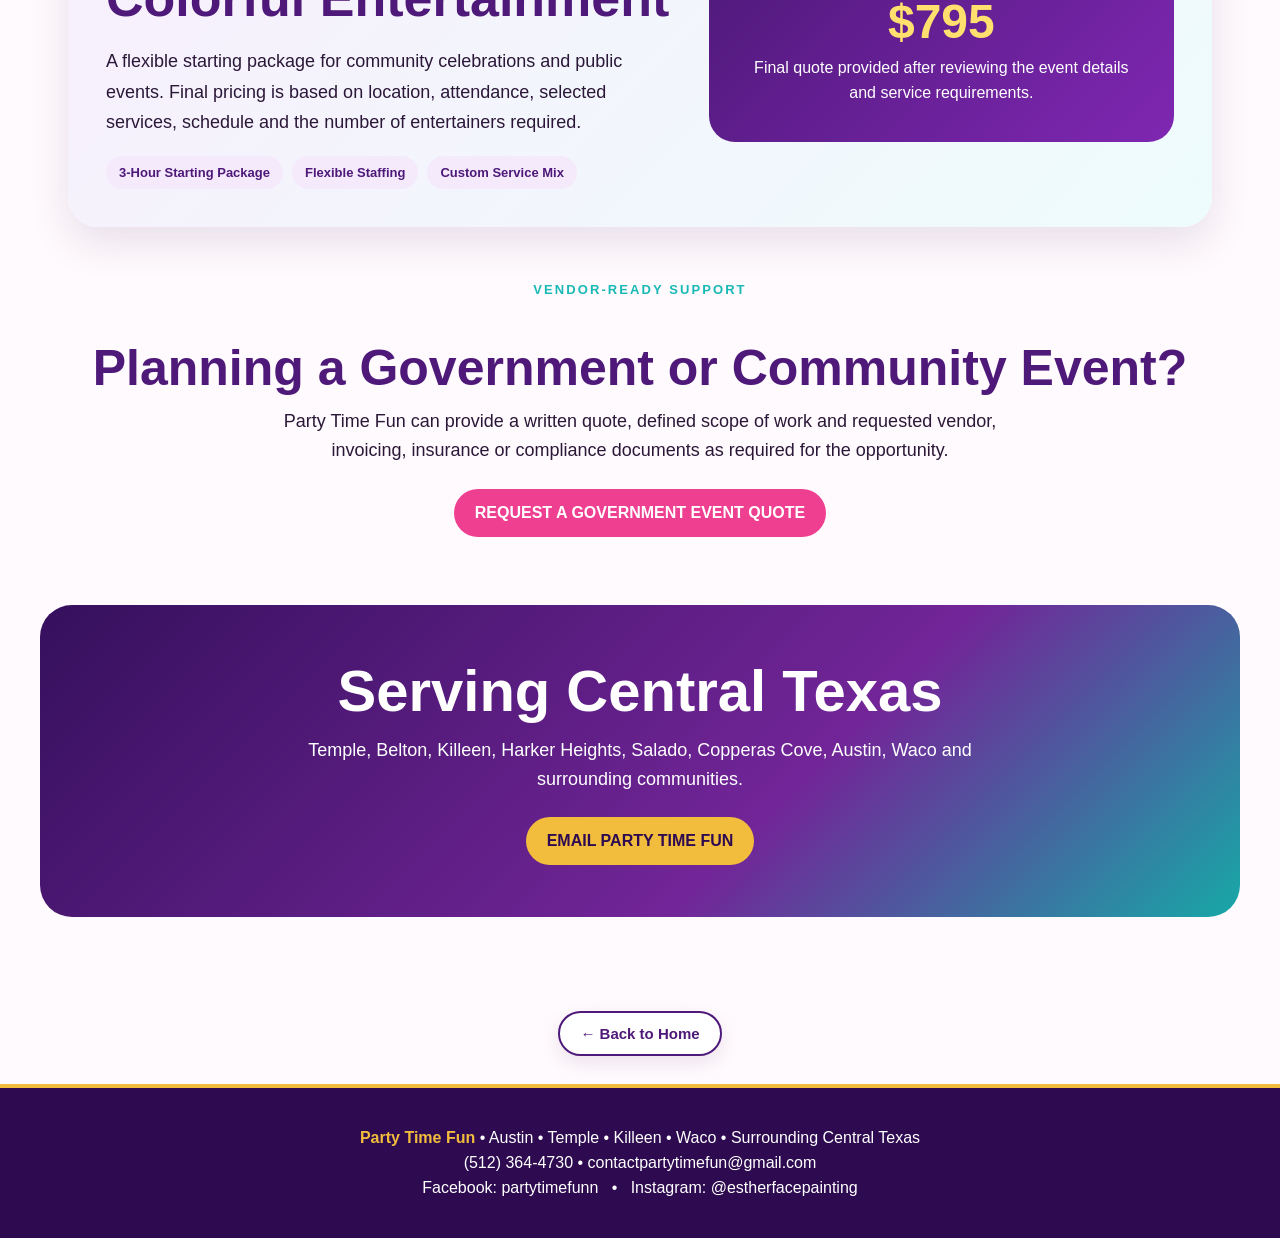
<file: government.html>
<!doctype html>
<html lang="en"><head><meta charset="utf-8"><meta name="viewport" content="width=device-width,initial-scale=1">
<title>Government & Community Events | Party Time Fun</title>
<meta name="description" content="Professional face painting, balloon twisting and interactive entertainment for government, school and community events across Central Texas.">
<link rel="stylesheet" href="styles.css?v=20260824-8">
<style>
.hero .hero-inner{max-width:1480px;grid-template-columns:.72fr 1.28fr;gap:34px}.gov-hero-photo{width:100%;max-width:820px;height:auto;aspect-ratio:3/2;justify-self:end;border-radius:24px}.gov-hero-photo img{width:100%;height:100%;object-fit:contain;object-position:center;background:#fff}.gov-intro{max-width:920px;margin:0 auto;text-align:center}.gov-intro p{font-size:18px;line-height:1.7}.gov-grid{display:grid;grid-template-columns:repeat(3,minmax(0,1fr));gap:20px;margin:42px 0 58px}.gov-card{background:#fff;border-radius:24px;padding:27px 24px;border-top:7px solid var(--accent);box-shadow:0 13px 34px rgba(65,22,91,.12)}.gov-card h2{margin:0 0 12px;color:var(--accent);font-size:25px}.gov-card p,.gov-card li{line-height:1.6}.gov-card ul{padding-left:20px;margin:12px 0 0}.gov-package{display:grid;grid-template-columns:1.1fr .9fr;gap:34px;align-items:center;padding:38px;border-radius:30px;background:linear-gradient(135deg,#f8effd,#eefcfc);box-shadow:0 15px 40px rgba(65,22,91,.12)}.gov-package h2{font-size:clamp(36px,4.5vw,52px);color:var(--purple);margin:0 0 12px}.gov-price{background:linear-gradient(135deg,#4e1979,#7f27b2);color:#fff;border-radius:26px;padding:30px;text-align:center}.gov-price .amount{display:block;color:#ffe06e;font-size:48px;font-weight:900;margin:6px 0}.gov-price p{line-height:1.55;margin:7px 0}.gov-ready{margin-top:55px;text-align:center}.gov-ready h2{color:var(--purple);font-size:clamp(34px,4.5vw,50px);margin-bottom:10px}.gov-ready p{max-width:780px;margin:0 auto 23px;font-size:18px;line-height:1.65}@media(max-width:1100px){.hero .hero-inner{grid-template-columns:1fr;max-width:920px}.gov-hero-photo{justify-self:center;max-width:820px}}@media(max-width:900px){.gov-grid{grid-template-columns:1fr 1fr}.gov-package{grid-template-columns:1fr}}@media(max-width:620px){.hero .hero-inner{padding-left:12px;padding-right:12px}.gov-hero-photo{display:block;width:100%;max-width:100%;height:auto!important;aspect-ratio:auto!important;overflow:hidden;border-width:3px;border-radius:18px;box-sizing:border-box}.gov-hero-photo img{display:block;width:100%;height:auto!important;max-width:100%;object-fit:contain;margin:0}.gov-grid{grid-template-columns:1fr}.gov-package{padding:24px}.gov-price .amount{font-size:42px}}
</style><script src="./mobile-nav.js?v=20260821-2" defer></script>
</head><body>
<header class="top"><nav class="nav"><a class="brandmark" href="index.html" aria-label="Party Time Fun home"><span class="brand-name"><span class="party">Party</span><span class="time">Time</span><span class="fun">Fun</span></span><span class="brand-tag">FACE PAINTING &amp; PARTY ENTERTAINMENT</span></a><div class="links"><a href="index.html">HOME</a><a href="services.html">SERVICES</a><a href="bundles.html">BUNDLES</a><a href="gallery.html">GALLERY</a><a href="about.html">ABOUT US</a><a class="active" href="government.html">GOV EVENTS</a><a href="ratings.html">RATINGS</a><a href="book.html">BOOK NOW</a><a href="contact.html">CONTACT</a><a class="book-pill" href="book.html">BOOK NOW</a></div></nav></header>
<section class="hero"><div class="hero-inner"><div><div class="eyebrow">Government • School • Community Events</div><h1>Professional Fun for <span>Public Events.</span></h1><p>Party Time Fun provides colorful, organized and family-friendly entertainment for festivals, recreation programs, school events, military family days and community celebrations across Central Texas.</p><div class="btns"><a class="btn btn-primary" href="book.html">REQUEST A QUOTE</a><a class="btn btn-secondary" href="tel:+15123644730">CALL (512) 364-4730</a></div></div><div class="hero-photo gov-hero-photo"><img src="assets/government-events.webp?v=20260824-2" alt="Government Events promotional graphic featuring a modern civic building"></div></div></section>
<main class="wrap"><section class="gov-intro"><div class="eyebrow" style="color:var(--pink)">Dependable Event Entertainment</div><h2 style="font-size:clamp(38px,5vw,55px);color:var(--purple);margin:10px 0 12px">Built for Community Attendance</h2><div class="goldline"></div><p>From smaller recreation programs to busy public festivals, services can be scaled to match the event schedule, guest count and desired activity level. We provide clearly defined service options and written pricing before the event.</p></section>
<section class="gov-grid"><article class="gov-card" style="--accent:var(--pink)"><h2>Available Services</h2><ul><li>Face painting</li><li>Balloon twisting</li><li>Glitter tattoos</li><li>Glitter bar experiences</li><li>Airbrush tattoos</li><li>Custom balloon centerpieces</li></ul></article><article class="gov-card" style="--accent:var(--teal)"><h2>Event Types</h2><ul><li>City and county festivals</li><li>Parks and recreation programs</li><li>School and library events</li><li>Military family days</li><li>Health fairs and celebrations</li><li>Employee and family events</li></ul></article><article class="gov-card" style="--accent:var(--gold)"><h2>Organized Service</h2><ul><li>Scalable multi-entertainer staffing</li><li>Fast-design options for guest flow</li><li>Clean, organized work areas</li><li>Professional queue management</li><li>Defined scope and written pricing</li><li>Central Texas service coverage</li></ul></article></section>
<section class="gov-package"><div><div class="eyebrow" style="color:var(--pink)">Suggested Community Package</div><h2>Three Hours of Colorful Entertainment</h2><p style="font-size:18px;line-height:1.7">A flexible starting package for community celebrations and public events. Final pricing is based on location, attendance, selected services, schedule and the number of entertainers required.</p><div class="pills"><span class="pill">3-Hour Starting Package</span><span class="pill">Flexible Staffing</span><span class="pill">Custom Service Mix</span></div></div><div class="gov-price"><span>Packages starting at</span><span class="amount">$795</span><p>Final quote provided after reviewing the event details and service requirements.</p></div></section>
<section class="gov-ready"><div class="eyebrow" style="color:var(--teal)">Vendor-Ready Support</div><h2>Planning a Government or Community Event?</h2><p>Party Time Fun can provide a written quote, defined scope of work and requested vendor, invoicing, insurance or compliance documents as required for the opportunity.</p><a class="btn btn-primary" href="book.html">REQUEST A GOVERNMENT EVENT QUOTE</a></section></main>
<section class="cta"><h2>Serving Central Texas</h2><p>Temple, Belton, Killeen, Harker Heights, Salado, Copperas Cove, Austin, Waco and surrounding communities.</p><a class="btn btn-secondary" href="mailto:contactpartytimefun@gmail.com">EMAIL PARTY TIME FUN</a></section>
<footer><p><strong>Party Time Fun</strong> • Austin • Temple • Killeen • Waco • Surrounding Central Texas</p><p><a href="tel:+15123644730">(512) 364-4730</a> • <a href="mailto:contactpartytimefun@gmail.com">contactpartytimefun@gmail.com</a></p><p><a href="https://facebook.com/partytimefunn" target="_blank" rel="noopener">Facebook: partytimefunn</a> &nbsp; • &nbsp; <a href="https://instagram.com/estherfacepainting" target="_blank" rel="noopener">Instagram: @estherfacepainting</a></p></footer></body></html>
</file>
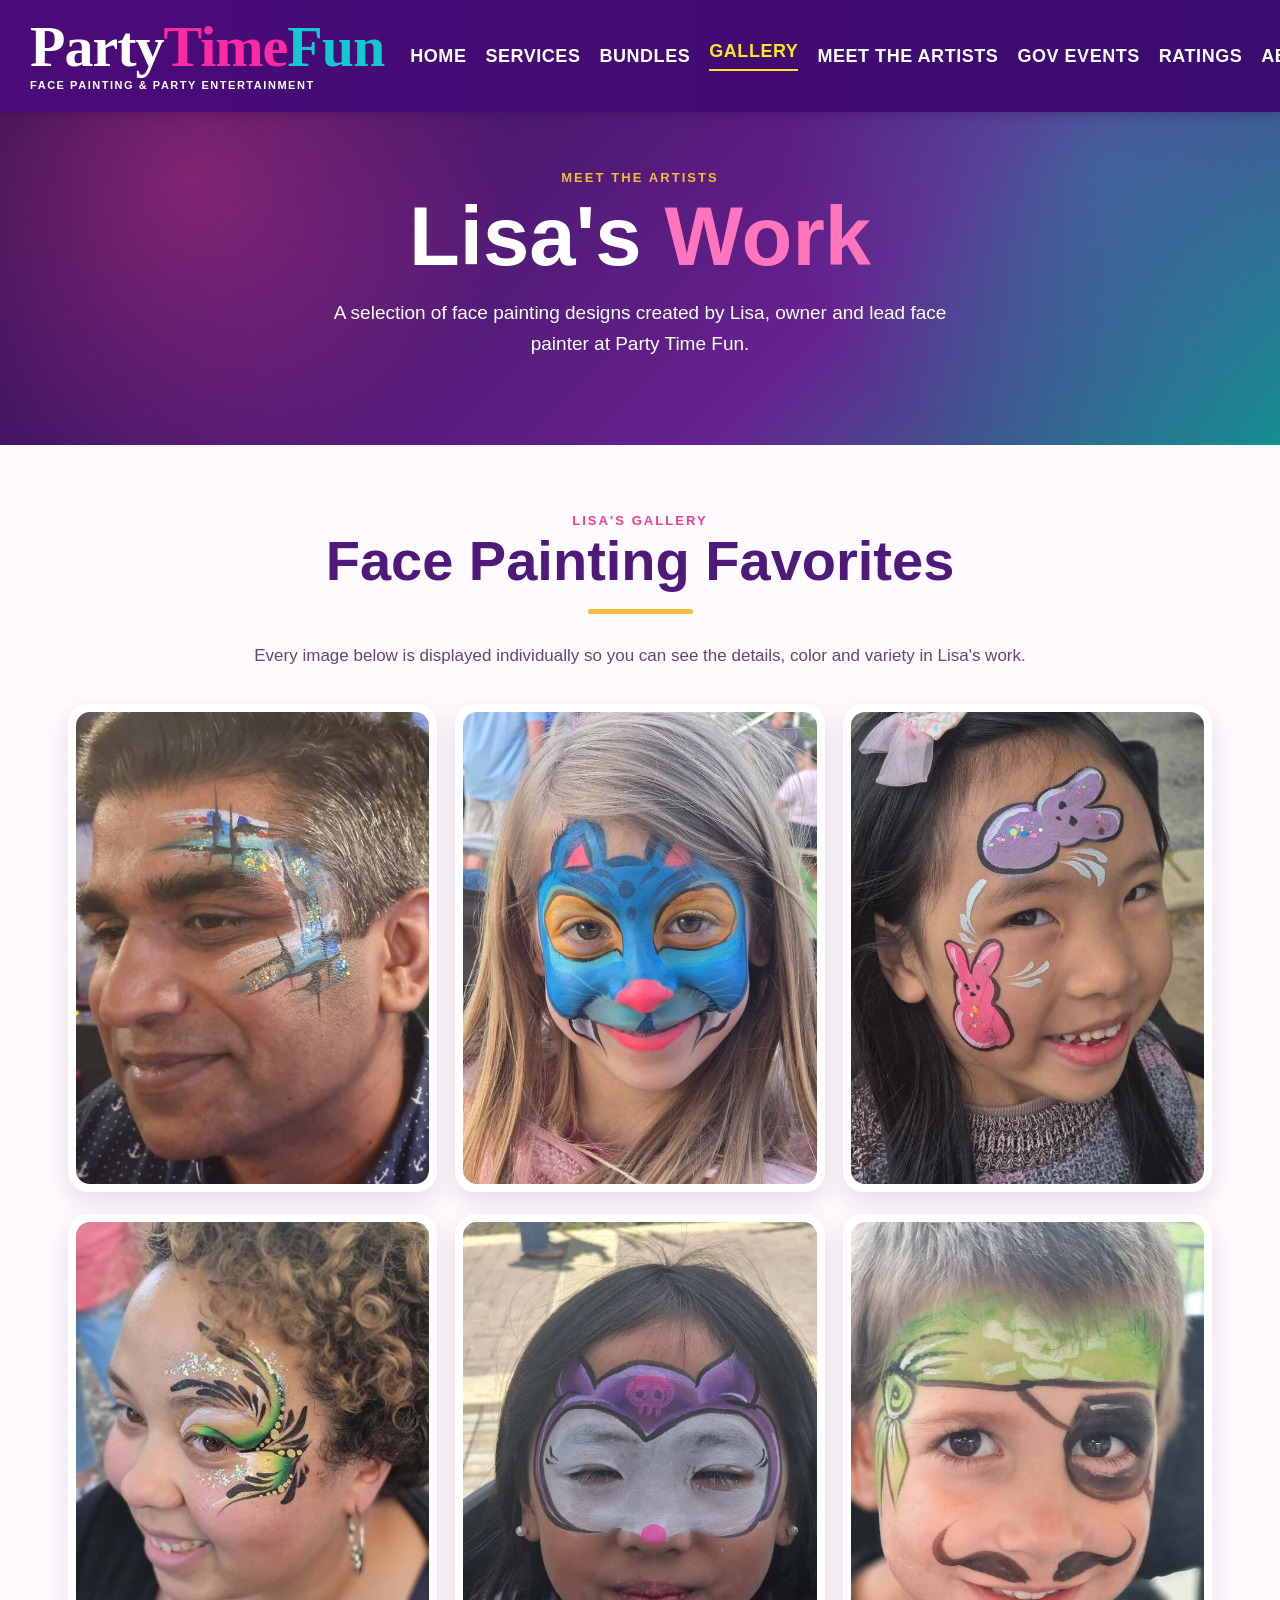
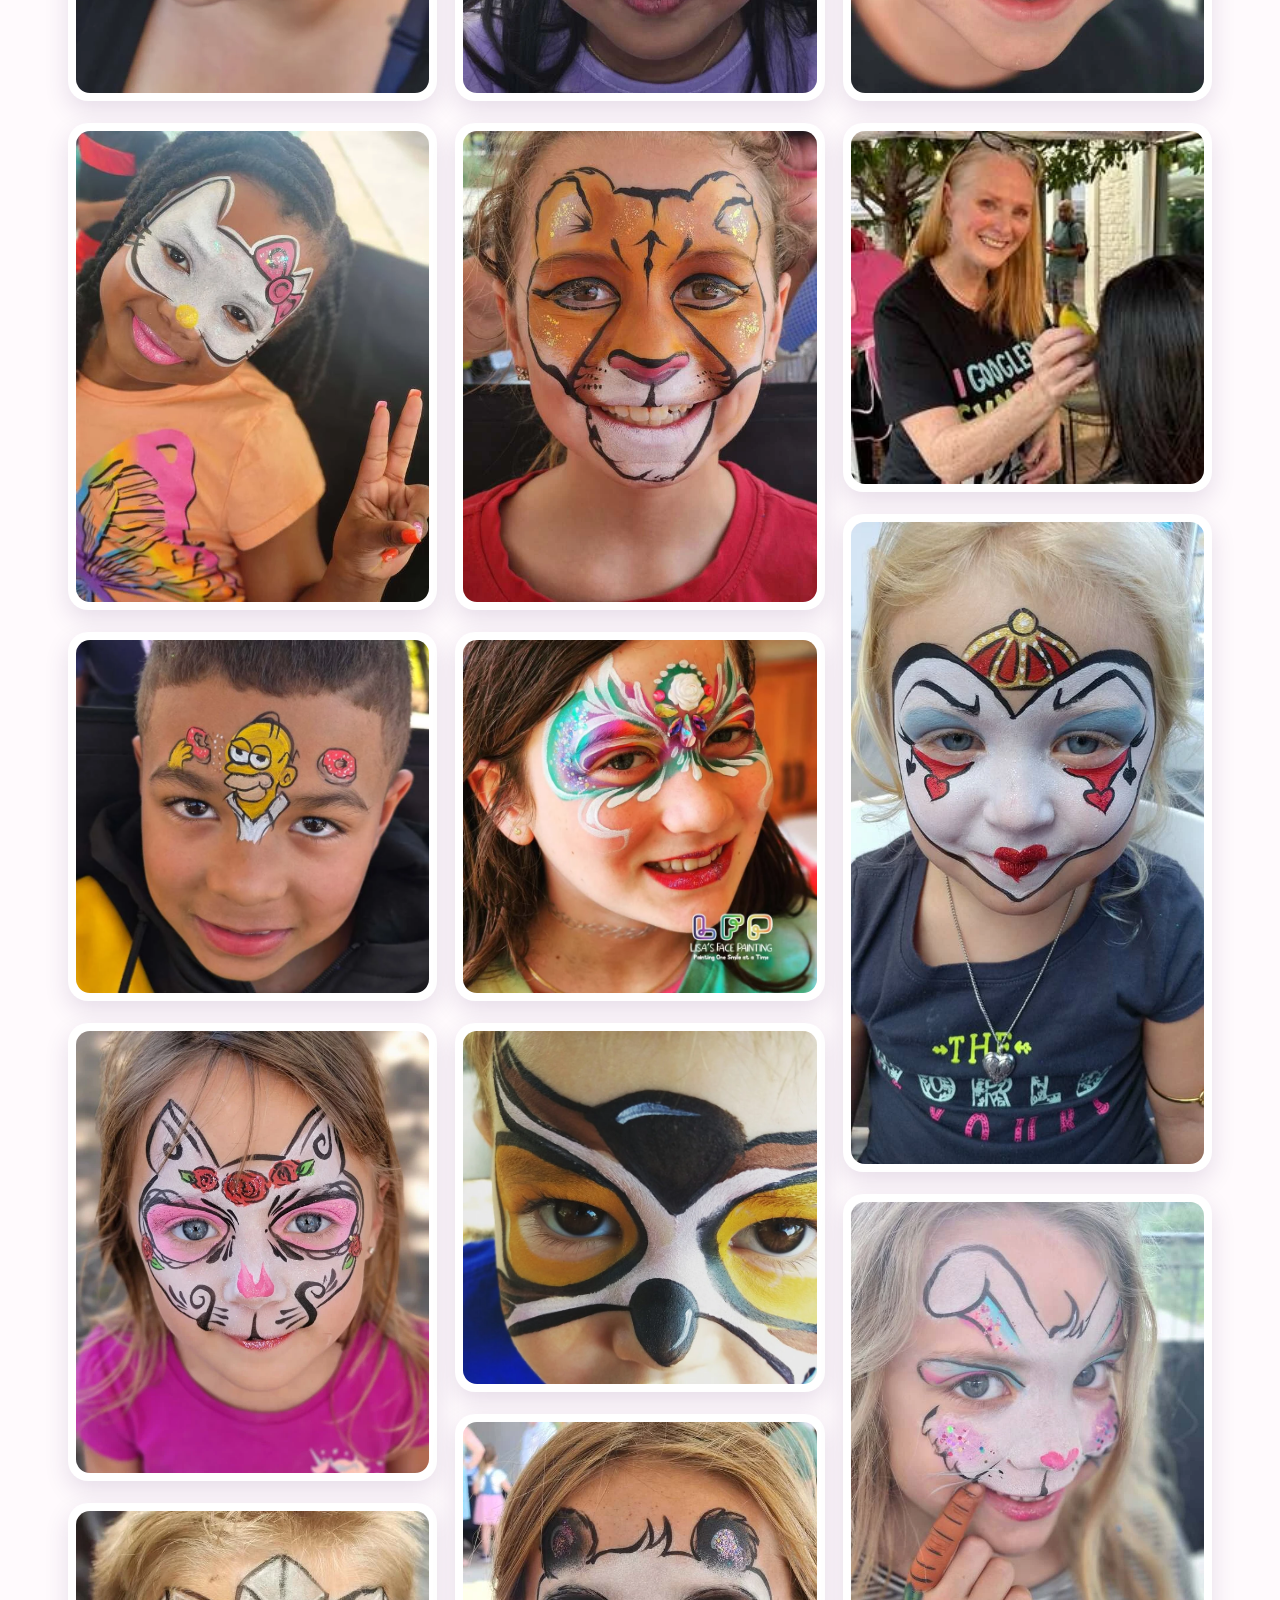
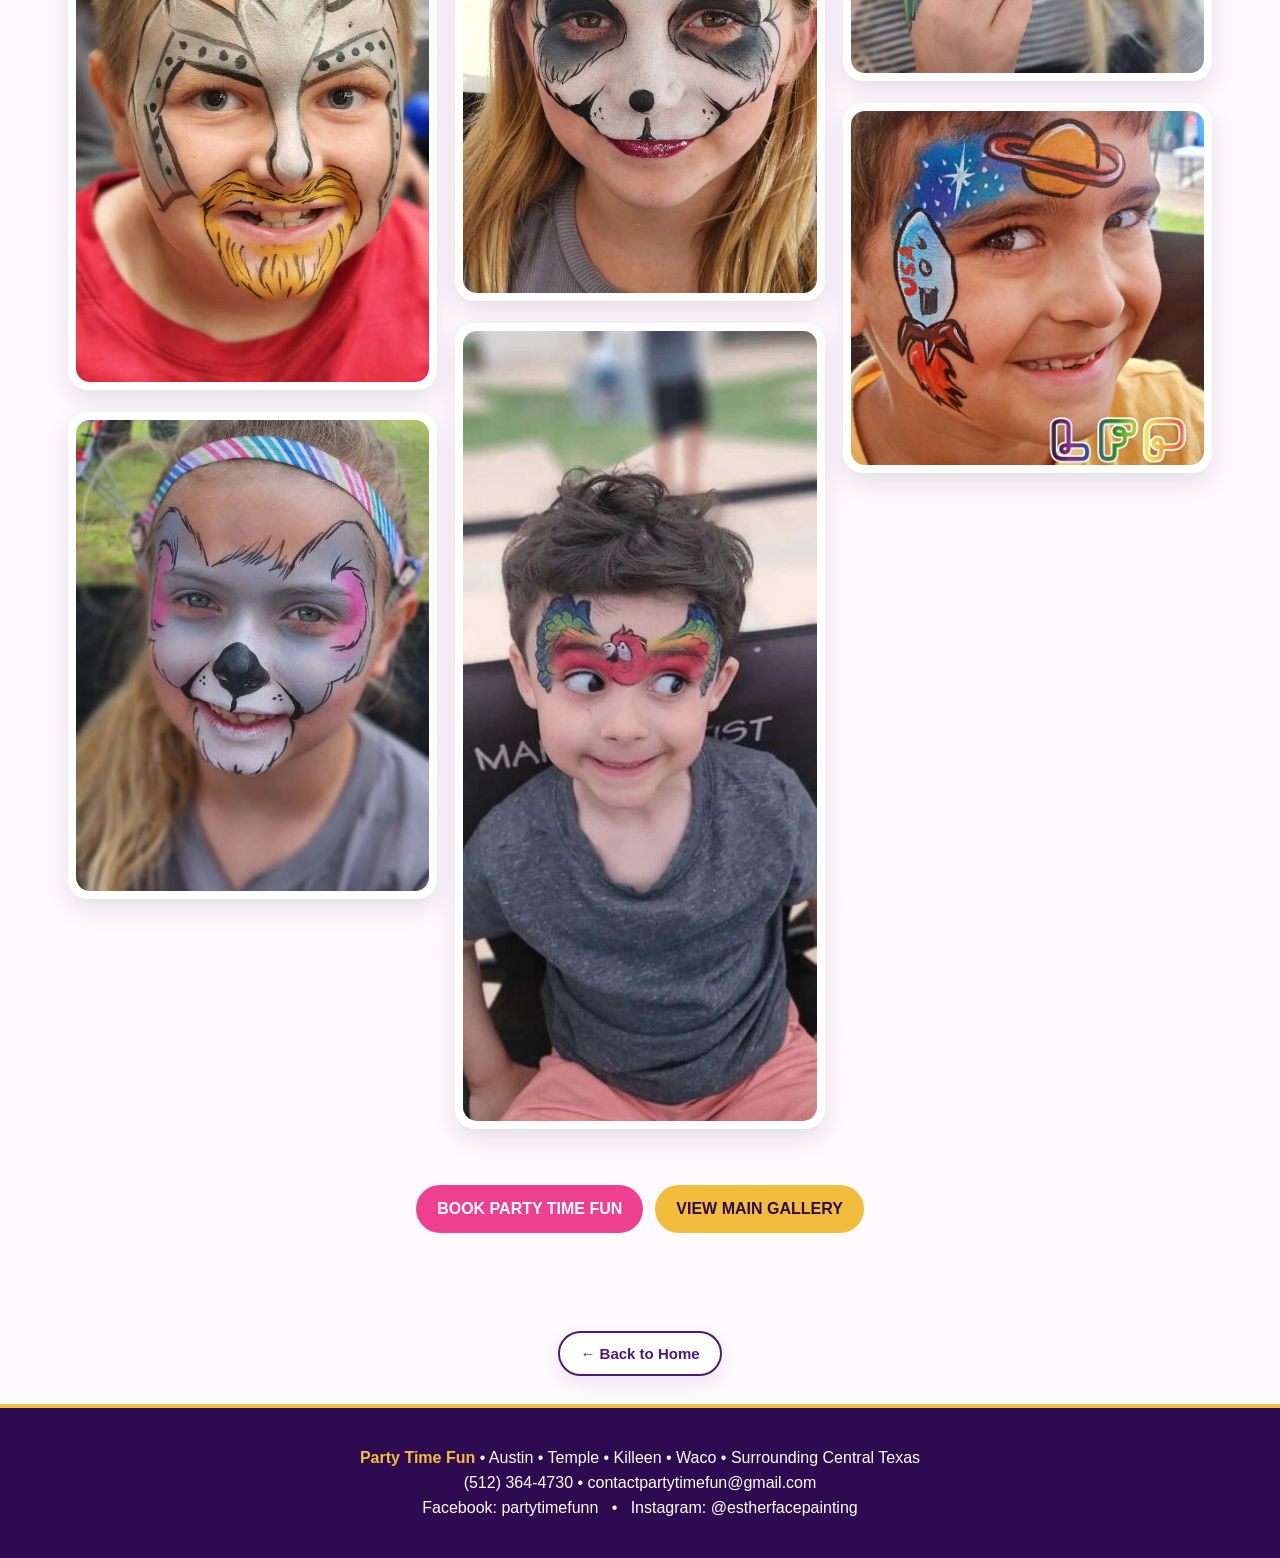
<file: lisa-work.html>
<!doctype html>
<html lang="en">
<head>
<meta charset="utf-8">
<meta name="viewport" content="width=device-width,initial-scale=1">
<title>Party Time Fun | Lisa's Work</title>
<meta name="description" content="See face painting artwork by Lisa, owner and lead face painter at Party Time Fun.">
<link rel="stylesheet" href="styles.css?v=20260824-8">
<style>
.artist-hero .hero-inner{grid-template-columns:1fr;max-width:980px;text-align:center}.artist-hero .hero-inner p{margin-left:auto;margin-right:auto}
.artist-intro{max-width:820px;margin:0 auto 34px;text-align:center}.artist-intro h2{font-size:clamp(38px,5vw,56px);color:var(--purple);margin:0 0 12px}.artist-intro p{font-size:17px;line-height:1.7;color:#64466f}
.artist-gallery{columns:3 260px;column-gap:18px}.artist-gallery figure{display:inline-block;width:100%;margin:0 0 18px;break-inside:avoid;background:#fff;padding:8px;border-radius:20px;box-shadow:0 9px 24px rgba(65,22,91,.13)}.artist-gallery img{display:block;width:100%;height:auto;border-radius:14px}
.artist-actions{display:flex;justify-content:center;gap:12px;flex-wrap:wrap;margin:34px 0 6px}.artist-actions .btn{min-width:190px;text-align:center}
@media(max-width:760px){.artist-gallery{columns:2 220px;column-gap:12px}.artist-gallery figure{margin-bottom:12px;padding:6px;border-radius:16px}.artist-gallery img{border-radius:11px}}
@media(max-width:520px){.artist-gallery{columns:1}.artist-intro{padding:0 4px}}
</style>
<script src="./mobile-nav.js?v=20260825-9" defer></script>
</head>
<body>
<header class="top"><nav class="nav"><a class="brandmark" href="index.html" aria-label="Party Time Fun home"><span class="brand-name"><span class="party">Party</span><span class="time">Time</span><span class="fun">Fun</span></span><span class="brand-tag">FACE PAINTING &amp; PARTY ENTERTAINMENT</span></a><div class="links"><a href="index.html">HOME</a><a href="services.html">SERVICES</a><a href="bundles.html">BUNDLES</a><a class="active" href="gallery.html">GALLERY</a><a href="about.html">ABOUT US</a><a href="government.html">GOV EVENTS</a><a href="ratings.html">RATINGS</a><a href="book.html">BOOK NOW</a><a href="contact.html">CONTACT</a><a class="book-pill" href="book.html">BOOK NOW</a></div></nav></header>
<section class="hero artist-hero"><div class="hero-inner"><div><div class="eyebrow">Meet the Artists</div><h1>Lisa's <span>Work</span></h1><p>A selection of face painting designs created by Lisa, owner and lead face painter at Party Time Fun.</p></div></div></section>
<main class="wrap">
<section class="artist-intro"><div class="eyebrow" style="color:var(--pink)">Lisa's Gallery</div><h2>Face Painting Favorites</h2><div class="goldline"></div><p>Every image below is displayed individually so you can see the details, color and variety in Lisa's work.</p></section>
<section class="artist-gallery" aria-label="Lisa face painting gallery">
<figure><img src="graffiti-blue-face-painting.webp" alt="Blue and silver abstract face painting design" loading="lazy" decoding="async"></figure>
<figure><img src="green-eye-designs.webp" alt="Green and black eye face painting design with glitter" loading="lazy" decoding="async"></figure>
<figure><img src="hello-kitty-face-painting-1.webp" alt="Cat-inspired full face painting design" loading="lazy" decoding="async"></figure>
<figure><img src="homer-face-painting.webp" alt="Cartoon-inspired forehead face painting design" loading="lazy" decoding="async"></figure>
<figure><img src="kitty-sugar-skull-face-painting.webp" alt="Cat sugar skull face painting design" loading="lazy" decoding="async"></figure>
<figure><img src="knight-face-painting-2.webp" alt="Knight helmet face painting design" loading="lazy" decoding="async"></figure>
<figure><img src="koala-face-painting.webp" alt="Koala-inspired face painting design" loading="lazy" decoding="async"></figure>
<figure><img src="kpop-face-painting-derpy.webp" alt="Blue character-inspired face painting design" loading="lazy" decoding="async"></figure>
<figure><img src="kuromi-face-painting.webp" alt="Purple character-inspired face painting design" loading="lazy" decoding="async"></figure>
<figure><img src="lioness-face-paint.webp" alt="Lioness face painting design" loading="lazy" decoding="async"></figure>
<figure><img src="mask-face-painting-3.webp" alt="Colorful decorative eye mask face painting" loading="lazy" decoding="async"></figure>
<figure><img src="owl-face-painting.webp" alt="Owl-inspired face painting design" loading="lazy" decoding="async"></figure>
<figure><img src="panda-face-painting.webp" alt="Panda face painting design" loading="lazy" decoding="async"></figure>
<figure><img src="parrot-face-painting-1.webp" alt="Parrot-inspired eye face painting design" loading="lazy" decoding="async"></figure>
<figure><img src="peeps-face-painting.webp" alt="Bunny candy-inspired cheek and forehead painting" loading="lazy" decoding="async"></figure>
<figure><img src="pirate-face-paint.webp" alt="Pirate face painting design" loading="lazy" decoding="async"></figure>
<figure><img src="profile.webp" alt="Lisa creating face painting at an event" loading="lazy" decoding="async"></figure>
<figure><img src="queen-of-hearts-face-painting.webp" alt="Queen of hearts face painting design" loading="lazy" decoding="async"></figure>
<figure><img src="rabbit-with-carrot-face-painting.webp" alt="Rabbit face painting design with carrot detail" loading="lazy" decoding="async"></figure>
<figure><img src="rocket-face-painting.webp" alt="Rocket and planet face painting design" loading="lazy" decoding="async"></figure>
</section>
<div class="artist-actions"><a class="btn btn-primary" href="book.html">BOOK PARTY TIME FUN</a><a class="btn btn-secondary" href="gallery.html">VIEW MAIN GALLERY</a></div>
</main>
<footer><p><strong>Party Time Fun</strong> • Austin • Temple • Killeen • Waco • Surrounding Central Texas</p><p><a href="tel:+15123644730">(512) 364-4730</a> • <a href="mailto:contactpartytimefun@gmail.com">contactpartytimefun@gmail.com</a></p><p><a href="https://facebook.com/partytimefunn" target="_blank" rel="noopener">Facebook: partytimefunn</a> &nbsp; • &nbsp; <a href="https://instagram.com/estherfacepainting" target="_blank" rel="noopener">Instagram: @estherfacepainting</a></p></footer>
</body>
</html>
</file>
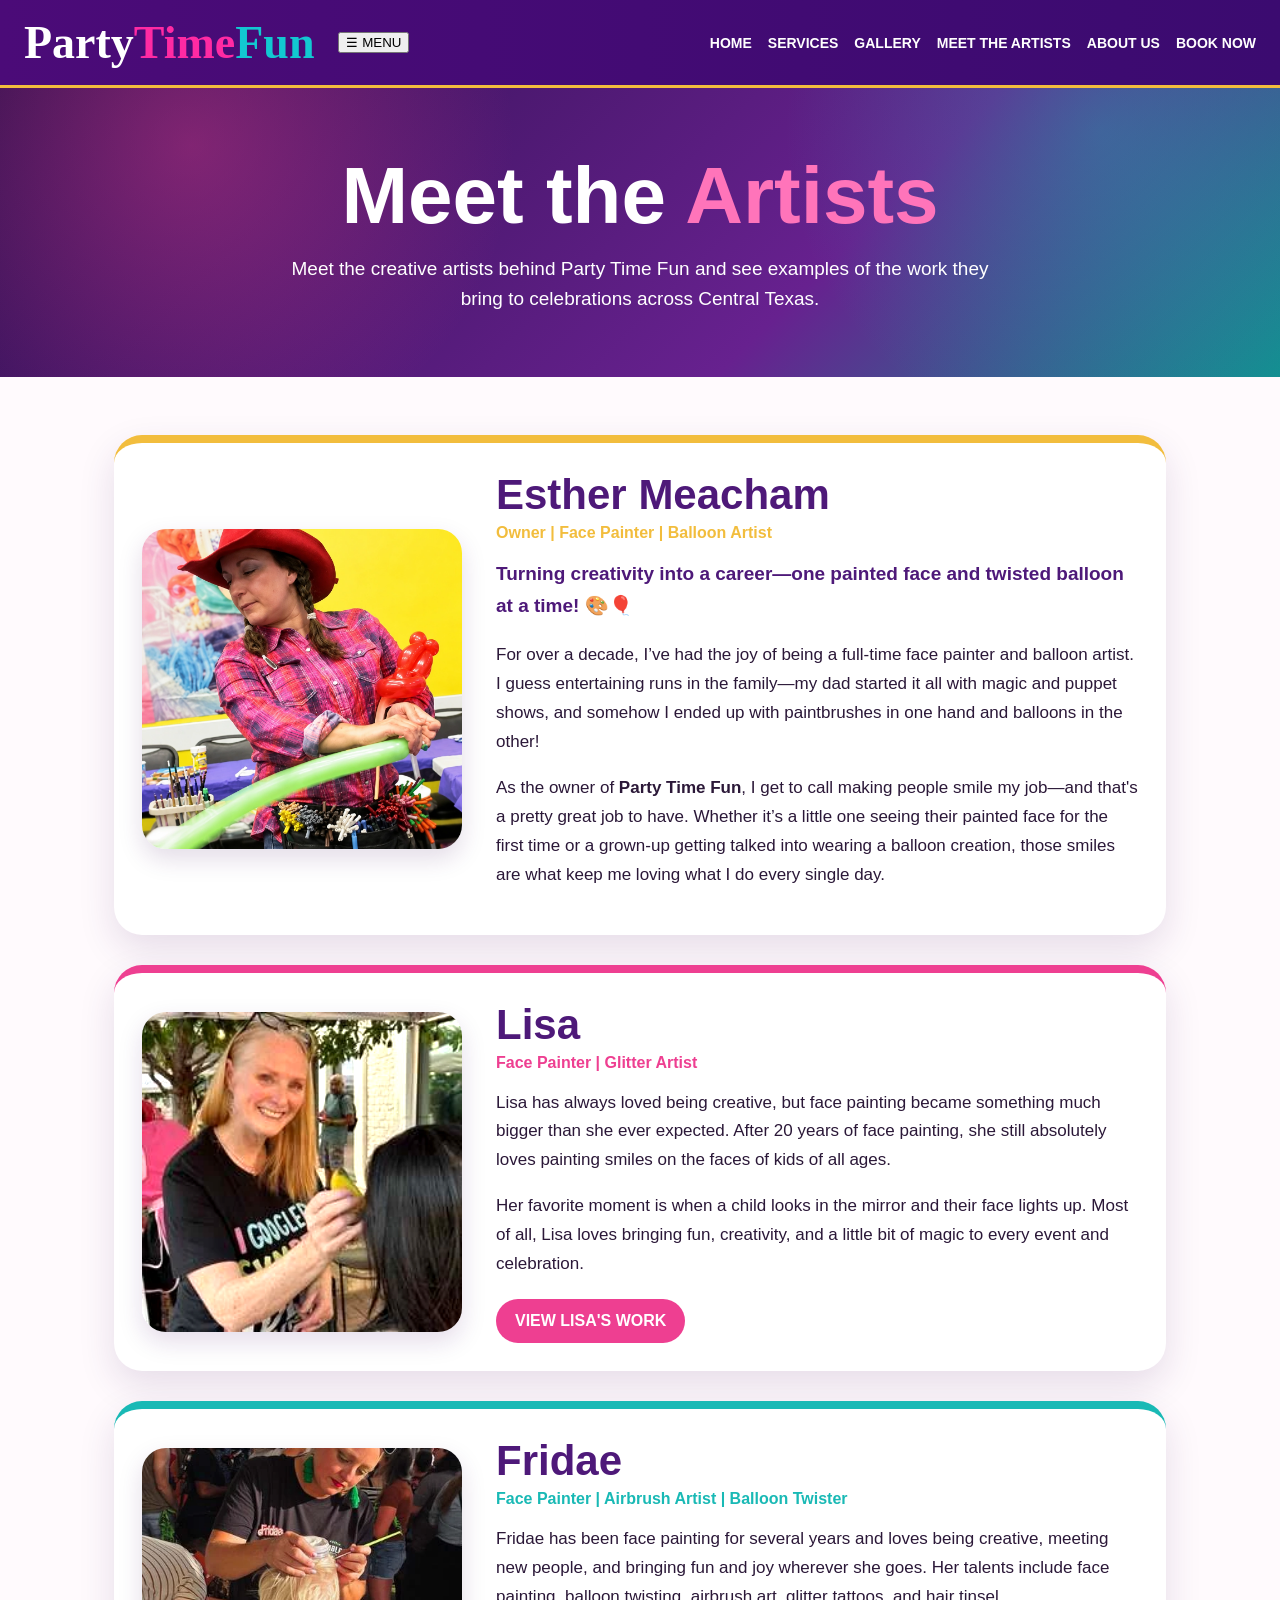
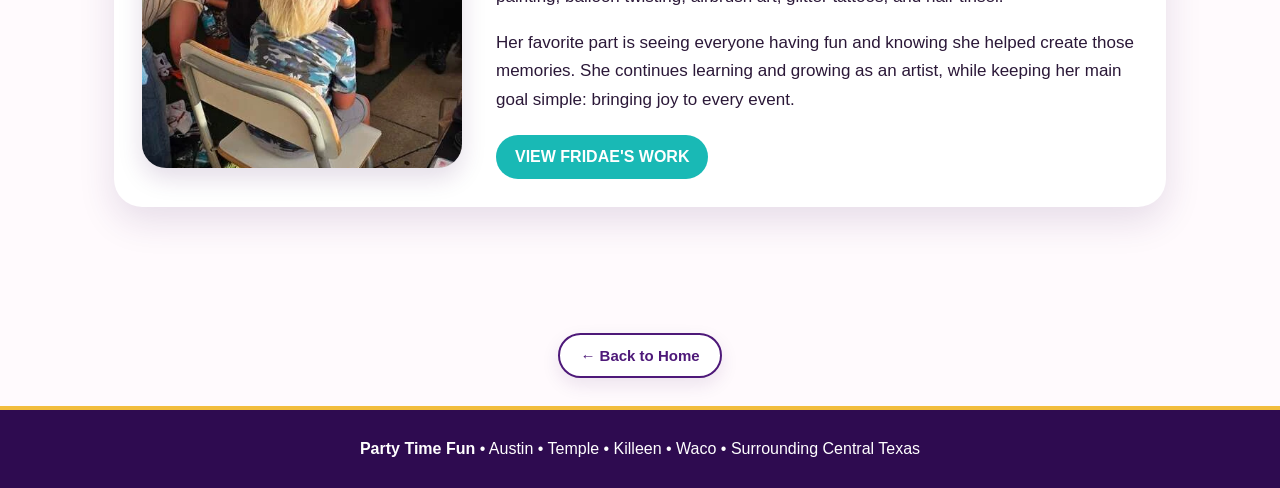
<file: meet-the-artists.html>
<!doctype html>
<html lang="en">
<head>
<meta charset="utf-8">
<meta name="viewport" content="width=device-width,initial-scale=1">
<title>Meet the Artists | Party Time Fun</title>
<meta name="description" content="Meet Esther, Lisa and Fridae, the creative artists behind Party Time Fun in Central Texas, and explore their face painting, balloon twisting, airbrush and event artwork.">
<script src="mobile-nav.js" defer></script>
<style>
:root{--purple:#4e1979;--deep:#2e0b50;--pink:#ee3f91;--teal:#19b9b5;--gold:#f2bd3d;--ink:#2b1838;--paper:#fffafd}
*{box-sizing:border-box}body{margin:0;font-family:Arial,Helvetica,sans-serif;color:var(--ink);background:var(--paper)}
.top{background:linear-gradient(90deg,#4b0b78,#3b0b70);color:#fff;border-bottom:3px solid var(--gold)}
.nav{max-width:1320px;margin:auto;padding:16px 24px;display:flex;align-items:center;gap:24px;flex-wrap:wrap}.brand{font-family:"Brush Script MT","Segoe Script",cursive;font-size:46px;font-weight:900;text-decoration:none;color:#fff}.brand .time{color:#ff2aa3}.brand .fun{color:#12c8d1}
.links{margin-left:auto;display:flex;gap:16px;flex-wrap:wrap;font-weight:800;font-size:14px}.links a{color:#fff;text-decoration:none}.links a:hover{text-decoration:underline}
.hero{padding:62px 24px;text-align:center;color:#fff;background:radial-gradient(circle at 15% 20%,rgba(238,63,145,.38),transparent 29%),radial-gradient(circle at 86% 15%,rgba(25,185,181,.32),transparent 28%),linear-gradient(135deg,#301050,#67218f 64%,#138f91)}
.hero h1{font-size:clamp(48px,7vw,80px);margin:0 0 12px}.hero h1 span{color:#ff74ba}.hero p{max-width:720px;margin:auto;font-size:19px;line-height:1.6}
.wrap{max-width:1100px;margin:auto;padding:58px 24px 72px}.artist{display:grid;grid-template-columns:320px 1fr;gap:34px;align-items:center;background:#fff;border-radius:28px;padding:28px;margin-bottom:30px;box-shadow:0 14px 36px rgba(65,22,91,.13);border-top:8px solid var(--accent)}
.artist img{width:100%;aspect-ratio:1/1;object-fit:cover;border-radius:24px;box-shadow:0 10px 24px rgba(65,22,91,.15)}.lisa-photo{filter:brightness(1.18) contrast(1.03)}.artist h2{font-size:42px;color:var(--purple);margin:0 0 5px}.role{font-weight:900;color:var(--accent);margin-bottom:16px}.artist p{font-size:17px;line-height:1.7}.tagline{font-size:19px!important;font-weight:800;color:var(--purple);margin-top:0}.btns{display:flex;gap:12px;flex-wrap:wrap;margin-top:20px}.btn{display:inline-block;padding:13px 19px;border-radius:999px;font-weight:900;text-decoration:none}.primary{background:var(--accent);color:#fff}footer{background:var(--deep);color:#fff;text-align:center;padding:30px 18px;border-top:4px solid var(--gold)}
@media(max-width:760px){.artist{grid-template-columns:1fr;text-align:center;padding:20px}.artist img{max-width:320px;margin:auto}.btns{justify-content:center}.links{display:none}.nav{justify-content:center}}
</style>
</head>
<body>
<header class="top"><nav class="nav"><a class="brand" href="index.html"><span>Party</span><span class="time">Time</span><span class="fun">Fun</span></a><div class="links"><a href="index.html">HOME</a><a href="services.html">SERVICES</a><a href="gallery.html">GALLERY</a><a href="meet-the-artists.html">MEET THE ARTISTS</a><a href="about.html">ABOUT US</a><a href="book.html">BOOK NOW</a></div></nav></header>
<section class="hero"><h1>Meet the <span>Artists</span></h1><p>Meet the creative artists behind Party Time Fun and see examples of the work they bring to celebrations across Central Texas.</p></section>
<main class="wrap">
<section class="artist" style="--accent:var(--gold)"><img src="assets/Esther-Twisting-Balloon.webp" alt="Esther Meacham, owner and artist at Party Time Fun"><div><h2>Esther Meacham</h2><div class="role">Owner | Face Painter | Balloon Artist</div><p class="tagline">Turning creativity into a career—one painted face and twisted balloon at a time! 🎨🎈</p><p>For over a decade, I’ve had the joy of being a full-time face painter and balloon artist. I guess entertaining runs in the family—my dad started it all with magic and puppet shows, and somehow I ended up with paintbrushes in one hand and balloons in the other!</p><p>As the owner of <strong>Party Time Fun</strong>, I get to call making people smile my job—and that's a pretty great job to have. Whether it’s a little one seeing their painted face for the first time or a grown-up getting talked into wearing a balloon creation, those smiles are what keep me loving what I do every single day.</p></div></section>
<section class="artist" style="--accent:var(--pink)"><img class="lisa-photo" src="profile.webp" alt="Lisa, Party Time Fun artist"><div><h2>Lisa</h2><div class="role">Face Painter | Glitter Artist</div><p>Lisa has always loved being creative, but face painting became something much bigger than she ever expected. After 20 years of face painting, she still absolutely loves painting smiles on the faces of kids of all ages.</p><p>Her favorite moment is when a child looks in the mirror and their face lights up. Most of all, Lisa loves bringing fun, creativity, and a little bit of magic to every event and celebration.</p><div class="btns"><a class="btn primary" href="lisa-work.html">VIEW LISA'S WORK</a></div></div></section>
<section class="artist" style="--accent:var(--teal)"><img src="fridae-painting.webp" alt="Fridae, Party Time Fun face painter and airbrush artist"><div><h2>Fridae</h2><div class="role">Face Painter | Airbrush Artist | Balloon Twister</div><p>Fridae has been face painting for several years and loves being creative, meeting new people, and bringing fun and joy wherever she goes. Her talents include face painting, balloon twisting, airbrush art, glitter tattoos, and hair tinsel.</p><p>Her favorite part is seeing everyone having fun and knowing she helped create those memories. She continues learning and growing as an artist, while keeping her main goal simple: bringing joy to every event.</p><div class="btns"><a class="btn primary" href="fridae-work.html">VIEW FRIDAE'S WORK</a></div></div></section>
</main><footer><strong>Party Time Fun</strong> • Austin • Temple • Killeen • Waco • Surrounding Central Texas</footer>
</body></html>
</file>
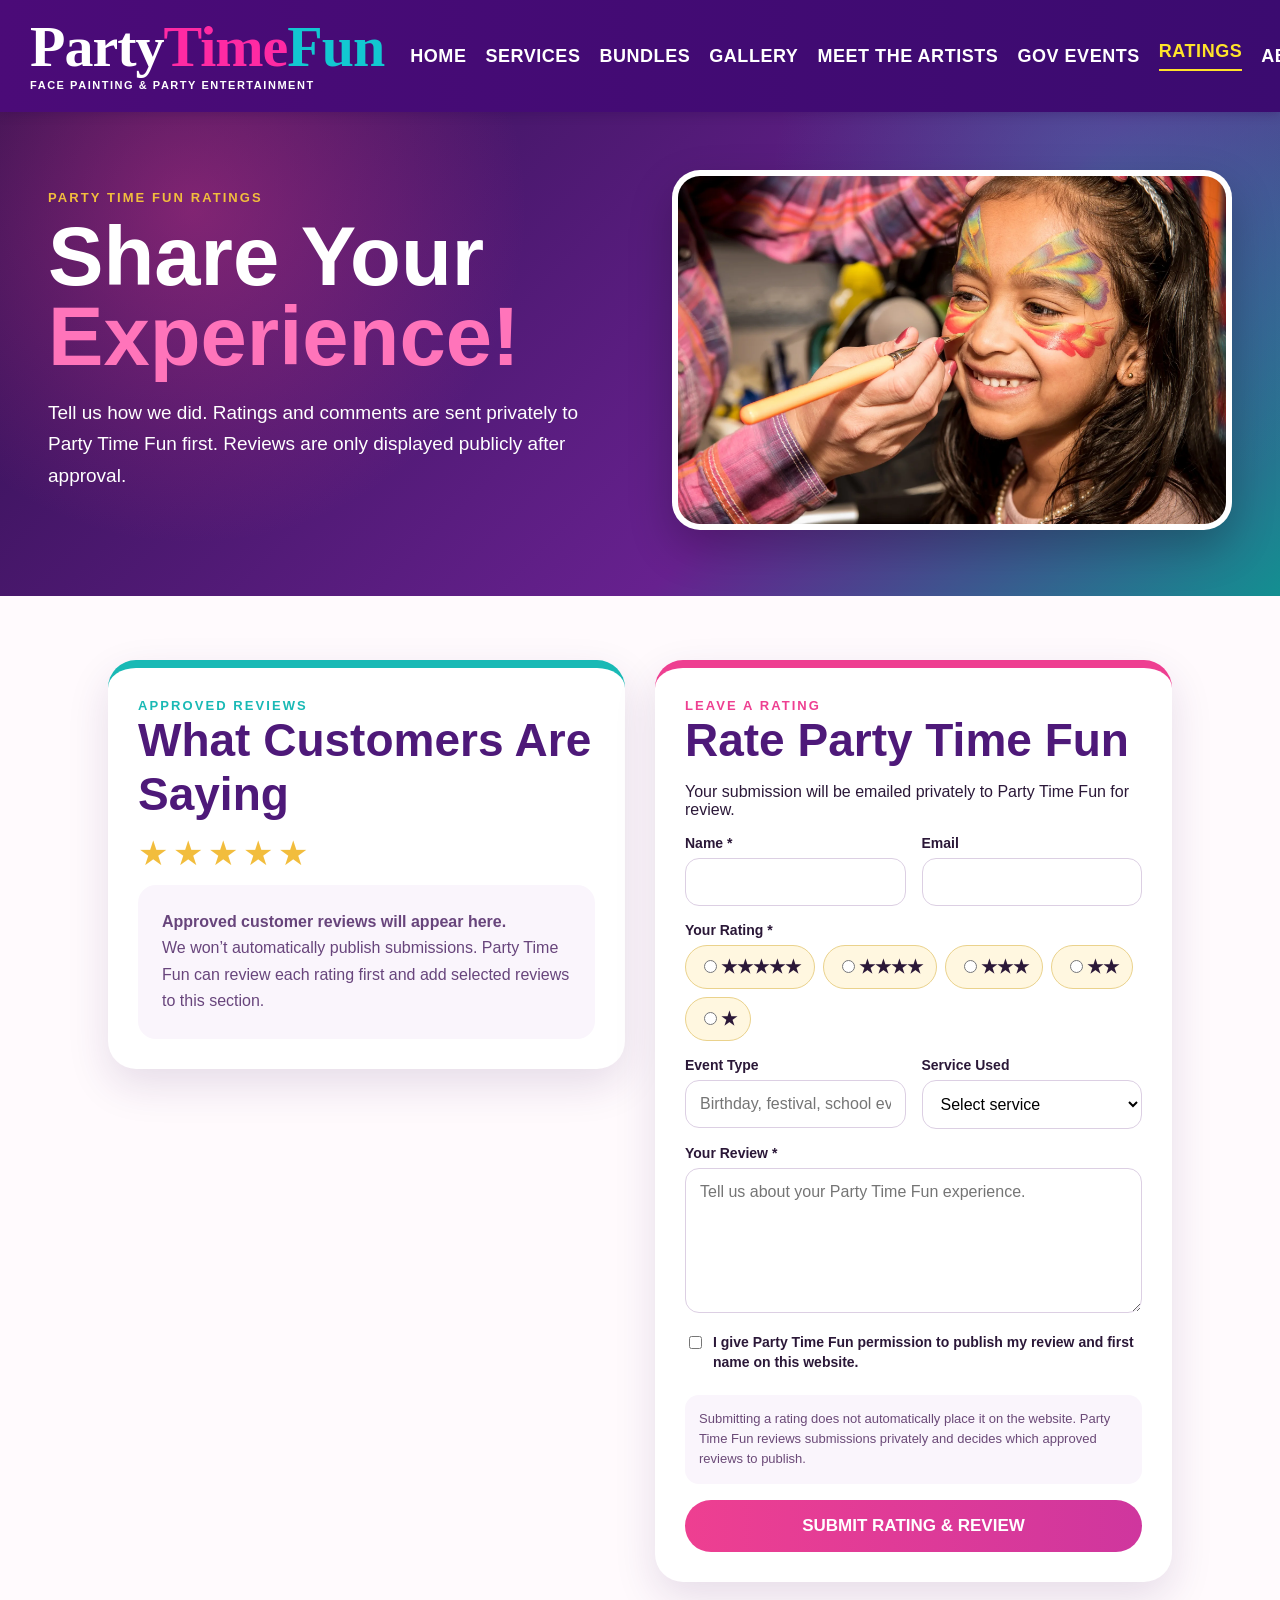
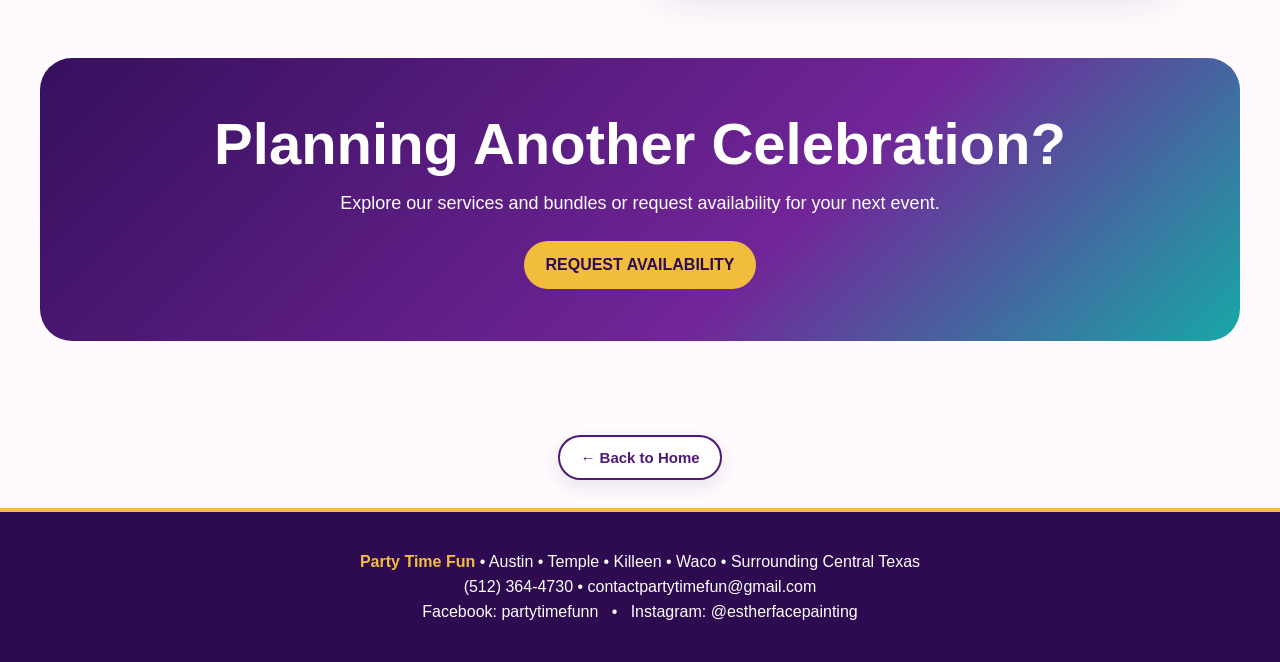
<file: ratings.html>
<!doctype html><html lang="en"><head><meta charset="utf-8"><meta name="viewport" content="width=device-width,initial-scale=1"><title>Party Time Fun | Ratings & Reviews</title><meta name="description" content="Rate your Party Time Fun experience and read approved customer reviews."><link rel="stylesheet" href="styles.css?v=20260824-8"><style>.ratings-wrap{max-width:1120px;margin:auto;padding:64px 28px 76px}.rating-layout{display:grid;grid-template-columns:1fr 1fr;gap:30px;align-items:start}.review-panel,.rating-form{background:#fff;border-radius:28px;padding:30px;box-shadow:0 16px 42px rgba(65,22,91,.13)}.review-panel{border-top:8px solid var(--teal)}.rating-form{border-top:8px solid var(--pink)}.review-panel h2,.rating-form h2{color:var(--purple);font-size:clamp(32px,4vw,46px);margin:0 0 12px}.stars{font-size:34px;letter-spacing:5px;color:#f2bd3d;margin:12px 0}.empty-review{background:#faf5fc;border-radius:18px;padding:24px;line-height:1.65;color:#68457c}.rating-fields{display:grid;grid-template-columns:1fr 1fr;gap:16px}.rating-fields .full{grid-column:1/-1}.rating-fields label{display:block;font-weight:800;margin-bottom:7px}.rating-fields input,.rating-fields select,.rating-fields textarea{width:100%}.rating-fields textarea{min-height:145px}.rating-choice{display:flex;gap:8px;flex-wrap:wrap}.rating-choice label{cursor:pointer;background:#fff7e0;border:1px solid #ead28c;border-radius:999px;padding:10px 13px;margin:0;font-size:18px}.rating-choice input{width:auto;margin-right:4px}.privacy-note{font-size:13px;line-height:1.55;color:#6b4a78;background:#faf5fc;padding:14px;border-radius:14px}.publish-check{display:flex!important;align-items:flex-start;gap:8px;line-height:1.4}.publish-check input{width:auto;margin-top:3px}.submit-review{border:0;width:100%;border-radius:999px;padding:16px;background:linear-gradient(90deg,var(--pink),#cf369e);color:#fff;font-size:17px;font-weight:900;cursor:pointer}@media(max-width:800px){.rating-layout{grid-template-columns:1fr}.rating-fields{grid-template-columns:1fr}.rating-fields .full{grid-column:auto}}@media(max-width:600px){.ratings-wrap{padding:42px 18px 58px}.review-panel,.rating-form{padding:22px}}</style><script src="./mobile-nav.js?v=20260821-2" defer></script>
</head><body>
<header class="top"><nav class="nav"><a class="brandmark" href="index.html" aria-label="Party Time Fun home"><span class="brand-name"><span class="party">Party</span><span class="time">Time</span><span class="fun">Fun</span></span><span class="brand-tag">FACE PAINTING &amp; PARTY ENTERTAINMENT</span></a><div class="links"><a href="index.html">HOME</a><a href="services.html">SERVICES</a><a href="bundles.html">BUNDLES</a><a href="gallery.html">GALLERY</a><a href="about.html">ABOUT US</a><a href="government.html">GOV EVENTS</a><a class="active" href="ratings.html">RATINGS</a><a href="book.html">BOOK NOW</a><a href="contact.html">CONTACT</a><a class="book-pill" href="book.html">BOOK NOW</a></div></nav></header>
<section class="hero"><div class="hero-inner"><div><div class="eyebrow">Party Time Fun Ratings</div><h1>Share Your <span>Experience!</span></h1><p>Tell us how we did. Ratings and comments are sent privately to Party Time Fun first. Reviews are only displayed publicly after approval.</p></div><div class="hero-photo"><img src="assets/face-feature.webp" alt="Party Time Fun face painting"></div></div></section>
<main class="ratings-wrap"><div class="rating-layout"><section class="review-panel"><div class="eyebrow" style="color:var(--teal)">Approved Reviews</div><h2>What Customers Are Saying</h2><div class="stars" aria-label="Five stars">★★★★★</div><div class="empty-review"><strong>Approved customer reviews will appear here.</strong><br>We won’t automatically publish submissions. Party Time Fun can review each rating first and add selected reviews to this section.</div></section>
<section class="rating-form"><div class="eyebrow" style="color:var(--pink)">Leave a Rating</div><h2>Rate Party Time Fun</h2><p>Your submission will be emailed privately to Party Time Fun for review.</p><form action="https://formsubmit.co/book.partytimefun@gmail.com" method="POST"><input type="hidden" name="_subject" value="New Party Time Fun Rating / Review"><input type="hidden" name="_template" value="table"><input type="hidden" name="_captcha" value="false"><input type="text" name="_honey" style="display:none"><div class="rating-fields"><div><label for="review-name">Name *</label><input id="review-name" name="Customer Name" required autocomplete="name"></div><div><label for="review-email">Email</label><input id="review-email" type="email" name="Email" autocomplete="email"></div><div class="full"><label>Your Rating *</label><div class="rating-choice"><label><input type="radio" name="Rating" value="5 Stars" required>★★★★★</label><label><input type="radio" name="Rating" value="4 Stars">★★★★</label><label><input type="radio" name="Rating" value="3 Stars">★★★</label><label><input type="radio" name="Rating" value="2 Stars">★★</label><label><input type="radio" name="Rating" value="1 Star">★</label></div></div><div><label for="review-event">Event Type</label><input id="review-event" name="Event Type" placeholder="Birthday, festival, school event..."></div><div><label for="review-service">Service Used</label><select id="review-service" name="Service Used"><option value="">Select service</option><option>Face Painting</option><option>Balloon Twisting</option><option>Glitter Bar</option><option>Glitter Tattoos</option><option>Temporary Tattoo Designs</option><option>Package / Multiple Services</option></select></div><div class="full"><label for="review-text">Your Review *</label><textarea id="review-text" name="Review" required placeholder="Tell us about your Party Time Fun experience."></textarea></div><div class="full"><label class="publish-check"><input type="checkbox" name="Permission to Publish" value="Yes"> I give Party Time Fun permission to publish my review and first name on this website.</label></div><div class="full privacy-note">Submitting a rating does not automatically place it on the website. Party Time Fun reviews submissions privately and decides which approved reviews to publish.</div><div class="full"><button class="submit-review" type="submit">SUBMIT RATING &amp; REVIEW</button></div></div></form></section></div></main>
<section class="cta"><h2>Planning Another Celebration?</h2><p>Explore our services and bundles or request availability for your next event.</p><a class="btn btn-secondary" href="book.html">REQUEST AVAILABILITY</a></section><footer><p><strong>Party Time Fun</strong> • Austin • Temple • Killeen • Waco • Surrounding Central Texas</p><p><a href="tel:+15123644730">(512) 364-4730</a> • <a href="mailto:contactpartytimefun@gmail.com">contactpartytimefun@gmail.com</a></p><p><a href="https://facebook.com/partytimefunn" target="_blank" rel="noopener">Facebook: partytimefunn</a> &nbsp; • &nbsp; <a href="https://instagram.com/estherfacepainting" target="_blank" rel="noopener">Instagram: @estherfacepainting</a></p></footer></body></html>
</file>
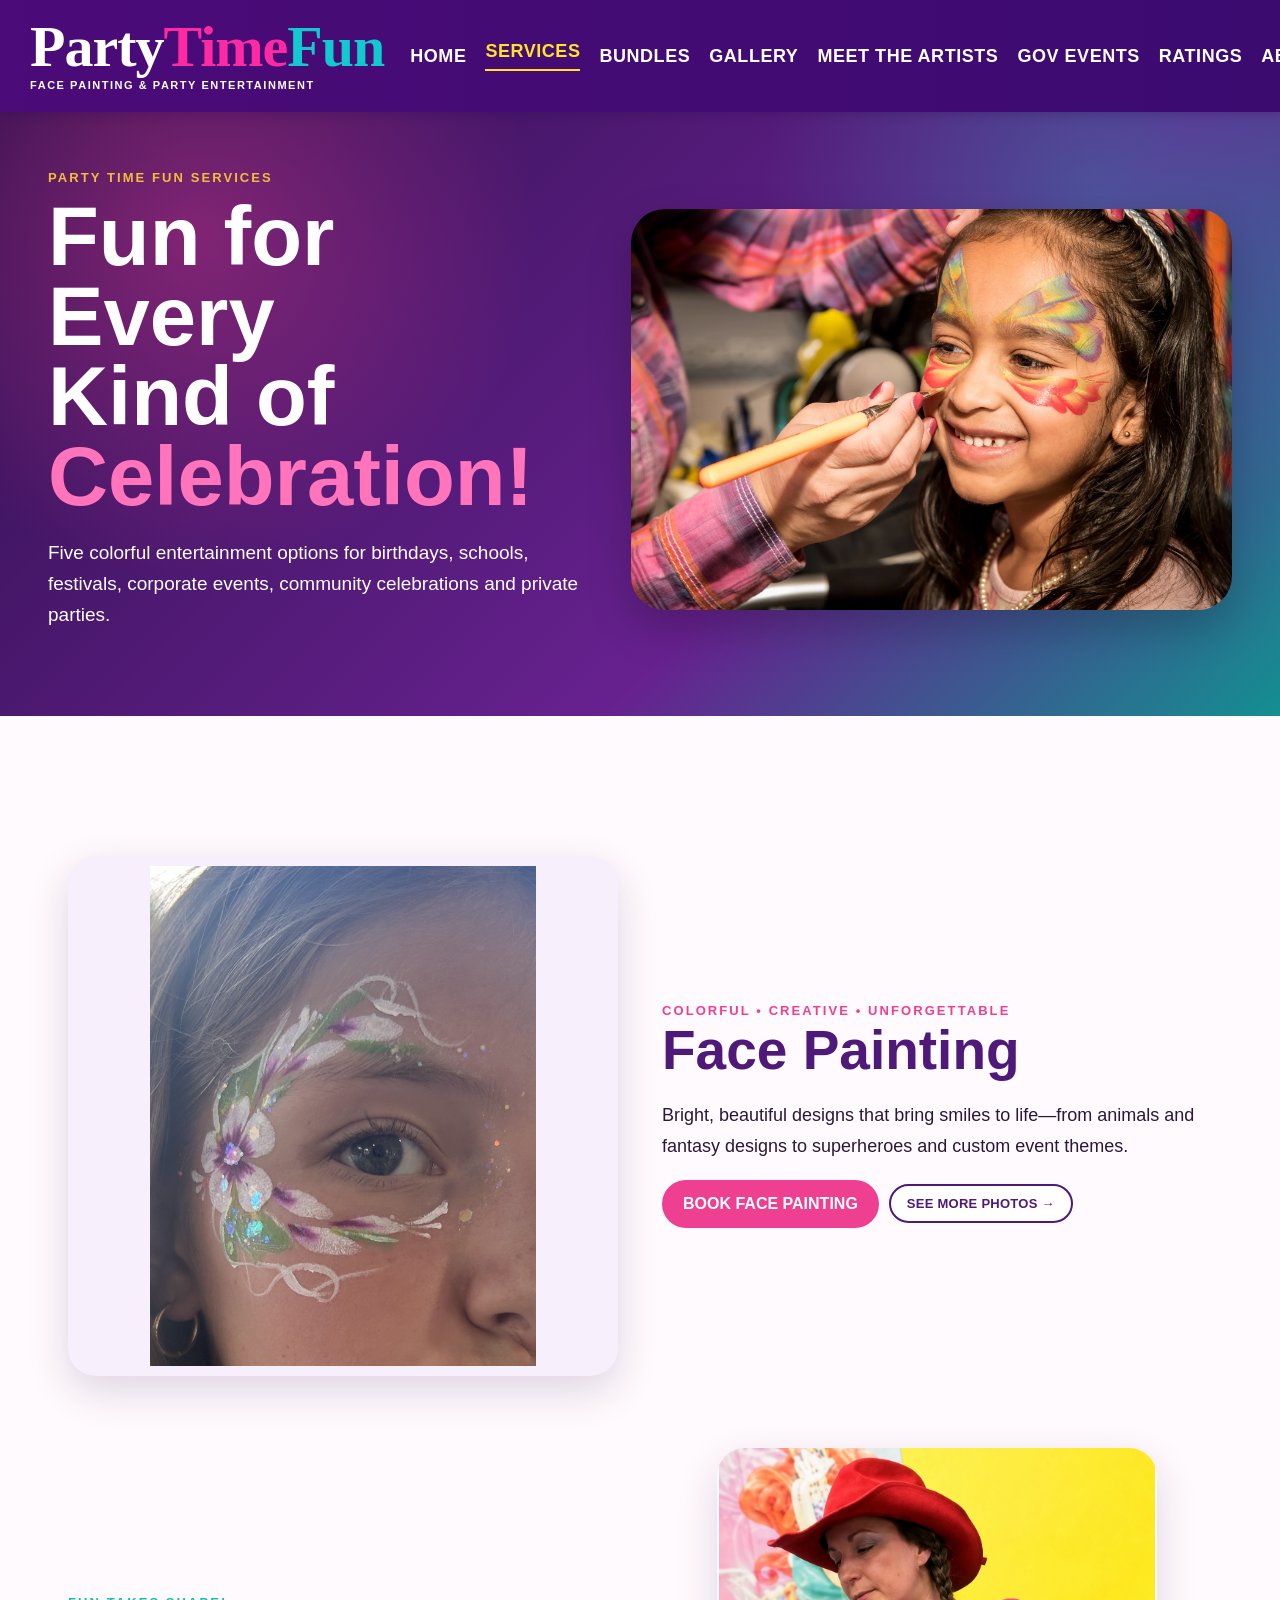
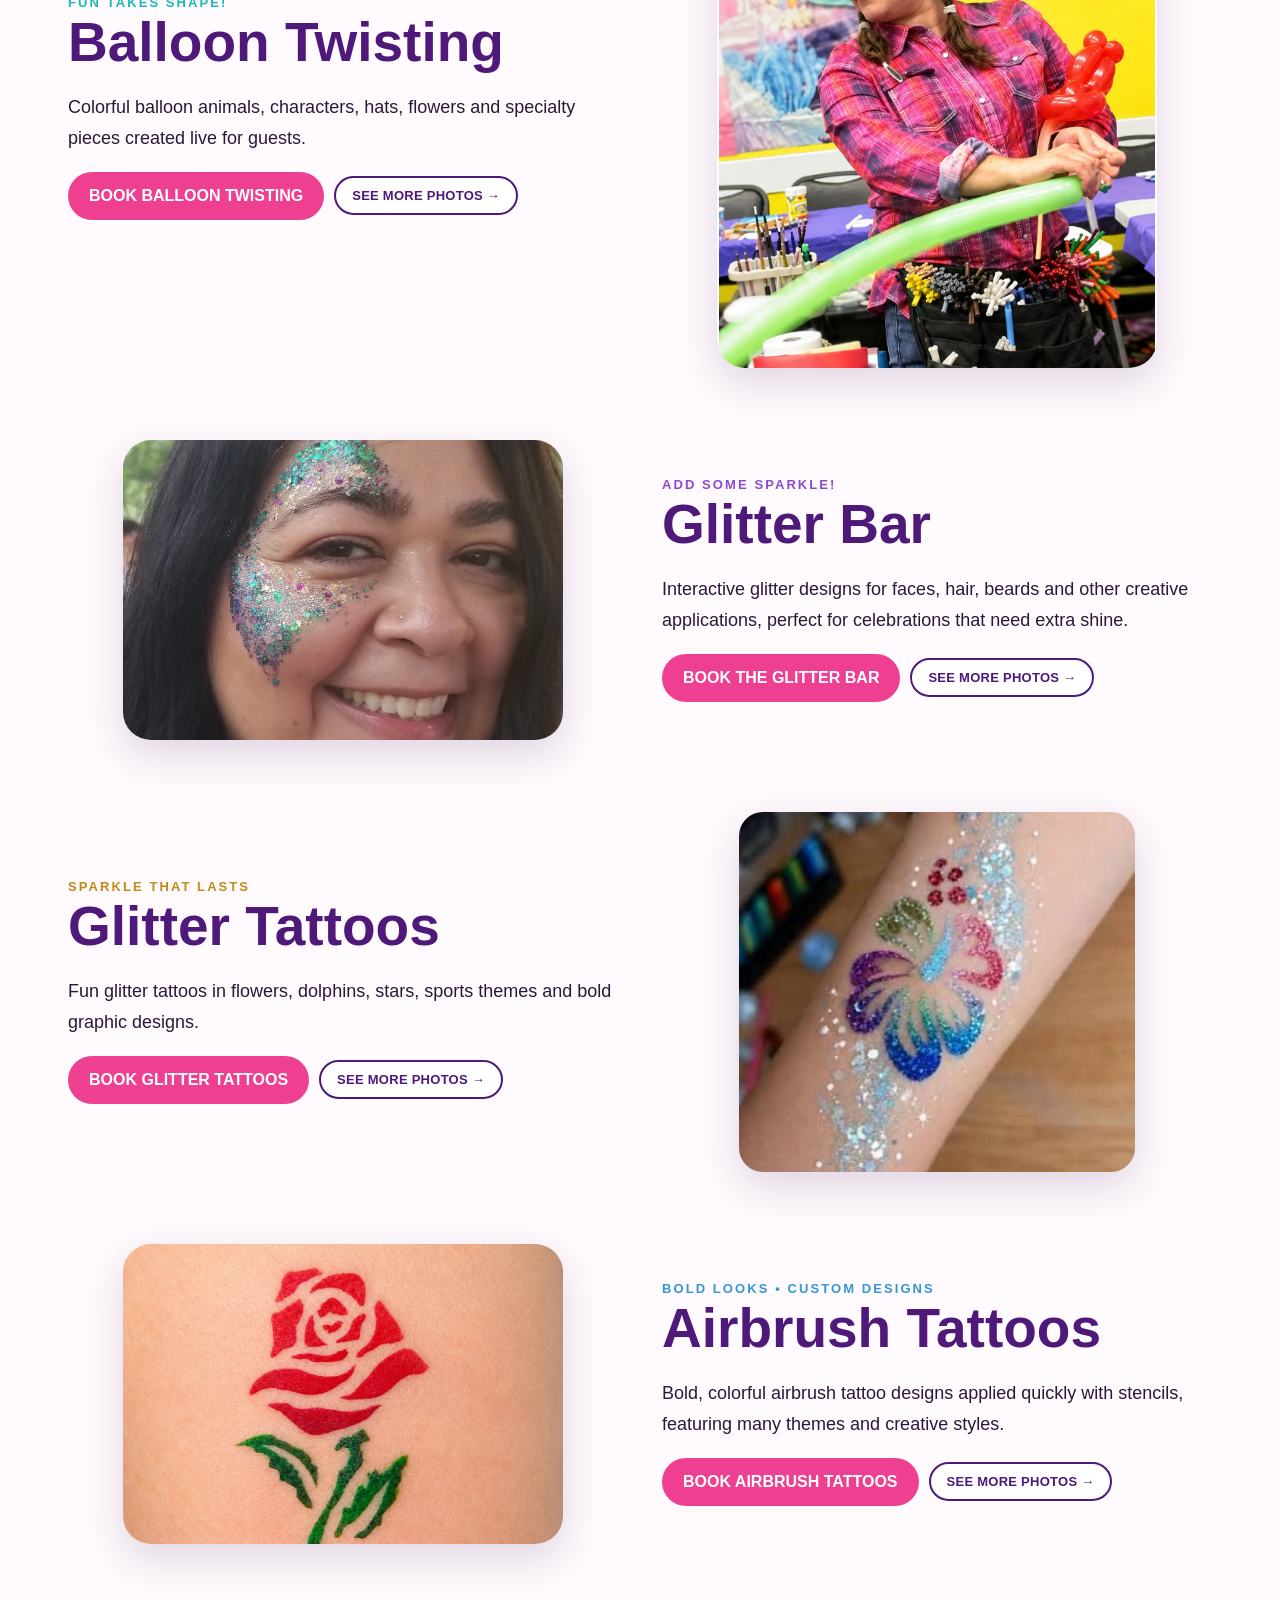
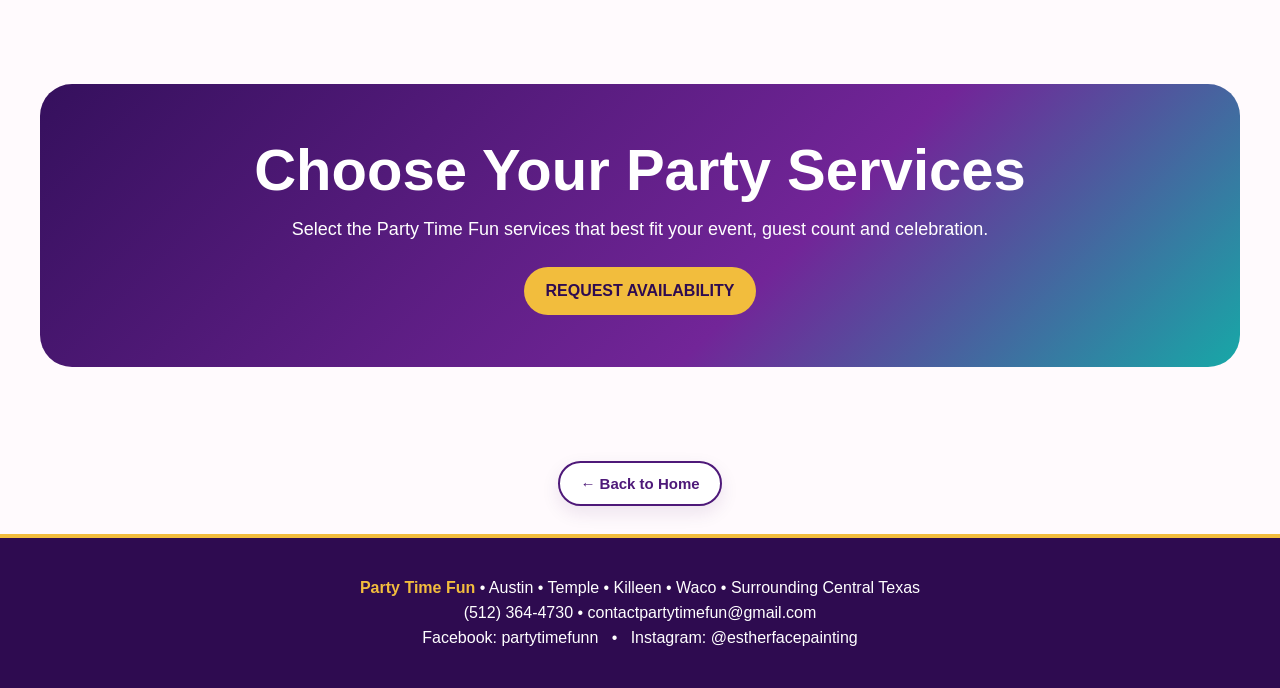
<file: services.html>
<!doctype html><html lang="en"><head><meta charset="utf-8"><meta name="viewport" content="width=device-width,initial-scale=1"><title>Party Time Fun | Services</title><meta name="description" content="Party Time Fun event entertainment in Central Texas."><link rel="stylesheet" href="styles.css?v=20260824-8"><style>.services-collage{max-width:620px;height:auto;background:transparent;border:0;box-shadow:none;overflow:visible}.services-collage img{display:block;width:100%;height:auto;object-fit:contain;object-position:center;border-radius:34px;box-shadow:0 18px 44px rgba(0,0,0,.22)}.packages{margin:78px 0 18px}.packages-intro{text-align:center;max-width:850px;margin:0 auto 34px}.packages-intro h2{font-size:clamp(38px,5vw,58px);color:var(--purple);margin:0 0 12px}.packages-intro p{font-size:18px;line-height:1.65}.package-grid{display:grid;grid-template-columns:repeat(2,minmax(0,1fr));gap:22px}.package-card{position:relative;background:#fff;border-radius:26px;padding:28px;box-shadow:0 14px 38px rgba(65,22,91,.13);border-top:8px solid var(--accent)}.package-card.featured{grid-column:1/-1;background:linear-gradient(135deg,#fff,#fff7fd)}.package-card h3{color:var(--accent);font-size:28px;margin:0 0 10px}.package-card p{line-height:1.6;margin:0 0 16px}.package-list{margin:0 0 20px;padding-left:20px;line-height:1.8;font-weight:700}.package-card .btn{background:var(--accent);color:#fff}.package-note{text-align:center;margin-top:22px;color:#68457c;font-size:14px;font-weight:700}.section img.face-paint-photo{height:520px;object-fit:contain;object-position:center;background:#f7effb;padding:10px}.section img.balloon-twist-photo{width:80%;height:auto;max-height:520px;object-fit:contain;object-position:center;justify-self:center}.section img.glitter-tattoo-photo{width:72%;height:360px;object-fit:cover;object-position:center;justify-self:center;border-radius:24px}.section img.glitter-bar-photo,.section img.airbrush-photo{width:80%;height:300px;justify-self:center}.service-actions{display:flex;gap:10px;flex-wrap:wrap;align-items:center}.see-more-photos{display:inline-block;padding:10px 16px;border:2px solid var(--purple);border-radius:999px;color:var(--purple);background:#fff;text-decoration:none;font-size:13px;font-weight:900;letter-spacing:.02em}.see-more-photos:hover{background:var(--purple);color:#fff}@media(max-width:950px){.services-collage{max-width:700px;height:auto}.services-collage img{height:auto}.section img.balloon-twist-photo{width:70%;max-height:500px}.section img.glitter-tattoo-photo{width:68%;height:340px}}@media(max-width:700px){.package-grid{grid-template-columns:1fr}.package-card.featured{grid-column:auto}}@media(max-width:600px){.services-collage{height:auto}.services-collage img{height:auto;border-radius:24px}.section img.face-paint-photo{height:430px;padding:8px}.section img.balloon-twist-photo{width:90%;height:auto;max-height:none;object-fit:contain}.section img.glitter-tattoo-photo{width:90%;height:300px;object-fit:cover;border-radius:20px}.section img.glitter-bar-photo,.section img.airbrush-photo{width:90%;height:240px}.package-card{padding:22px}.service-actions{gap:8px}.see-more-photos{padding:10px 14px;font-size:13px}}</style><script src="./mobile-nav.js?v=20260821-2" defer></script>
</head><body>
<header class="top"><nav class="nav"><a class="brandmark" href="index.html" aria-label="Party Time Fun home"><span class="brand-name"><span class="party">Party</span><span class="time">Time</span><span class="fun">Fun</span></span><span class="brand-tag">FACE PAINTING &amp; PARTY ENTERTAINMENT</span></a><div class="links"><a href="index.html">HOME</a><a class="active" href="services.html">SERVICES</a><a href="bundles.html">BUNDLES</a><a href="gallery.html">GALLERY</a><a href="about.html">ABOUT US</a><a href="government.html">GOV EVENTS</a><a href="ratings.html">RATINGS</a><a href="book.html">BOOK NOW</a><a href="contact.html">CONTACT</a><a class="book-pill" href="book.html">BOOK NOW</a></div></nav></header>

<section class="hero"><div class="hero-inner"><div><div class="eyebrow">Party Time Fun Services</div><h1>Fun for Every<br>Kind of<br><span>Celebration!</span></h1><p>Five colorful entertainment options for birthdays, schools, festivals, corporate events, community celebrations and private parties.</p></div><div class="hero-photo services-collage"><img src="assets/face-feature.webp?v=20260819-4" alt="Party Time Fun featured face painting"></div></div></section>
<main class="wrap">
<section class="section"><img class="face-paint-photo" src="assets/homepage-main-facepaint.jpg?v=20260819-4" alt="Floral eye face painting with purple and green details"><div><div class="eyebrow" style="color:var(--pink)">Colorful • Creative • Unforgettable</div><h2>Face Painting</h2><p>Bright, beautiful designs that bring smiles to life—from animals and fantasy designs to superheroes and custom event themes.</p><div class="service-actions"><a class="btn btn-primary" href="book.html">BOOK FACE PAINTING</a><a class="see-more-photos" href="gallery.html#gallery-face-painting">SEE MORE PHOTOS →</a></div></div></section>
<section class="section"><div><div class="eyebrow" style="color:var(--teal)">Fun Takes Shape!</div><h2>Balloon Twisting</h2><p>Colorful balloon animals, characters, hats, flowers and specialty pieces created live for guests.</p><div class="service-actions"><a class="btn btn-primary" href="book.html">BOOK BALLOON TWISTING</a><a class="see-more-photos" href="gallery.html#gallery-balloon-twisting">SEE MORE PHOTOS →</a></div></div><img class="balloon-twist-photo" src="assets/Esther-Twisting-Balloon.webp?v=20260824-2" alt="Party Time Fun balloon artist creating balloon sculptures"></section>
<section class="section"><img class="glitter-bar-photo" src="assets/glitter-feature.webp" alt="Glitter bar"><div><div class="eyebrow" style="color:#8e49d2">Add Some Sparkle!</div><h2>Glitter Bar</h2><p>Interactive glitter designs for faces, hair, beards and other creative applications, perfect for celebrations that need extra shine.</p><div class="service-actions"><a class="btn btn-primary" href="book.html">BOOK THE GLITTER BAR</a><a class="see-more-photos" href="gallery.html#gallery-glitter-bar">SEE MORE PHOTOS →</a></div></div></section>
<section class="section"><div><div class="eyebrow" style="color:#bf8b10">Sparkle That Lasts</div><h2>Glitter Tattoos</h2><p>Fun glitter tattoos in flowers, dolphins, stars, sports themes and bold graphic designs.</p><div class="service-actions"><a class="btn btn-primary" href="book.html">BOOK GLITTER TATTOOS</a><a class="see-more-photos" href="gallery.html#gallery-glitter-tattoos">SEE MORE PHOTOS →</a></div></div><img class="glitter-tattoo-photo" src="assets/Glitter-Tattoo1.webp?v=20260824-5" alt="Colorful sparkling glitter tattoo design"></section>
<section class="section"><img class="airbrush-photo" src="assets/Airbrush Rose.webp?v=20260824-1" alt="Airbrush rose tattoo design"><div><div class="eyebrow" style="color:#3697d4">Bold Looks • Custom Designs</div><h2>Airbrush Tattoos</h2><p>Bold, colorful airbrush tattoo designs applied quickly with stencils, featuring many themes and creative styles.</p><div class="service-actions"><a class="btn btn-primary" href="book.html">BOOK AIRBRUSH TATTOOS</a><a class="see-more-photos" href="gallery.html#gallery-temporary-tattoo-designs">SEE MORE PHOTOS →</a></div></div></section>


</main>
<section class="cta"><h2>Choose Your Party Services</h2><p>Select the Party Time Fun services that best fit your event, guest count and celebration.</p><a class="btn btn-secondary" href="book.html">REQUEST AVAILABILITY</a></section>
<footer><p><strong>Party Time Fun</strong> • Austin • Temple • Killeen • Waco • Surrounding Central Texas</p>
<p><a href="tel:+15123644730">(512) 364-4730</a> • <a href="mailto:contactpartytimefun@gmail.com">contactpartytimefun@gmail.com</a></p>
<p><a href="https://facebook.com/partytimefunn" target="_blank" rel="noopener">Facebook: partytimefunn</a> &nbsp; • &nbsp; <a href="https://instagram.com/estherfacepainting" target="_blank" rel="noopener">Instagram: @estherfacepainting</a></p></footer></body></html>
</file>
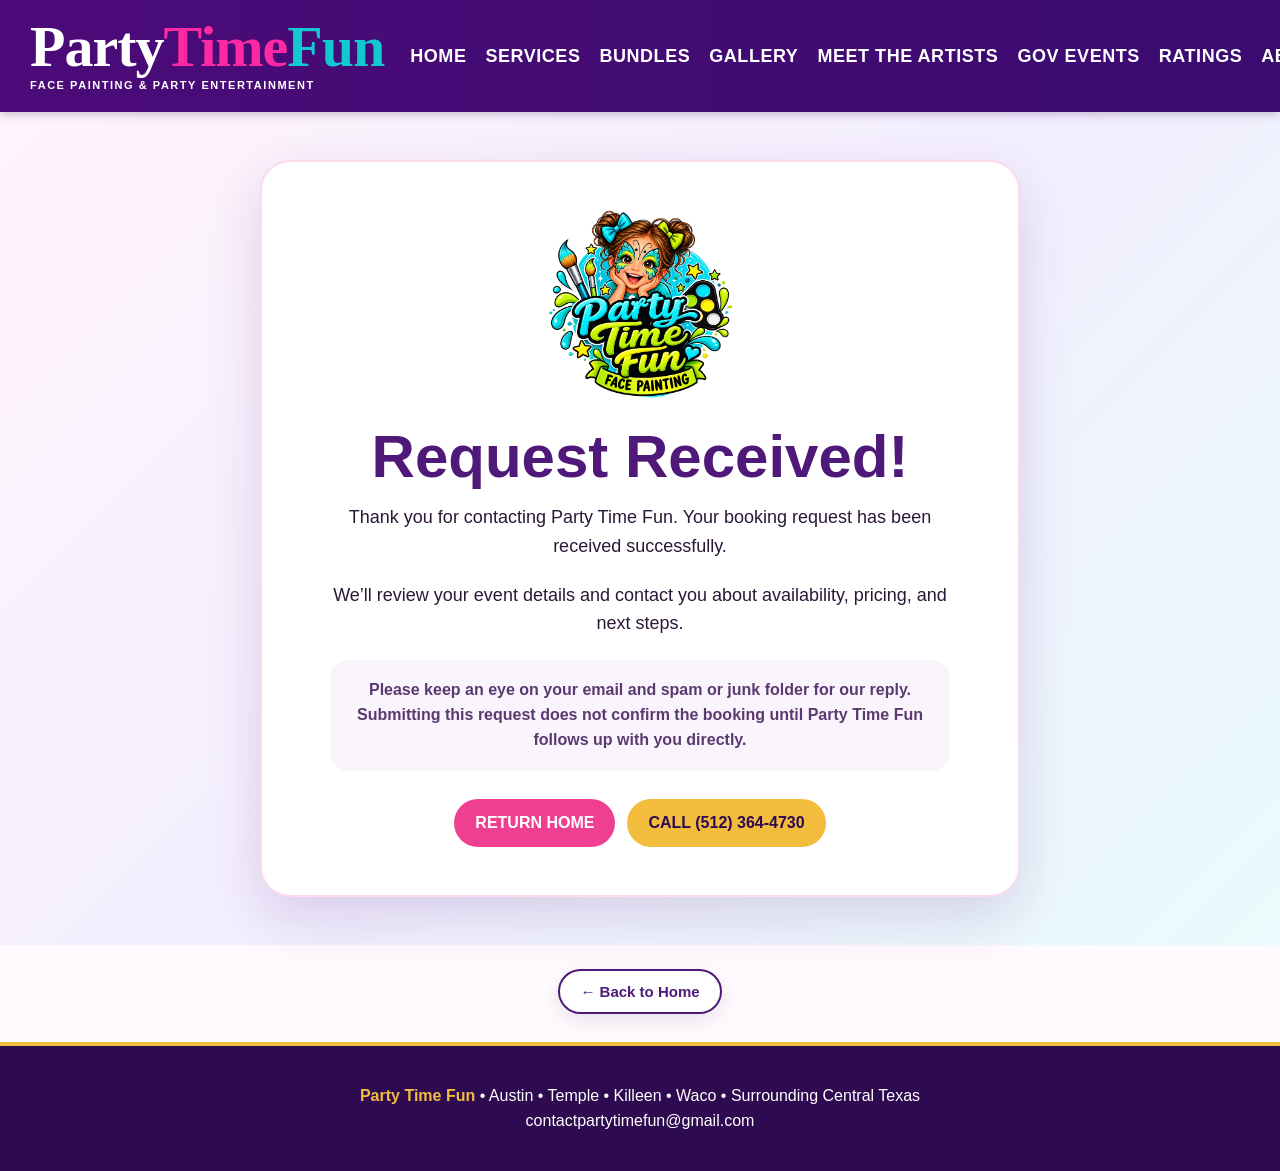
<file: thanks.html>
<!doctype html>
<html lang="en">
<head>
<meta charset="utf-8">
<meta name="viewport" content="width=device-width,initial-scale=1">
<title>Request Received | Party Time Fun</title>
<meta name="robots" content="noindex">
<meta name="referrer" content="strict-origin-when-cross-origin">
<meta http-equiv="Permissions-Policy" content="camera=(), microphone=(), geolocation=(), payment=()">
<meta http-equiv="Content-Security-Policy" content="default-src 'self'; img-src 'self' data:; style-src 'self' 'unsafe-inline'; base-uri 'self'; object-src 'none'; upgrade-insecure-requests">
<link rel="stylesheet" href="styles.css?v=20260824-8">
<style>
.confirmation{min-height:70vh;display:grid;place-items:center;padding:48px 20px;background:linear-gradient(135deg,#fff4fb,#f3efff,#e9fbfc)}
.confirmation-card{width:min(760px,100%);text-align:center;background:#fff;border-radius:30px;padding:48px 30px;box-shadow:0 20px 55px rgba(78,25,121,.16);border:2px solid rgba(238,63,145,.18)}
.confirmation-card img{width:190px;max-width:65%;height:auto}
.confirmation-card h1{color:#4e1979;font-size:clamp(36px,7vw,60px);margin:18px 0 12px}
.confirmation-card p{font-size:18px;line-height:1.6;max-width:620px;margin:0 auto 20px}
.confirmation-note{max-width:620px;margin:22px auto 28px;padding:18px 20px;border-radius:18px;background:#faf5fc;color:#5b3970;line-height:1.55;font-weight:700}
.confirmation-actions{display:flex;gap:12px;justify-content:center;flex-wrap:wrap}
</style>
<script src="./mobile-nav.js?v=20260821-2" defer></script>
</head>
<body>
<header class="top"><nav class="nav"><a class="brandmark" href="index.html" aria-label="Party Time Fun home"><span class="brand-name"><span class="party">Party</span><span class="time">Time</span><span class="fun">Fun</span></span><span class="brand-tag">FACE PAINTING &amp; PARTY ENTERTAINMENT</span></a><div class="links"><a href="index.html">HOME</a><a href="services.html">SERVICES</a><a href="bundles.html">BUNDLES</a><a href="gallery.html">GALLERY</a><a href="about.html">ABOUT US</a><a href="government.html">GOV EVENTS</a><a href="ratings.html">RATINGS</a><a href="book.html">BOOK NOW</a><a href="contact.html">CONTACT</a><a class="book-pill" href="book.html">BOOK NOW</a></div></nav></header>
<main class="confirmation"><section class="confirmation-card">
<img src="assets/logo-transparent-v2.png" alt="Party Time Fun logo">
<h1>Request Received!</h1>
<p>Thank you for contacting Party Time Fun. Your booking request has been received successfully.</p>
<p>We’ll review your event details and contact you about availability, pricing, and next steps.</p>
<div class="confirmation-note">Please keep an eye on your email and spam or junk folder for our reply. Submitting this request does not confirm the booking until Party Time Fun follows up with you directly.</div>
<div class="confirmation-actions"><a class="btn btn-primary" href="index.html">RETURN HOME</a><a class="btn btn-secondary" href="tel:+15123644730">CALL (512) 364-4730</a></div>
</section></main>
<footer><p><strong>Party Time Fun</strong> • Austin • Temple • Killeen • Waco • Surrounding Central Texas</p><p><a href="mailto:contactpartytimefun@gmail.com">contactpartytimefun@gmail.com</a></p></footer>
</body>
</html>
</file>
<file: styles.css>
:root{--purple:#4e1979;--deep:#2e0b50;--pink:#ee3f91;--teal:#19b9b5;--gold:#f2bd3d;--ink:#2b1838;--paper:#fffafd}*{box-sizing:border-box}html{scroll-behavior:smooth}body{margin:0;font-family:Arial,Helvetica,sans-serif;color:var(--ink);background:#fffafd}a{text-decoration:none;color:inherit}.top{position:sticky;top:0;z-index:50;background:rgba(46,11,80,.97);color:white;border-bottom:3px solid var(--gold);backdrop-filter:blur(10px)}.nav{max-width:1320px;margin:auto;display:flex;align-items:center;padding:8px 24px;gap:20px}.logo{width:230px;height:auto;max-height:118px;object-fit:contain;background:transparent;border-radius:0;padding:0;flex:0 0 auto}.links{margin-left:auto;display:flex;justify-content:flex-end;gap:14px;align-items:center;font-size:14px;font-weight:800;white-space:nowrap}.links a{display:inline-flex;align-items:center;justify-content:center}.links a:hover,.links .active{color:var(--gold)}.book-pill{background:var(--pink);color:white!important;padding:10px 13px;border-radius:999px;margin-left:2px}.hero{position:relative;overflow:hidden;background:radial-gradient(circle at 15% 20%,rgba(238,63,145,.38),transparent 29%),radial-gradient(circle at 86% 15%,rgba(25,185,181,.32),transparent 28%),linear-gradient(135deg,#301050,#67218f 64%,#138f91);color:white}.hero-inner{max-width:1240px;margin:auto;padding:58px 28px 66px;display:grid;grid-template-columns:.94fr 1.06fr;gap:50px;align-items:center}.hero-photo{width:100%;max-width:560px;height:360px;justify-self:end;overflow:hidden;border-radius:28px;border:6px solid rgba(255,255,255,.92);box-shadow:0 18px 44px rgba(0,0,0,.24);background:#fff}.hero-photo img{display:block;width:100%;height:100%;object-fit:cover;object-position:center 35%}.eyebrow{color:var(--gold);font-size:13px;font-weight:900;letter-spacing:.16em;text-transform:uppercase}.hero h1{font-size:clamp(50px,6.5vw,84px);line-height:.96;margin:12px 0 20px}.hero h1 span{color:#ff74ba}.hero p{font-size:19px;line-height:1.65;max-width:650px}.trust-row{display:flex;flex-wrap:wrap;gap:10px 18px;margin-top:22px;font-size:14px;font-weight:800}.hero-collage{position:relative;min-height:500px;max-width:620px;width:100%;justify-self:end}.hero-collage figure{margin:0;position:absolute;overflow:hidden;border:7px solid #fff;border-radius:24px;box-shadow:0 18px 44px rgba(0,0,0,.25);background:#fff}.hero-collage img{width:100%;height:100%;object-fit:cover;display:block}.collage-main{left:0;top:44px;width:57%;height:382px;transform:rotate(-2deg)}.collage-top{right:1%;top:5px;width:36%;height:176px;transform:rotate(4deg)}.collage-mid{right:3%;top:192px;width:38%;height:164px;transform:rotate(-3deg)}.collage-bottom{right:9%;bottom:8px;width:35%;height:142px;transform:rotate(3deg)}.collage-main img{object-position:center 28%}.collage-top img{object-position:center center}.collage-mid img{object-position:center 38%}.collage-bottom img{object-position:center center}.collage-badge{position:absolute;left:37%;bottom:14px;z-index:5;background:linear-gradient(135deg,var(--teal),#0b8c91);color:#fff;border:5px solid #fff;border-radius:22px;padding:13px 17px;box-shadow:0 14px 32px rgba(0,0,0,.22);font-weight:800;transform:rotate(-2deg);max-width:190px}.collage-badge strong{color:#ffe06e;font-size:23px}.collage-badge span{font-size:13px}.btns{display:flex;flex-wrap:wrap;gap:12px;margin-top:26px}.btn{display:inline-block;padding:15px 21px;border-radius:999px;font-weight:900}.btn-primary{background:var(--pink);color:white}.btn-secondary{background:var(--gold);color:var(--deep)}.wrap{max-width:1200px;margin:auto;padding:68px 28px}.center{text-align:center;max-width:900px;margin:auto}.center h2,.section h2{font-size:clamp(38px,5vw,55px);color:var(--purple);margin:0 0 13px}.goldline{height:5px;width:105px;background:var(--gold);border-radius:8px;margin:16px auto 28px}.cards{display:grid;grid-template-columns:repeat(5,1fr);gap:17px;margin-top:42px}.card{background:white;border-radius:22px;padding:24px 20px;box-shadow:0 12px 32px rgba(64,20,89,.12);border-top:7px solid var(--accent)}.card h3{color:var(--accent);margin:7px 0 10px}.card p{line-height:1.55;font-size:14px}.section{display:grid;grid-template-columns:1fr 1fr;gap:44px;align-items:center;margin:72px 0}.section img{width:100%;height:360px;object-fit:cover;object-position:center center;border-radius:28px;box-shadow:0 15px 40px rgba(65,22,91,.16)}.section p{font-size:18px;line-height:1.7}.pills{display:flex;flex-wrap:wrap;gap:9px;margin-top:18px}.pill{background:#f4eafb;color:var(--purple);font-weight:800;padding:9px 13px;border-radius:999px;font-size:13px}.cta{max-width:1200px;margin:0 auto 70px;padding:52px 30px;border-radius:32px;text-align:center;color:white;background:linear-gradient(135deg,#35105d,#722598 62%,#17a8a7)}.cta h2{font-size:clamp(38px,5vw,58px);margin:0 0 12px}.cta p{font-size:18px;line-height:1.6;max-width:760px;margin:0 auto 24px}footer{background:var(--deep);color:white;text-align:center;padding:34px 20px;border-top:4px solid var(--gold)}footer strong{color:var(--gold)}footer p{margin:7px}.gallery-category{background:white;border-radius:28px;margin-bottom:42px;padding:26px;box-shadow:0 17px 48px rgba(62,20,88,.14);border-top:8px solid var(--accent)}.gallery-category h2{text-align:center;color:var(--purple);font-size:clamp(34px,4vw,50px);margin:4px 0 22px}.gallery-grid{display:grid;grid-template-columns:1.1fr 1fr;gap:16px;align-items:start}.support-grid{display:grid;grid-template-columns:1fr 1fr;gap:16px}.support-grid.two{grid-template-columns:1fr 1fr}.tile{position:relative;margin:0;border-radius:20px;overflow:hidden;height:210px;background:#eee;box-shadow:0 8px 22px rgba(45,16,75,.13)}.tile.featured{height:436px}.tile img,.tile .gallery-png{position:absolute;inset:0;width:100%;height:100%;object-fit:cover;object-position:center 35%;border-radius:0}.tile:after{content:"";position:absolute;inset:54% 0 0;background:linear-gradient(transparent,rgba(30,5,48,.84))}.tile figcaption{position:absolute;left:0;right:0;bottom:0;z-index:2;color:white;padding:17px}.tile strong{display:block;font-size:18px;margin-bottom:4px}.tile span{font-size:13px;line-height:1.35}.form-layout{max-width:1240px;margin:auto;padding:58px 28px 75px;display:grid;grid-template-columns:.72fr 1.28fr;gap:30px}.info-panel{background:linear-gradient(155deg,#35105d,#67208d 65%,#169393);color:white;border-radius:30px;padding:32px;height:max-content;position:sticky;top:103px}.info-panel strong{display:block;color:var(--gold);margin-bottom:5px}.info-panel .row{margin:21px 0}.form-card{background:white;border-radius:30px;padding:34px;box-shadow:0 18px 50px rgba(67,22,93,.14);border-top:8px solid var(--pink)}.form-card h1{color:var(--purple);font-size:45px;margin:0 0 7px}.form-grid{display:grid;grid-template-columns:1fr 1fr;gap:18px}.field{display:flex;flex-direction:column;gap:7px}.field.full{grid-column:1/-1}label{font-weight:800;font-size:14px}input,select,textarea{padding:14px;border:1.5px solid #dccfe3;border-radius:14px;font:inherit;background:#fff}textarea{min-height:130px}.checks{display:grid;grid-template-columns:1fr 1fr;gap:10px;background:#faf5fc;padding:16px;border-radius:16px}.checks label{font-weight:700}.checks input{width:auto;accent-color:var(--pink)}.submit{width:100%;border:0;border-radius:999px;padding:17px;background:linear-gradient(90deg,var(--pink),#cf369e);color:#fff;font-size:17px;font-weight:900;cursor:pointer}.contact-grid{display:grid;grid-template-columns:repeat(2,1fr);gap:22px;margin-top:38px}.contact-card{background:white;padding:30px;border-radius:24px;box-shadow:0 12px 32px rgba(65,22,91,.12);border-top:7px solid var(--accent)}.contact-card h3{color:var(--accent);font-size:24px;margin-top:0}@media(max-width:1180px){.nav{gap:12px;padding-left:16px;padding-right:16px}.links{gap:8px;font-size:12px}.book-pill{padding:9px 11px}.logo{width:290px;max-height:126px}}@media(max-width:1050px){.links a:not(.book-pill){display:none}.links{font-size:13px}.logo{width:275px;max-height:120px}.nav{justify-content:space-between}}@media(max-width:950px){.hero-inner,.section,.form-layout{grid-template-columns:1fr}.hero-inner{padding-top:44px;gap:24px}.cards{grid-template-columns:repeat(2,1fr)}.gallery-grid{grid-template-columns:1fr}.support-grid.two{grid-template-columns:1fr 1fr}.info-panel{position:static}.hero-photo{justify-self:center;max-width:620px;height:340px}.hero-collage{min-height:440px;max-width:620px;justify-self:center;margin:4px auto 0}.collage-main{height:340px;top:38px}.collage-top{height:156px}.collage-mid{top:169px;height:146px}.collage-bottom{height:124px}.collage-badge{bottom:4px}}@media(max-width:600px){.cards,.support-grid,.support-grid.two,.form-grid,.checks,.contact-grid{grid-template-columns:1fr}.wrap,.form-layout{padding-left:18px;padding-right:18px}.gallery-category{padding:16px}.tile.featured,.tile{height:260px}.tile img,.tile .gallery-png{object-position:center 32%}.hero-inner{padding:36px 18px 48px;gap:26px}.hero h1{font-size:clamp(42px,14vw,60px)}.hero p{font-size:17px}.hero-photo{height:260px;border-width:4px;border-radius:20px}.hero-collage{display:grid;grid-template-columns:1.18fr .82fr;grid-template-rows:145px 145px 120px;gap:10px;min-height:0;max-width:470px;padding:0 2px 52px}.hero-collage figure{position:relative;inset:auto!important;width:auto!important;height:auto!important;transform:none!important;border-width:5px;border-radius:18px}.collage-main{grid-column:1;grid-row:1/3}.collage-top{grid-column:2;grid-row:1}.collage-mid{grid-column:2;grid-row:2}.collage-bottom{grid-column:1/3;grid-row:3}.collage-main img{object-position:center 24%}.collage-top img{object-position:center center}.collage-mid img{object-position:center 36%}.collage-bottom img{object-position:center 48%}.collage-badge{left:50%;bottom:0;transform:translateX(-50%);width:max-content;max-width:82%;padding:10px 14px;border-width:4px;border-radius:18px;text-align:center;white-space:normal}.collage-badge strong{font-size:19px}.collage-badge span{font-size:12px}.logo{width:200px;max-height:96px}.nav{gap:8px;padding:6px 12px}.book-pill{padding:9px 11px;font-size:12px}.section img{height:280px}}
/* Shared interior-page header spacing and branding. */
.logo{width:340px;max-height:142px}
.nav{min-height:154px;padding-top:7px;padding-bottom:7px}
@media(max-width:1180px){.logo{width:290px;max-height:126px}.nav{min-height:140px}}
@media(max-width:1050px){.logo{width:275px;max-height:120px}.nav{min-height:134px}}
@media(max-width:600px){.logo{width:200px;max-height:96px}.nav{min-height:106px}}

/* Synchronized site header */
.top{background:linear-gradient(90deg,#4b0b78,#3b0b70);border-bottom:0;box-shadow:0 2px 10px rgba(43,5,71,.25)}.top .nav{max-width:1400px;min-height:112px;padding:0 30px;gap:26px}.brandmark{text-decoration:none;display:flex;flex-direction:column;line-height:.9;min-width:290px;flex:0 0 auto}.brand-name{font-family:"Brush Script MT","Segoe Script",cursive;font-size:58px;font-weight:900;letter-spacing:-1px}.brand-name .party{color:#fff}.brand-name .time{color:#ff2aa3}.brand-name .fun{color:#12c8d1}.brand-tag{margin-top:8px;color:#fff;font-size:11px;font-weight:900;letter-spacing:.14em}.top .links{margin-left:auto;display:flex;align-items:center;justify-content:flex-end;gap:19px;font-size:18px;font-weight:800;letter-spacing:.03em;white-space:nowrap}.top .links a{color:#fff}.top .links a.active{color:#ffe32a;border-bottom:2px solid #ffe32a;padding-bottom:7px}.top .links a:hover{color:#ffe32a}.top .book-pill{background:#f51b9a;color:#fff!important;border-radius:999px;padding:13px 20px;box-shadow:0 6px 18px rgba(245,27,154,.35);margin-left:0}@media(max-width:1050px){.top .nav{flex-wrap:wrap;justify-content:center;padding:10px 18px}.top .links{width:100%;margin-left:0;justify-content:center;gap:10px 18px;flex-wrap:wrap}}@media(max-width:700px){.brandmark{min-width:auto}.brand-name{font-size:38px}.brand-tag{font-size:7px}.top .links a{font-size:14px}.top .book-pill{padding:8px 12px}}

/* Accessible mobile navigation */
.mobile-menu-toggle{display:none;border:2px solid rgba(255,255,255,.9);border-radius:999px;padding:10px 16px;background:#f51b9a;color:#fff;font:inherit;font-size:14px;font-weight:900;letter-spacing:.04em;cursor:pointer;box-shadow:0 6px 18px rgba(245,27,154,.32)}
.mobile-menu-toggle span{font-size:18px;line-height:1}
@media(max-width:1050px){.top .nav{position:relative;flex-direction:row;flex-wrap:wrap;justify-content:space-between;align-items:center}.mobile-menu-toggle{display:inline-flex;align-items:center;justify-content:center;gap:8px}.top .links,.home-theme .top .links{display:flex!important;width:100%;margin:6px 0 0!important;padding:10px;flex-direction:column;flex-wrap:nowrap;align-items:stretch;justify-content:flex-start;gap:5px;border-radius:18px;background:rgba(46,11,80,.98);box-shadow:0 12px 28px rgba(25,3,45,.28)}.top .nav.mobile-menu-ready .links,.home-theme .top .nav.mobile-menu-ready .links{display:none!important}.top .nav.mobile-menu-ready .links.mobile-open,.home-theme .top .nav.mobile-menu-ready .links.mobile-open{display:flex!important}.top .links a,.top .links a:not(.book-pill),.home-theme .top .links a{display:flex!important;width:100%;min-height:44px;padding:11px 14px;border:0!important;border-radius:12px;font-size:16px;text-align:center}.top .links a.active{background:rgba(255,227,42,.14)}.top .book-pill{margin:4px 0 0!important;padding:11px 14px!important}}
@media(max-width:420px){.brand-name{font-size:34px}.brand-tag{letter-spacing:.08em}.mobile-menu-toggle{padding:9px 12px;font-size:13px}}

/* Book Now mobile balance and overflow fix */
@media(max-width:600px){.form-layout{display:block;width:100%;max-width:100%;margin:0 auto;padding:34px 14px 54px;overflow-x:hidden}.form-layout>*{width:100%;max-width:100%;min-width:0;margin-left:auto;margin-right:auto}.info-panel{padding:24px 20px;border-radius:22px;margin-bottom:22px}.form-card{width:100%;max-width:100%;min-width:0;padding:24px 16px;border-radius:22px;overflow:hidden}.form-card h1{font-size:clamp(32px,10vw,40px);line-height:1.05}.form-grid,.field,.field.full,.checks{width:100%;max-width:100%;min-width:0}.field.full{grid-column:auto}input,select,textarea,.submit{display:block;width:100%;max-width:100%;min-width:0}select{white-space:normal;text-overflow:ellipsis}.checks{padding:13px}.hero-inner>div{min-width:0}.hero h2{font-size:clamp(38px,12vw,52px)!important;line-height:1!important;overflow-wrap:anywhere}}

/* Larger synchronized mobile Party Time Fun branding */
@media(max-width:700px){.top .brandmark{display:flex;flex-direction:column;justify-content:center;min-width:0}.top .brand-name{font-size:44px;line-height:.9;white-space:nowrap}.top .brand-tag{margin-top:8px;font-size:13px;line-height:1.2;letter-spacing:.025em;white-space:nowrap;font-weight:900}}
@media(max-width:420px){.top .brand-name{font-size:40px}.top .brand-tag{font-size:12px;letter-spacing:.015em}}

/* Hide header Book Now links on desktop; mobile keeps the booking pill. */
@media(min-width:1051px){.top .links a[href$="book.html"]{display:none!important}}

/* Standardized desktop header branding across all pages. */
@media(min-width:1051px){.top .brand-name,.home-theme .top .brand-name{font-size:58px!important}.top .brand-tag,.home-theme .top .brand-tag{font-size:11px!important}}

/* Keep About Us immediately above Contact in every navigation layout. */
.top .links a[href$="about.html"]{order:90}
.top .links a[href$="contact.html"]{order:91}
.top .links .book-pill{order:92}
</file>
